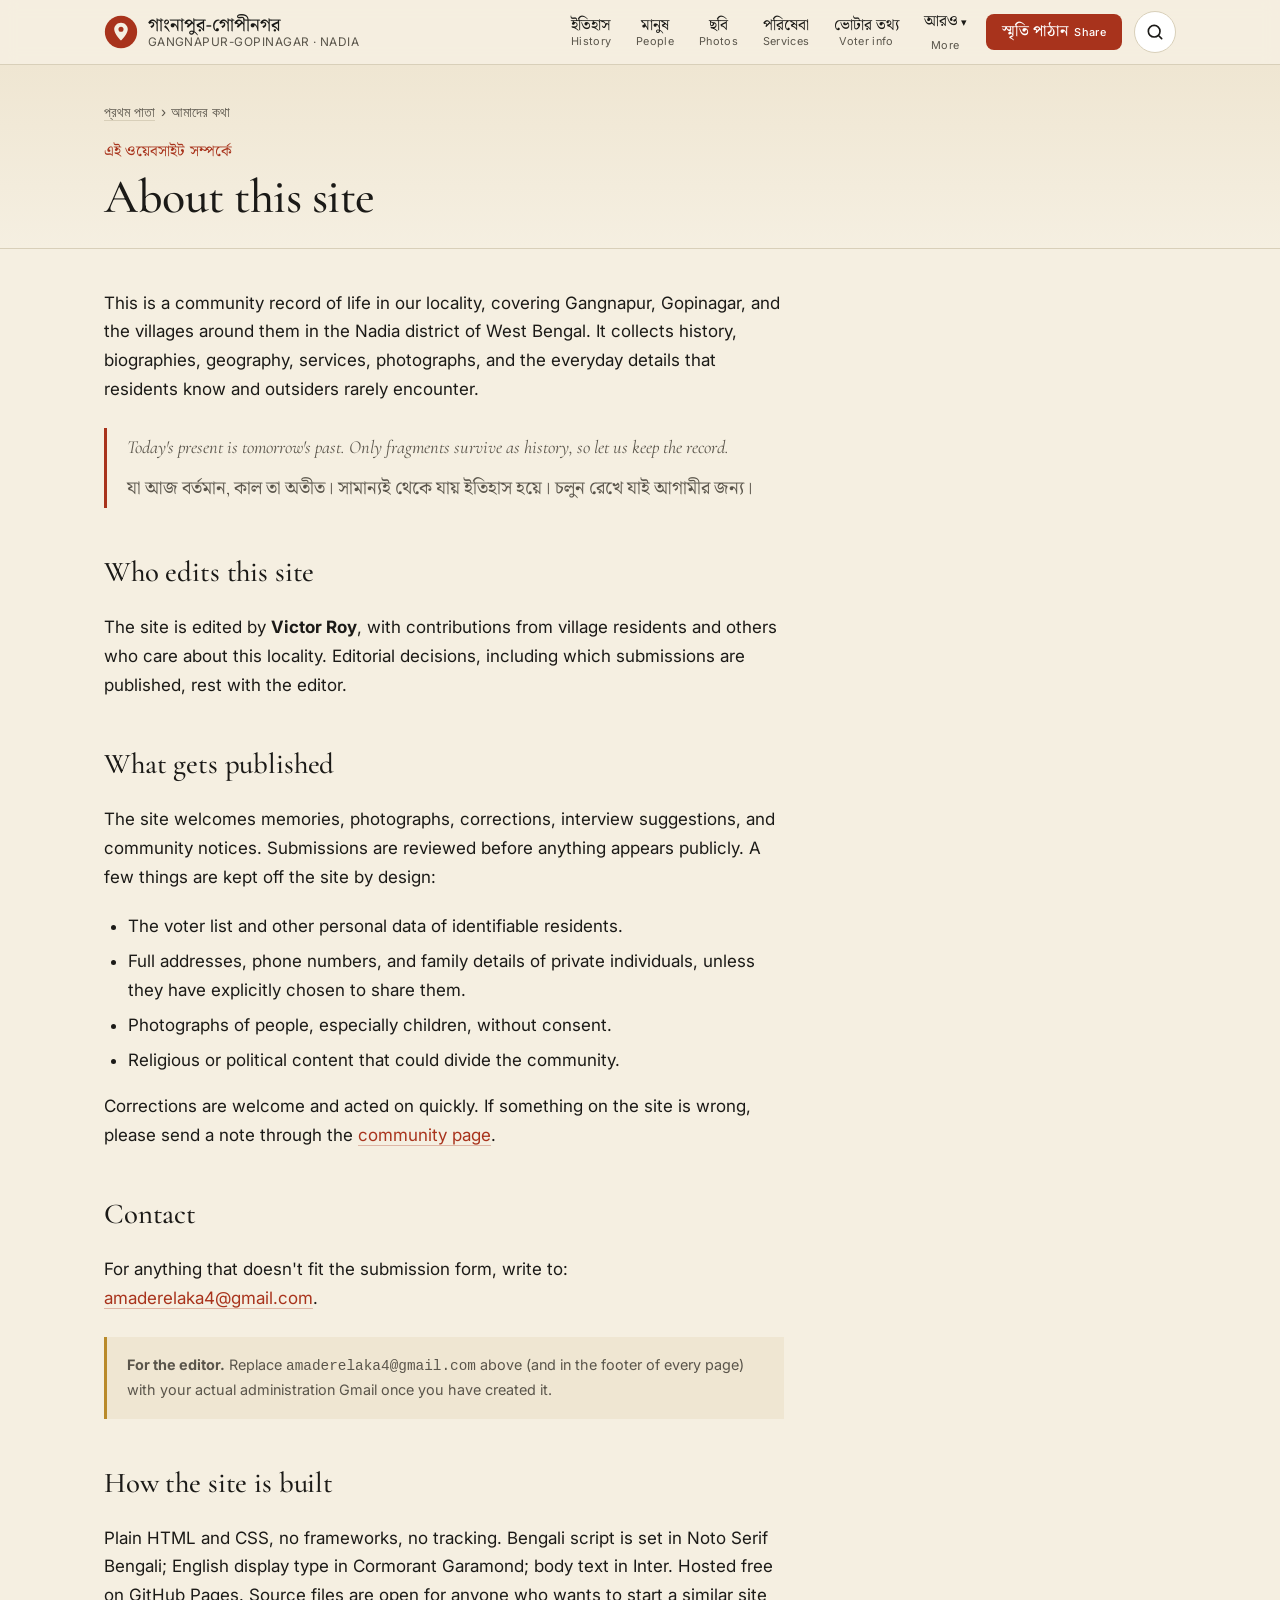
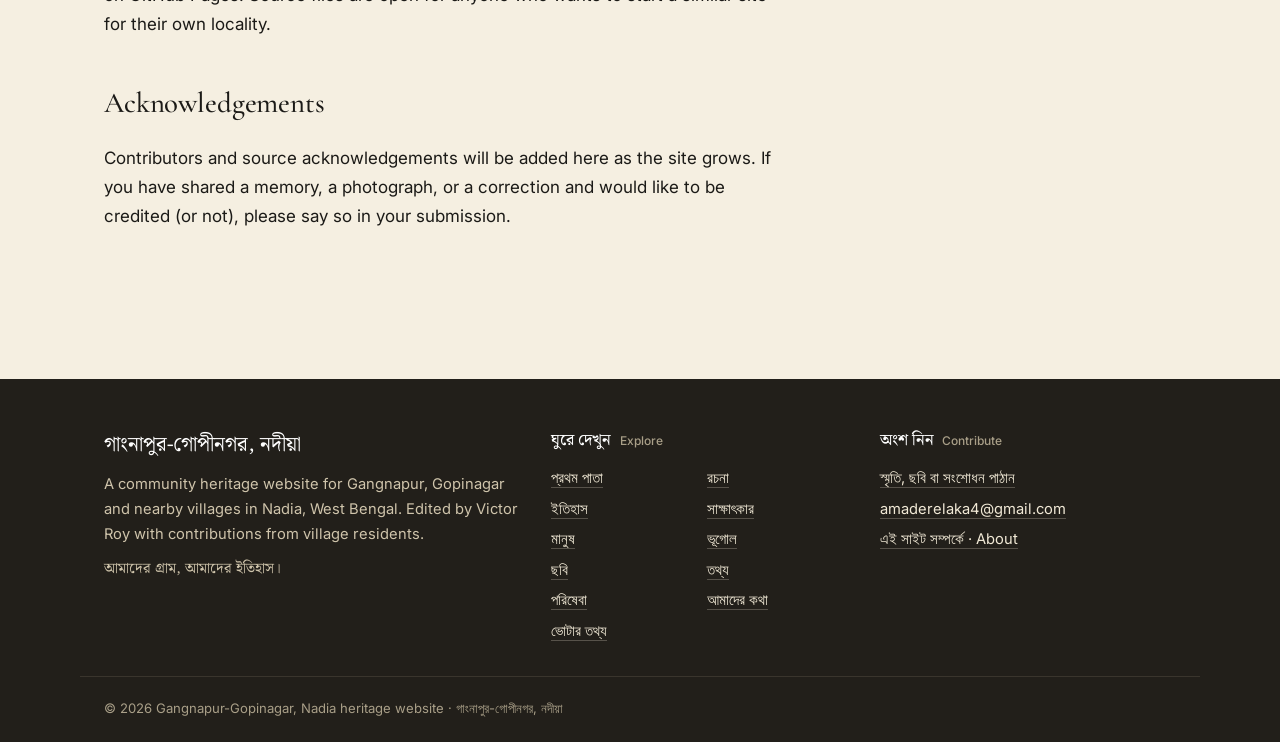
<file: about.html>
<!DOCTYPE html>
<html lang="en">
<head>
<meta charset="UTF-8">
<meta name="viewport" content="width=device-width, initial-scale=1">
<title>About the Gangnapur-Gopinagar heritage website | আমাদের সম্পর্কে</title>
<meta name="description" content="About this community heritage website for Gangnapur, Gopinagar and nearby villages in Nadia, West Bengal: who edits it and what it publishes.">
<link rel="canonical" href="https://gangnapur-gopinagar.github.io/about.html">
<meta property="og:type" content="website">
<meta property="og:site_name" content="Gangnapur-Gopinagar, Nadia | গাংনাপুর-গোপীনগর, নদীয়া">
<meta property="og:title" content="About the Gangnapur-Gopinagar heritage website | আমাদের সম্পর্কে">
<meta property="og:description" content="About this community heritage website for Gangnapur, Gopinagar and nearby villages in Nadia, West Bengal: who edits it and what it publishes.">
<meta property="og:url" content="https://gangnapur-gopinagar.github.io/about.html">
<meta property="og:image" content="https://gangnapur-gopinagar.github.io/images/GopinagarGangnapurHandDrawnMap.jpg">
<meta property="og:locale" content="bn_IN">
<meta property="og:locale:alternate" content="en_IN">
<meta name="twitter:card" content="summary_large_image">
<link rel="preconnect" href="https://fonts.googleapis.com">
<link rel="preconnect" href="https://fonts.gstatic.com" crossorigin>
<link href="https://fonts.googleapis.com/css2?family=Cormorant+Garamond:ital,wght@0,400;0,500;1,400&family=Inter:wght@400;500&family=Noto+Serif+Bengali:wght@400;500&display=swap" rel="stylesheet">
<link rel="stylesheet" href="css/style.css">
</head>
<body>

<a class="skip-link" href="#main">মূল অংশে যান · Skip to content</a>
<!-- ============================================================
     SHARED HEADER (same on every page; generated by the redesign)
     To mark the current page, add class="active" to its link.
     ============================================================ -->
<header class="site-header">
  <div class="wrap header-bar">
    <a class="brand" href="index.html" aria-label="Gangnapur-Gopinagar, Nadia: home">
      <svg viewBox="0 0 40 40" aria-hidden="true"><circle cx="20" cy="20" r="19" fill="#A8331C"/><path d="M20 9c-4.4 0-8 3.4-8 7.8 0 5.6 8 13.2 8 13.2s8-7.6 8-13.2C28 12.4 24.4 9 20 9zm0 10.8a3 3 0 110-6 3 3 0 010 6z" fill="#F5EFE1"/></svg>
      <span class="brand-text"><span class="brand-bn">গাংনাপুর-গোপীনগর</span><span class="brand-en">Gangnapur-Gopinagar · Nadia</span></span>
    </a>
    <nav id="site-nav" class="site-nav" aria-label="Primary">
      <ul>
        <li><a href="history.html"><span class="nb">ইতিহাস</span><span class="ne">History</span></a></li>
        <li><a href="people.html"><span class="nb">মানুষ</span><span class="ne">People</span></a></li>
        <li><a href="gallery.html"><span class="nb">ছবি</span><span class="ne">Photos</span></a></li>
        <li><a href="services.html"><span class="nb">পরিষেবা</span><span class="ne">Services</span></a></li>
        <li><a href="voter.html"><span class="nb">ভোটার তথ্য</span><span class="ne">Voter info</span></a></li>
        <li class="nav-more">
          <button type="button" class="more-btn" aria-expanded="false"><span class="nb">আরও</span><span class="ne">More</span></button>
          <ul class="more-menu">
            <li><a href="writings.html"><span class="nb">রচনা</span><span class="ne">Writings</span></a></li>
            <li><a href="interviews.html"><span class="nb">সাক্ষাৎকার</span><span class="ne">Interviews</span></a></li>
            <li><a href="geography.html"><span class="nb">ভূগোল</span><span class="ne">Geography</span></a></li>
            <li><a href="facts.html"><span class="nb">তথ্য</span><span class="ne">Facts</span></a></li>
            <li><a href="about.html" class="active" aria-current="page"><span class="nb">আমাদের কথা</span><span class="ne">About</span></a></li>
          </ul>
        </li>
        <li class="nav-cta"><a class="btn" href="community.html"><span class="nb">স্মৃতি পাঠান</span><span class="ne">Share</span></a></li>
      </ul>
    </nav>
    <button type="button" class="icon-btn search-toggle" aria-label="খুঁজুন · Search" aria-controls="site-search" aria-expanded="false"><svg viewBox="0 0 24 24" fill="none" stroke="currentColor" stroke-width="2" stroke-linecap="round" aria-hidden="true"><circle cx="11" cy="11" r="7"/><path d="M20 20l-3.5-3.5"/></svg></button>
    <button type="button" class="icon-btn menu-toggle" aria-label="মেনু · Menu" aria-controls="site-nav" aria-expanded="false"><svg viewBox="0 0 24 24" fill="none" stroke="currentColor" stroke-width="2" stroke-linecap="round" aria-hidden="true"><path d="M4 7h16M4 12h16M4 17h16"/></svg></button>
  </div>
  <div id="site-search" class="search-panel" hidden>
    <div class="wrap">
      <form class="search-form" role="search" data-results="#search-results-top">
        <label class="visually-hidden" for="q-top">Search this site</label>
        <input id="q-top" type="search" autocomplete="off" placeholder="খুঁজুন: দেবলগড়, স্কুল, ভোটার… · Search">
        <button type="submit">খুঁজুন</button>
      </form>
      <div id="search-results-top" class="search-results" aria-live="polite"></div>
    </div>
  </div>
</header>
<!-- END SHARED HEADER --><main id="main">

  <header class="page-head">
    <div class="wrap">
      <nav class="breadcrumb" aria-label="Breadcrumb"><a href="index.html">প্রথম পাতা</a><span aria-hidden="true">›</span><span>আমাদের কথা</span></nav>
      <p class="page-eyebrow">এই ওয়েবসাইট সম্পর্কে</p>
      <h1 class="page-title">About this site</h1>
    </div>
  </header>

  <div class="wrap">
    <article class="prose">

      <p>
        This is a community record of life in our locality, covering Gangnapur, Gopinagar, and the villages around them in the Nadia district of West Bengal. It collects history, biographies, geography, services, photographs, and the everyday details that residents know and outsiders rarely encounter.
      </p>

      <blockquote>
        Today's present is tomorrow's past. Only fragments survive as history, so let us keep the record.
        <span class="bangla" style="display:block; margin-top:0.6rem; font-style:normal;">যা আজ বর্তমান, কাল তা অতীত। সামান্যই থেকে যায় ইতিহাস হয়ে। চলুন রেখে যাই আগামীর জন্য।</span>
      </blockquote>

      <h2>Who edits this site</h2>
      <p>
        The site is edited by <strong>Victor Roy</strong>, with contributions from village residents and others who care about this locality. Editorial decisions, including which submissions are published, rest with the editor.
      </p>

      <h2>What gets published</h2>
      <p>
        The site welcomes memories, photographs, corrections, interview suggestions, and community notices. Submissions are reviewed before anything appears publicly. A few things are kept off the site by design:
      </p>
      <ul>
        <li>The voter list and other personal data of identifiable residents.</li>
        <li>Full addresses, phone numbers, and family details of private individuals, unless they have explicitly chosen to share them.</li>
        <li>Photographs of people, especially children, without consent.</li>
        <li>Religious or political content that could divide the community.</li>
      </ul>
      <p>
        Corrections are welcome and acted on quickly. If something on the site is wrong, please send a note through the <a href="community.html">community page</a>.
      </p>

      <h2>Contact</h2>
      <p>
        For anything that doesn't fit the submission form, write to: <a href="mailto:amaderelaka4@gmail.com">amaderelaka4@gmail.com</a>.
      </p>
      <div class="note">
        <strong>For the editor.</strong> Replace <code>amaderelaka4@gmail.com</code> above (and in the footer of every page) with your actual administration Gmail once you have created it.
      </div>

      <h2>How the site is built</h2>
      <p>
        Plain HTML and CSS, no frameworks, no tracking. Bengali script is set in Noto Serif Bengali; English display type in Cormorant Garamond; body text in Inter. Hosted free on GitHub Pages. Source files are open for anyone who wants to start a similar site for their own locality.
      </p>

      <h2>Acknowledgements</h2>
      <p>
        Contributors and source acknowledgements will be added here as the site grows. If you have shared a memory, a photograph, or a correction and would like to be credited (or not), please say so in your submission.
      </p>

    </article>
  </div>

</main>

<!-- ============================================================
     SHARED FOOTER (same on every page)
     ============================================================ -->
<footer class="site-footer">
  <div class="wrap footer-grid">
    <div>
      <p class="footer-brand">গাংনাপুর-গোপীনগর, নদীয়া</p>
      <p>A community heritage website for Gangnapur, Gopinagar and nearby villages in Nadia, West Bengal. Edited by Victor Roy with contributions from village residents.</p>
      <p class="bangla">আমাদের গ্রাম, আমাদের ইতিহাস।</p>
    </div>
    <div>
      <h2>ঘুরে দেখুন <span class="en">Explore</span></h2>
      <ul>
        <li><a href="index.html">প্রথম পাতা</a></li>
        <li><a href="history.html">ইতিহাস</a></li>
        <li><a href="people.html">মানুষ</a></li>
        <li><a href="gallery.html">ছবি</a></li>
        <li><a href="services.html">পরিষেবা</a></li>
        <li><a href="voter.html">ভোটার তথ্য</a></li>
        <li><a href="writings.html">রচনা</a></li>
        <li><a href="interviews.html">সাক্ষাৎকার</a></li>
        <li><a href="geography.html">ভূগোল</a></li>
        <li><a href="facts.html">তথ্য</a></li>
        <li><a href="about.html">আমাদের কথা</a></li>
      </ul>
    </div>
    <div class="contribute">
      <h2>অংশ নিন <span class="en">Contribute</span></h2>
      <ul>
        <li><a href="community.html">স্মৃতি, ছবি বা সংশোধন পাঠান</a></li>
        <li><a href="mailto:amaderelaka4@gmail.com">amaderelaka4@gmail.com</a></li>
        <li><a href="about.html">এই সাইট সম্পর্কে · About</a></li>
      </ul>
    </div>
  </div>
  <div class="wrap footer-base">© <span id="year"></span> Gangnapur-Gopinagar, Nadia heritage website · গাংনাপুর-গোপীনগর, নদীয়া</div>
</footer>
<button type="button" class="to-top" aria-label="উপরে যান · Back to top" hidden>↑</button>
<script src="js/site.js" defer></script>
<!-- END SHARED FOOTER --></body>
</html>
</file>
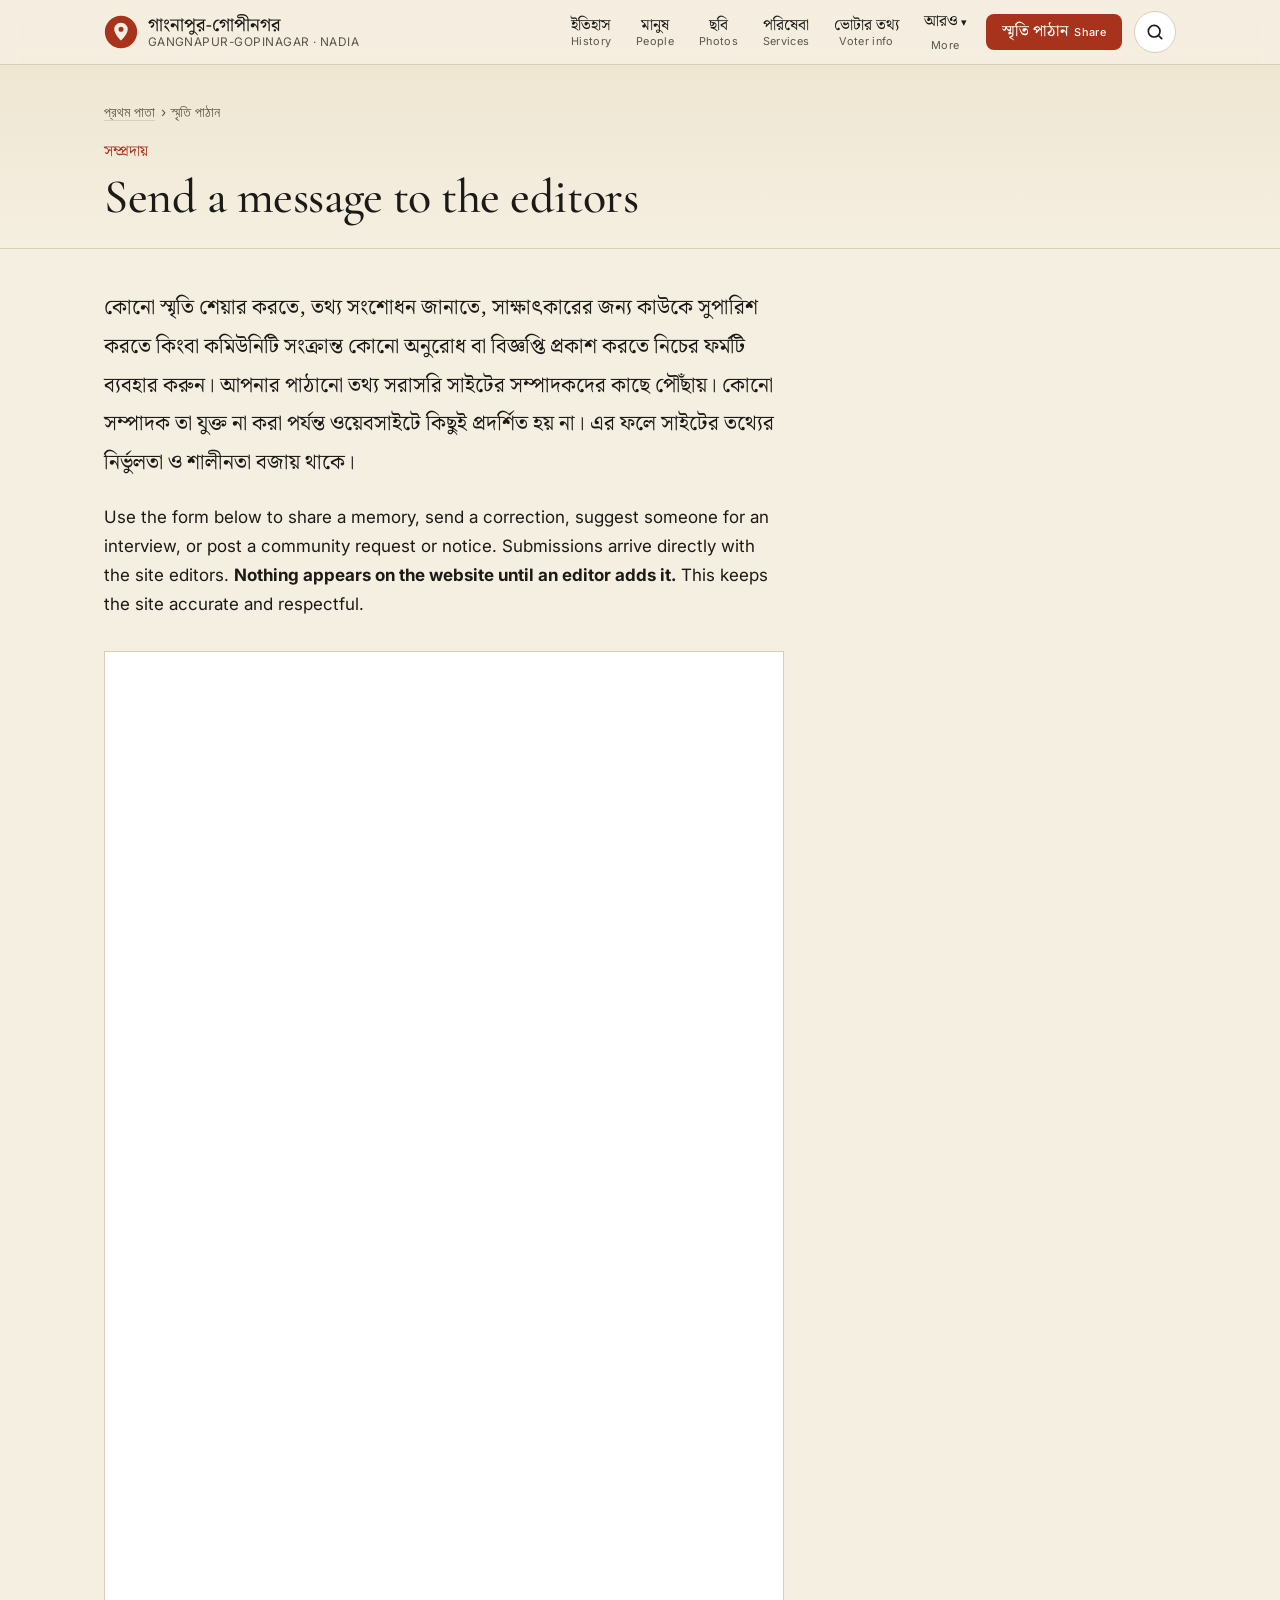
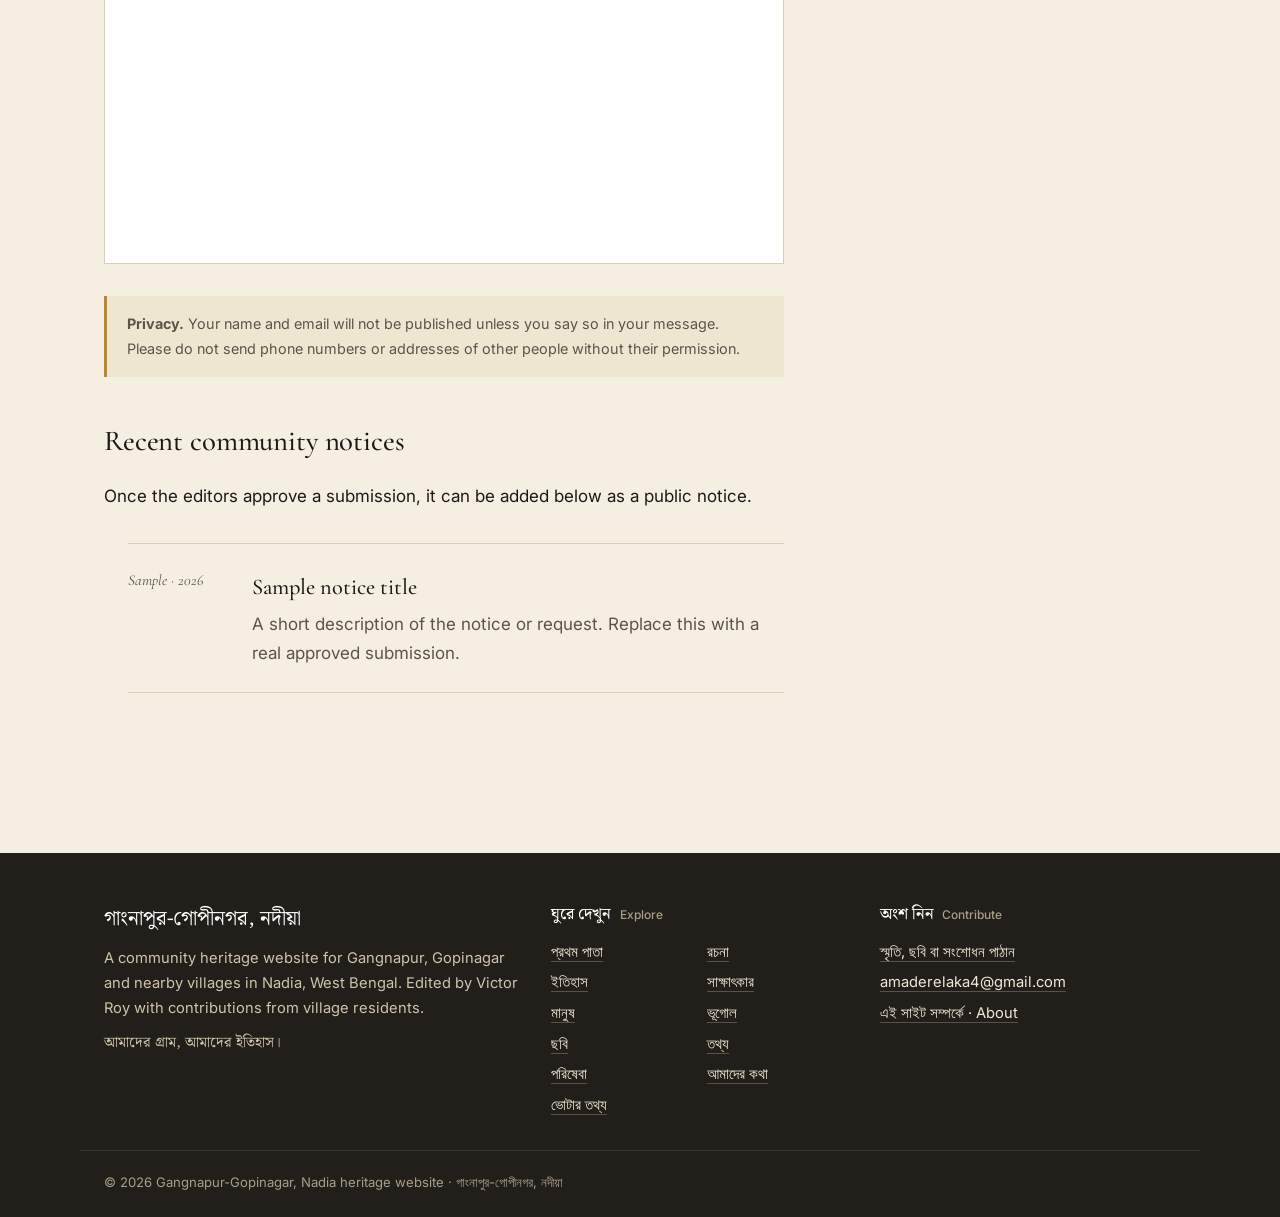
<file: community.html>
<!DOCTYPE html>
<html lang="en">
<head>
<meta charset="UTF-8">
<meta name="viewport" content="width=device-width, initial-scale=1">
<title>Share memories and corrections | Gangnapur-Gopinagar community</title>
<meta name="description" content="Residents of Gangnapur, Gopinagar and nearby villages can share memories, photos, corrections and community notices with the website's editors.">
<link rel="canonical" href="https://gangnapur-gopinagar.github.io/community.html">
<meta property="og:type" content="website">
<meta property="og:site_name" content="Gangnapur-Gopinagar, Nadia | গাংনাপুর-গোপীনগর, নদীয়া">
<meta property="og:title" content="Share memories and corrections | Gangnapur-Gopinagar community">
<meta property="og:description" content="Residents of Gangnapur, Gopinagar and nearby villages can share memories, photos, corrections and community notices with the website's editors.">
<meta property="og:url" content="https://gangnapur-gopinagar.github.io/community.html">
<meta property="og:image" content="https://gangnapur-gopinagar.github.io/images/GopinagarGangnapurHandDrawnMap.jpg">
<meta property="og:locale" content="bn_IN">
<meta property="og:locale:alternate" content="en_IN">
<meta name="twitter:card" content="summary_large_image">
<link rel="preconnect" href="https://fonts.googleapis.com">
<link rel="preconnect" href="https://fonts.gstatic.com" crossorigin>
<link href="https://fonts.googleapis.com/css2?family=Cormorant+Garamond:ital,wght@0,400;0,500;1,400&family=Inter:wght@400;500&family=Noto+Serif+Bengali:wght@400;500&display=swap" rel="stylesheet">
<link rel="stylesheet" href="css/style.css">
</head>
<body>

<a class="skip-link" href="#main">মূল অংশে যান · Skip to content</a>
<!-- ============================================================
     SHARED HEADER (same on every page; generated by the redesign)
     To mark the current page, add class="active" to its link.
     ============================================================ -->
<header class="site-header">
  <div class="wrap header-bar">
    <a class="brand" href="index.html" aria-label="Gangnapur-Gopinagar, Nadia: home">
      <svg viewBox="0 0 40 40" aria-hidden="true"><circle cx="20" cy="20" r="19" fill="#A8331C"/><path d="M20 9c-4.4 0-8 3.4-8 7.8 0 5.6 8 13.2 8 13.2s8-7.6 8-13.2C28 12.4 24.4 9 20 9zm0 10.8a3 3 0 110-6 3 3 0 010 6z" fill="#F5EFE1"/></svg>
      <span class="brand-text"><span class="brand-bn">গাংনাপুর-গোপীনগর</span><span class="brand-en">Gangnapur-Gopinagar · Nadia</span></span>
    </a>
    <nav id="site-nav" class="site-nav" aria-label="Primary">
      <ul>
        <li><a href="history.html"><span class="nb">ইতিহাস</span><span class="ne">History</span></a></li>
        <li><a href="people.html"><span class="nb">মানুষ</span><span class="ne">People</span></a></li>
        <li><a href="gallery.html"><span class="nb">ছবি</span><span class="ne">Photos</span></a></li>
        <li><a href="services.html"><span class="nb">পরিষেবা</span><span class="ne">Services</span></a></li>
        <li><a href="voter.html"><span class="nb">ভোটার তথ্য</span><span class="ne">Voter info</span></a></li>
        <li class="nav-more">
          <button type="button" class="more-btn" aria-expanded="false"><span class="nb">আরও</span><span class="ne">More</span></button>
          <ul class="more-menu">
            <li><a href="writings.html"><span class="nb">রচনা</span><span class="ne">Writings</span></a></li>
            <li><a href="interviews.html"><span class="nb">সাক্ষাৎকার</span><span class="ne">Interviews</span></a></li>
            <li><a href="geography.html"><span class="nb">ভূগোল</span><span class="ne">Geography</span></a></li>
            <li><a href="facts.html"><span class="nb">তথ্য</span><span class="ne">Facts</span></a></li>
            <li><a href="about.html"><span class="nb">আমাদের কথা</span><span class="ne">About</span></a></li>
          </ul>
        </li>
        <li class="nav-cta"><a class="btn" href="community.html"><span class="nb">স্মৃতি পাঠান</span><span class="ne">Share</span></a></li>
      </ul>
    </nav>
    <button type="button" class="icon-btn search-toggle" aria-label="খুঁজুন · Search" aria-controls="site-search" aria-expanded="false"><svg viewBox="0 0 24 24" fill="none" stroke="currentColor" stroke-width="2" stroke-linecap="round" aria-hidden="true"><circle cx="11" cy="11" r="7"/><path d="M20 20l-3.5-3.5"/></svg></button>
    <button type="button" class="icon-btn menu-toggle" aria-label="মেনু · Menu" aria-controls="site-nav" aria-expanded="false"><svg viewBox="0 0 24 24" fill="none" stroke="currentColor" stroke-width="2" stroke-linecap="round" aria-hidden="true"><path d="M4 7h16M4 12h16M4 17h16"/></svg></button>
  </div>
  <div id="site-search" class="search-panel" hidden>
    <div class="wrap">
      <form class="search-form" role="search" data-results="#search-results-top">
        <label class="visually-hidden" for="q-top">Search this site</label>
        <input id="q-top" type="search" autocomplete="off" placeholder="খুঁজুন: দেবলগড়, স্কুল, ভোটার… · Search">
        <button type="submit">খুঁজুন</button>
      </form>
      <div id="search-results-top" class="search-results" aria-live="polite"></div>
    </div>
  </div>
</header>
<!-- END SHARED HEADER --><main id="main">

  <header class="page-head">
    <div class="wrap">
      <nav class="breadcrumb" aria-label="Breadcrumb"><a href="index.html">প্রথম পাতা</a><span aria-hidden="true">›</span><span>স্মৃতি পাঠান</span></nav>
      <p class="page-eyebrow">সম্প্রদায়</p>
      <h1 class="page-title">Send a message to the editors</h1>
    </div>
  </header>

  <div class="wrap">
    <article class="prose">
<p lang="bn"> কোনো স্মৃতি শেয়ার করতে, তথ্য সংশোধন জানাতে, সাক্ষাৎকারের জন্য কাউকে সুপারিশ করতে কিংবা কমিউনিটি সংক্রান্ত কোনো অনুরোধ বা বিজ্ঞপ্তি প্রকাশ করতে নিচের ফর্মটি ব্যবহার করুন। আপনার পাঠানো তথ্য সরাসরি সাইটের সম্পাদকদের কাছে পৌঁছায়। কোনো সম্পাদক তা যুক্ত না করা পর্যন্ত ওয়েবসাইটে কিছুই প্রদর্শিত হয় না। এর ফলে সাইটের তথ্যের নির্ভুলতা ও শালীনতা বজায় থাকে। </p>
      <p>
        Use the form below to share a memory, send a correction, suggest someone for an interview, or post a community request or notice. Submissions arrive directly with the site editors. <strong>Nothing appears on the website until an editor adds it.</strong> This keeps the site accurate and respectful.
      </p>

      <!--
        =====================================================
        GOOGLE FORM SETUP — read before going live
        =====================================================
        The site uses a Google Form for submissions. It is
        free, has no submission cap, and the results go into
        a Google Sheet you control.

        To activate:
          1. Go to https://forms.google.com and create a form.
             Suggested fields: Name, Village, Email,
             Type of submission (multiple choice), Message.
          2. Open your form, click "Send" (top right),
             then click the <> embed icon.
          3. Copy the <iframe> code Google gives you.
          4. Paste it inside the <div class="form-embed">
             block below, replacing the placeholder iframe.
          5. Optional: in the form's "Responses" tab, click
             the Sheets icon to send all submissions to a
             Google Sheet for easy review.

        Approved submissions can then be added to the
        "Recent community notices" list further down this page.
        =====================================================
      -->

      <div class="form-embed">
        <!-- EDIT: replace the iframe below with the one Google gives you -->
       
          <iframe src="https://docs.google.com/forms/d/e/1FAIpQLSdZK1JL1VFiOJckKtPBLARMQwDcWJ4YLjbJf41Wt07LIeZP2A/viewform?embedded=true" width="640" height="1195" frameborder="0" marginheight="0" marginwidth="0">Loading…</iframe>
     
      </div>

      <div class="note">
        <strong>Privacy.</strong> Your name and email will not be published unless you say so in your message. Please do not send phone numbers or addresses of other people without their permission.
      </div>

      <h2>Recent community notices</h2>
      <p>
        Once the editors approve a submission, it can be added below as a public notice.
      </p>

      <!-- EDIT: when you approve a submission, copy this <li> block and fill it in -->
      <ul class="entry-list">
        <li>
          <div class="entry-meta">Sample · 2026</div>
          <div class="entry-body">
            <h3>Sample notice title</h3>
            <p>A short description of the notice or request. Replace this with a real approved submission.</p>
          </div>
        </li>
      </ul>

    </article>
  </div>

</main>

<!-- ============================================================
     SHARED FOOTER (same on every page)
     ============================================================ -->
<footer class="site-footer">
  <div class="wrap footer-grid">
    <div>
      <p class="footer-brand">গাংনাপুর-গোপীনগর, নদীয়া</p>
      <p>A community heritage website for Gangnapur, Gopinagar and nearby villages in Nadia, West Bengal. Edited by Victor Roy with contributions from village residents.</p>
      <p class="bangla">আমাদের গ্রাম, আমাদের ইতিহাস।</p>
    </div>
    <div>
      <h2>ঘুরে দেখুন <span class="en">Explore</span></h2>
      <ul>
        <li><a href="index.html">প্রথম পাতা</a></li>
        <li><a href="history.html">ইতিহাস</a></li>
        <li><a href="people.html">মানুষ</a></li>
        <li><a href="gallery.html">ছবি</a></li>
        <li><a href="services.html">পরিষেবা</a></li>
        <li><a href="voter.html">ভোটার তথ্য</a></li>
        <li><a href="writings.html">রচনা</a></li>
        <li><a href="interviews.html">সাক্ষাৎকার</a></li>
        <li><a href="geography.html">ভূগোল</a></li>
        <li><a href="facts.html">তথ্য</a></li>
        <li><a href="about.html">আমাদের কথা</a></li>
      </ul>
    </div>
    <div class="contribute">
      <h2>অংশ নিন <span class="en">Contribute</span></h2>
      <ul>
        <li><a href="community.html">স্মৃতি, ছবি বা সংশোধন পাঠান</a></li>
        <li><a href="mailto:amaderelaka4@gmail.com">amaderelaka4@gmail.com</a></li>
        <li><a href="about.html">এই সাইট সম্পর্কে · About</a></li>
      </ul>
    </div>
  </div>
  <div class="wrap footer-base">© <span id="year"></span> Gangnapur-Gopinagar, Nadia heritage website · গাংনাপুর-গোপীনগর, নদীয়া</div>
</footer>
<button type="button" class="to-top" aria-label="উপরে যান · Back to top" hidden>↑</button>
<script src="js/site.js" defer></script>
<!-- END SHARED FOOTER --></body>
</html>
</file>
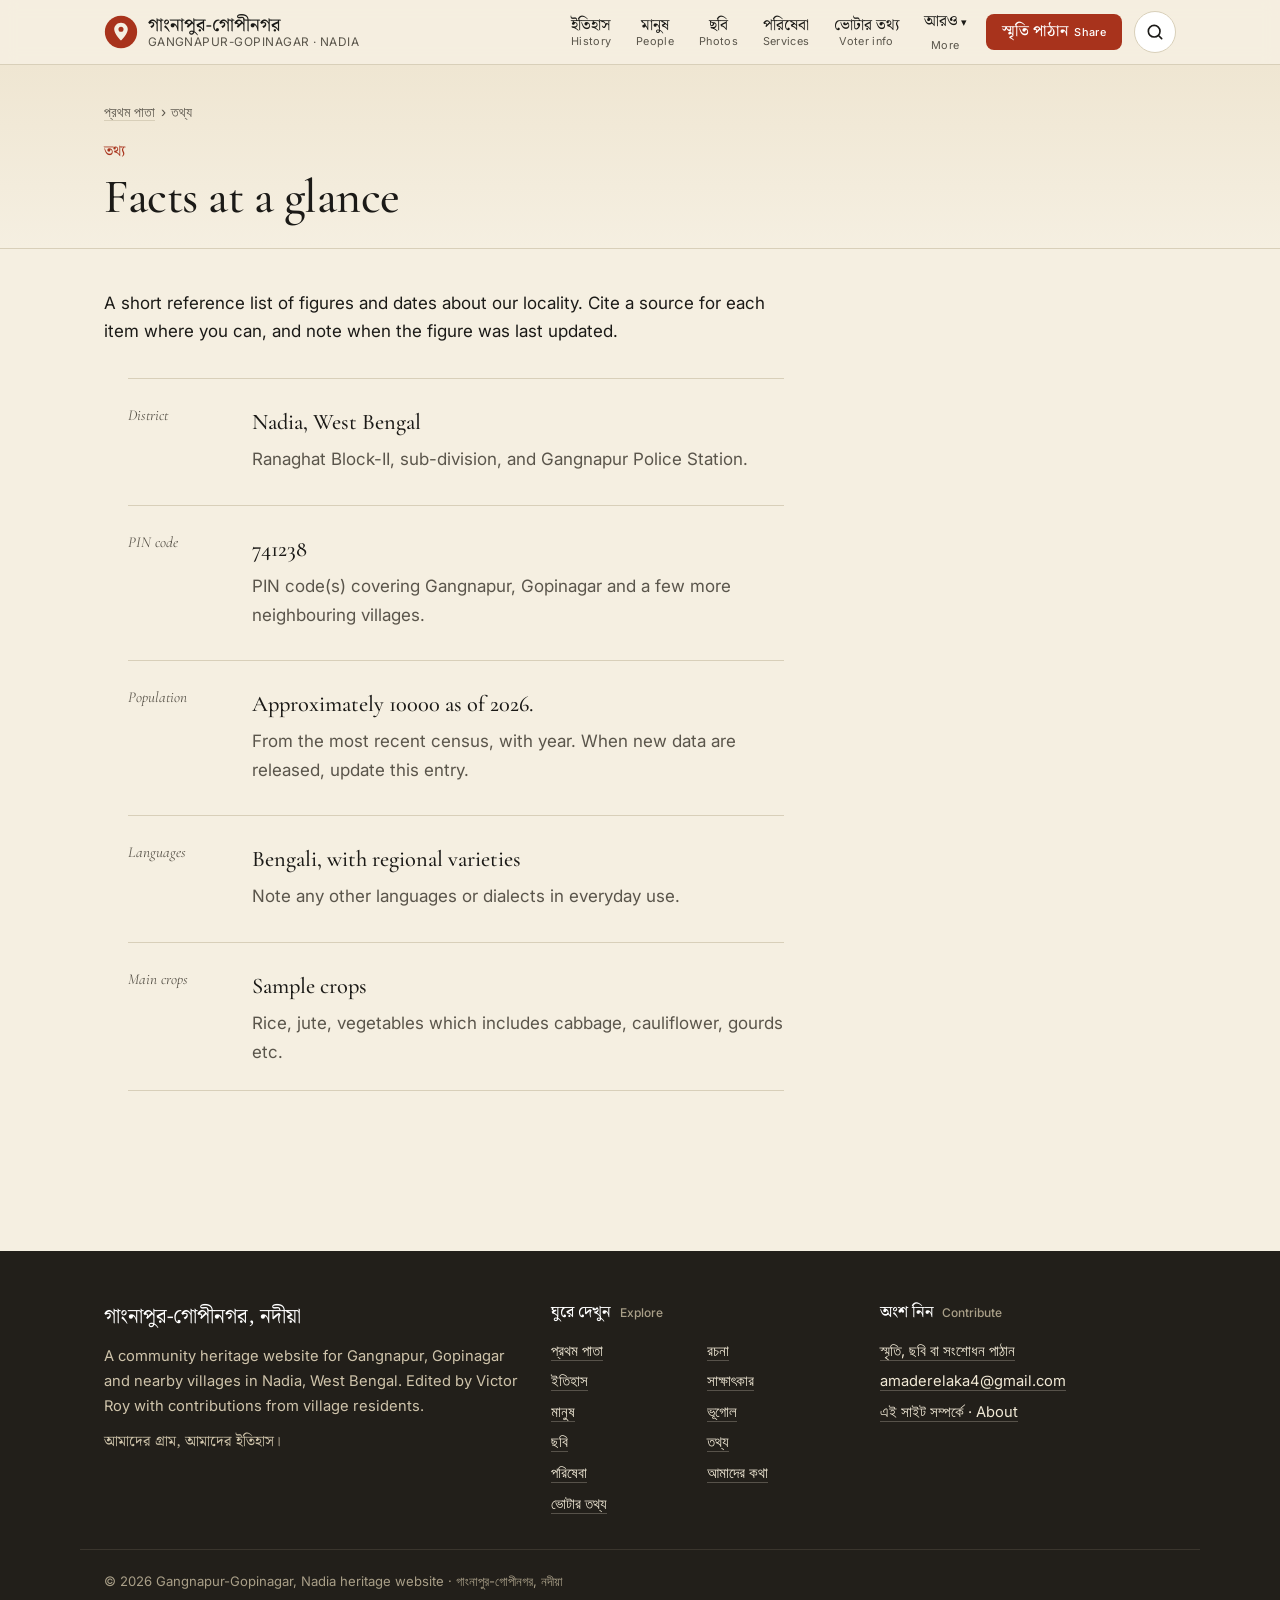
<file: facts.html>
<!DOCTYPE html>
<html lang="en">
<head>
<meta charset="UTF-8">
<meta name="viewport" content="width=device-width, initial-scale=1">
<title>Facts about Gangnapur and Gopinagar: PIN 741238, Nadia | তথ্য</title>
<meta name="description" content="Quick facts about Gangnapur, Gopinagar and nearby villages: Nadia district, Ranaghat, Gangnapur police station, PIN code 741238, population and more.">
<link rel="canonical" href="https://gangnapur-gopinagar.github.io/facts.html">
<meta property="og:type" content="website">
<meta property="og:site_name" content="Gangnapur-Gopinagar, Nadia | গাংনাপুর-গোপীনগর, নদীয়া">
<meta property="og:title" content="Facts about Gangnapur and Gopinagar: PIN 741238, Nadia | তথ্য">
<meta property="og:description" content="Quick facts about Gangnapur, Gopinagar and nearby villages: Nadia district, Ranaghat, Gangnapur police station, PIN code 741238, population and more.">
<meta property="og:url" content="https://gangnapur-gopinagar.github.io/facts.html">
<meta property="og:image" content="https://gangnapur-gopinagar.github.io/images/GopinagarGangnapurHandDrawnMap.jpg">
<meta property="og:locale" content="bn_IN">
<meta property="og:locale:alternate" content="en_IN">
<meta name="twitter:card" content="summary_large_image">
<link rel="preconnect" href="https://fonts.googleapis.com">
<link rel="preconnect" href="https://fonts.gstatic.com" crossorigin>
<link href="https://fonts.googleapis.com/css2?family=Cormorant+Garamond:ital,wght@0,400;0,500;1,400&family=Inter:wght@400;500&family=Noto+Serif+Bengali:wght@400;500&display=swap" rel="stylesheet">
<link rel="stylesheet" href="css/style.css">
</head>
<body>

<a class="skip-link" href="#main">মূল অংশে যান · Skip to content</a>
<!-- ============================================================
     SHARED HEADER (same on every page; generated by the redesign)
     To mark the current page, add class="active" to its link.
     ============================================================ -->
<header class="site-header">
  <div class="wrap header-bar">
    <a class="brand" href="index.html" aria-label="Gangnapur-Gopinagar, Nadia: home">
      <svg viewBox="0 0 40 40" aria-hidden="true"><circle cx="20" cy="20" r="19" fill="#A8331C"/><path d="M20 9c-4.4 0-8 3.4-8 7.8 0 5.6 8 13.2 8 13.2s8-7.6 8-13.2C28 12.4 24.4 9 20 9zm0 10.8a3 3 0 110-6 3 3 0 010 6z" fill="#F5EFE1"/></svg>
      <span class="brand-text"><span class="brand-bn">গাংনাপুর-গোপীনগর</span><span class="brand-en">Gangnapur-Gopinagar · Nadia</span></span>
    </a>
    <nav id="site-nav" class="site-nav" aria-label="Primary">
      <ul>
        <li><a href="history.html"><span class="nb">ইতিহাস</span><span class="ne">History</span></a></li>
        <li><a href="people.html"><span class="nb">মানুষ</span><span class="ne">People</span></a></li>
        <li><a href="gallery.html"><span class="nb">ছবি</span><span class="ne">Photos</span></a></li>
        <li><a href="services.html"><span class="nb">পরিষেবা</span><span class="ne">Services</span></a></li>
        <li><a href="voter.html"><span class="nb">ভোটার তথ্য</span><span class="ne">Voter info</span></a></li>
        <li class="nav-more">
          <button type="button" class="more-btn" aria-expanded="false"><span class="nb">আরও</span><span class="ne">More</span></button>
          <ul class="more-menu">
            <li><a href="writings.html"><span class="nb">রচনা</span><span class="ne">Writings</span></a></li>
            <li><a href="interviews.html"><span class="nb">সাক্ষাৎকার</span><span class="ne">Interviews</span></a></li>
            <li><a href="geography.html"><span class="nb">ভূগোল</span><span class="ne">Geography</span></a></li>
            <li><a href="facts.html" class="active" aria-current="page"><span class="nb">তথ্য</span><span class="ne">Facts</span></a></li>
            <li><a href="about.html"><span class="nb">আমাদের কথা</span><span class="ne">About</span></a></li>
          </ul>
        </li>
        <li class="nav-cta"><a class="btn" href="community.html"><span class="nb">স্মৃতি পাঠান</span><span class="ne">Share</span></a></li>
      </ul>
    </nav>
    <button type="button" class="icon-btn search-toggle" aria-label="খুঁজুন · Search" aria-controls="site-search" aria-expanded="false"><svg viewBox="0 0 24 24" fill="none" stroke="currentColor" stroke-width="2" stroke-linecap="round" aria-hidden="true"><circle cx="11" cy="11" r="7"/><path d="M20 20l-3.5-3.5"/></svg></button>
    <button type="button" class="icon-btn menu-toggle" aria-label="মেনু · Menu" aria-controls="site-nav" aria-expanded="false"><svg viewBox="0 0 24 24" fill="none" stroke="currentColor" stroke-width="2" stroke-linecap="round" aria-hidden="true"><path d="M4 7h16M4 12h16M4 17h16"/></svg></button>
  </div>
  <div id="site-search" class="search-panel" hidden>
    <div class="wrap">
      <form class="search-form" role="search" data-results="#search-results-top">
        <label class="visually-hidden" for="q-top">Search this site</label>
        <input id="q-top" type="search" autocomplete="off" placeholder="খুঁজুন: দেবলগড়, স্কুল, ভোটার… · Search">
        <button type="submit">খুঁজুন</button>
      </form>
      <div id="search-results-top" class="search-results" aria-live="polite"></div>
    </div>
  </div>
</header>
<!-- END SHARED HEADER --><main id="main">

  <header class="page-head">
    <div class="wrap">
      <nav class="breadcrumb" aria-label="Breadcrumb"><a href="index.html">প্রথম পাতা</a><span aria-hidden="true">›</span><span>তথ্য</span></nav>
      <p class="page-eyebrow">তথ্য</p>
      <h1 class="page-title">Facts at a glance</h1>
    </div>
  </header>

  <div class="wrap">
    <article class="prose">

      <p>
        A short reference list of figures and dates about our locality. Cite a source for each item where you can, and note when the figure was last updated.
      </p>

      <ul class="entry-list">

        <li>
          <div class="entry-meta">District</div>
          <div class="entry-body">
            <h3>Nadia, West Bengal</h3>
            <p>Ranaghat Block-II, sub-division, and Gangnapur Police Station.</p>
          </div>
        </li>

        <li>
          <div class="entry-meta">PIN code</div>
          <div class="entry-body">
            <h3>741238</h3>
            <p> PIN code(s) covering Gangnapur, Gopinagar and a few more neighbouring villages.</p>
          </div>
        </li>

        <li>
          <div class="entry-meta">Population</div>
          <div class="entry-body">
            <h3>Approximately 10000 as of 2026.</h3>
            <p>From the most recent census, with year. When new data are released, update this entry.</p>
          </div>
        </li>

        <li>
          <div class="entry-meta">Languages</div>
          <div class="entry-body">
            <h3>Bengali, with regional varieties</h3>
            <p>Note any other languages or dialects in everyday use.</p>
          </div>
        </li>

        <li>
          <div class="entry-meta">Main crops</div>
          <div class="entry-body">
            <h3>Sample crops</h3>
            <p>Rice, jute, vegetables which includes cabbage, cauliflower, gourds etc.</p>
          </div>
        </li>

      </ul>

    </article>
  </div>

</main>

<!-- ============================================================
     SHARED FOOTER (same on every page)
     ============================================================ -->
<footer class="site-footer">
  <div class="wrap footer-grid">
    <div>
      <p class="footer-brand">গাংনাপুর-গোপীনগর, নদীয়া</p>
      <p>A community heritage website for Gangnapur, Gopinagar and nearby villages in Nadia, West Bengal. Edited by Victor Roy with contributions from village residents.</p>
      <p class="bangla">আমাদের গ্রাম, আমাদের ইতিহাস।</p>
    </div>
    <div>
      <h2>ঘুরে দেখুন <span class="en">Explore</span></h2>
      <ul>
        <li><a href="index.html">প্রথম পাতা</a></li>
        <li><a href="history.html">ইতিহাস</a></li>
        <li><a href="people.html">মানুষ</a></li>
        <li><a href="gallery.html">ছবি</a></li>
        <li><a href="services.html">পরিষেবা</a></li>
        <li><a href="voter.html">ভোটার তথ্য</a></li>
        <li><a href="writings.html">রচনা</a></li>
        <li><a href="interviews.html">সাক্ষাৎকার</a></li>
        <li><a href="geography.html">ভূগোল</a></li>
        <li><a href="facts.html">তথ্য</a></li>
        <li><a href="about.html">আমাদের কথা</a></li>
      </ul>
    </div>
    <div class="contribute">
      <h2>অংশ নিন <span class="en">Contribute</span></h2>
      <ul>
        <li><a href="community.html">স্মৃতি, ছবি বা সংশোধন পাঠান</a></li>
        <li><a href="mailto:amaderelaka4@gmail.com">amaderelaka4@gmail.com</a></li>
        <li><a href="about.html">এই সাইট সম্পর্কে · About</a></li>
      </ul>
    </div>
  </div>
  <div class="wrap footer-base">© <span id="year"></span> Gangnapur-Gopinagar, Nadia heritage website · গাংনাপুর-গোপীনগর, নদীয়া</div>
</footer>
<button type="button" class="to-top" aria-label="উপরে যান · Back to top" hidden>↑</button>
<script src="js/site.js" defer></script>
<!-- END SHARED FOOTER --></body>
</html>
</file>
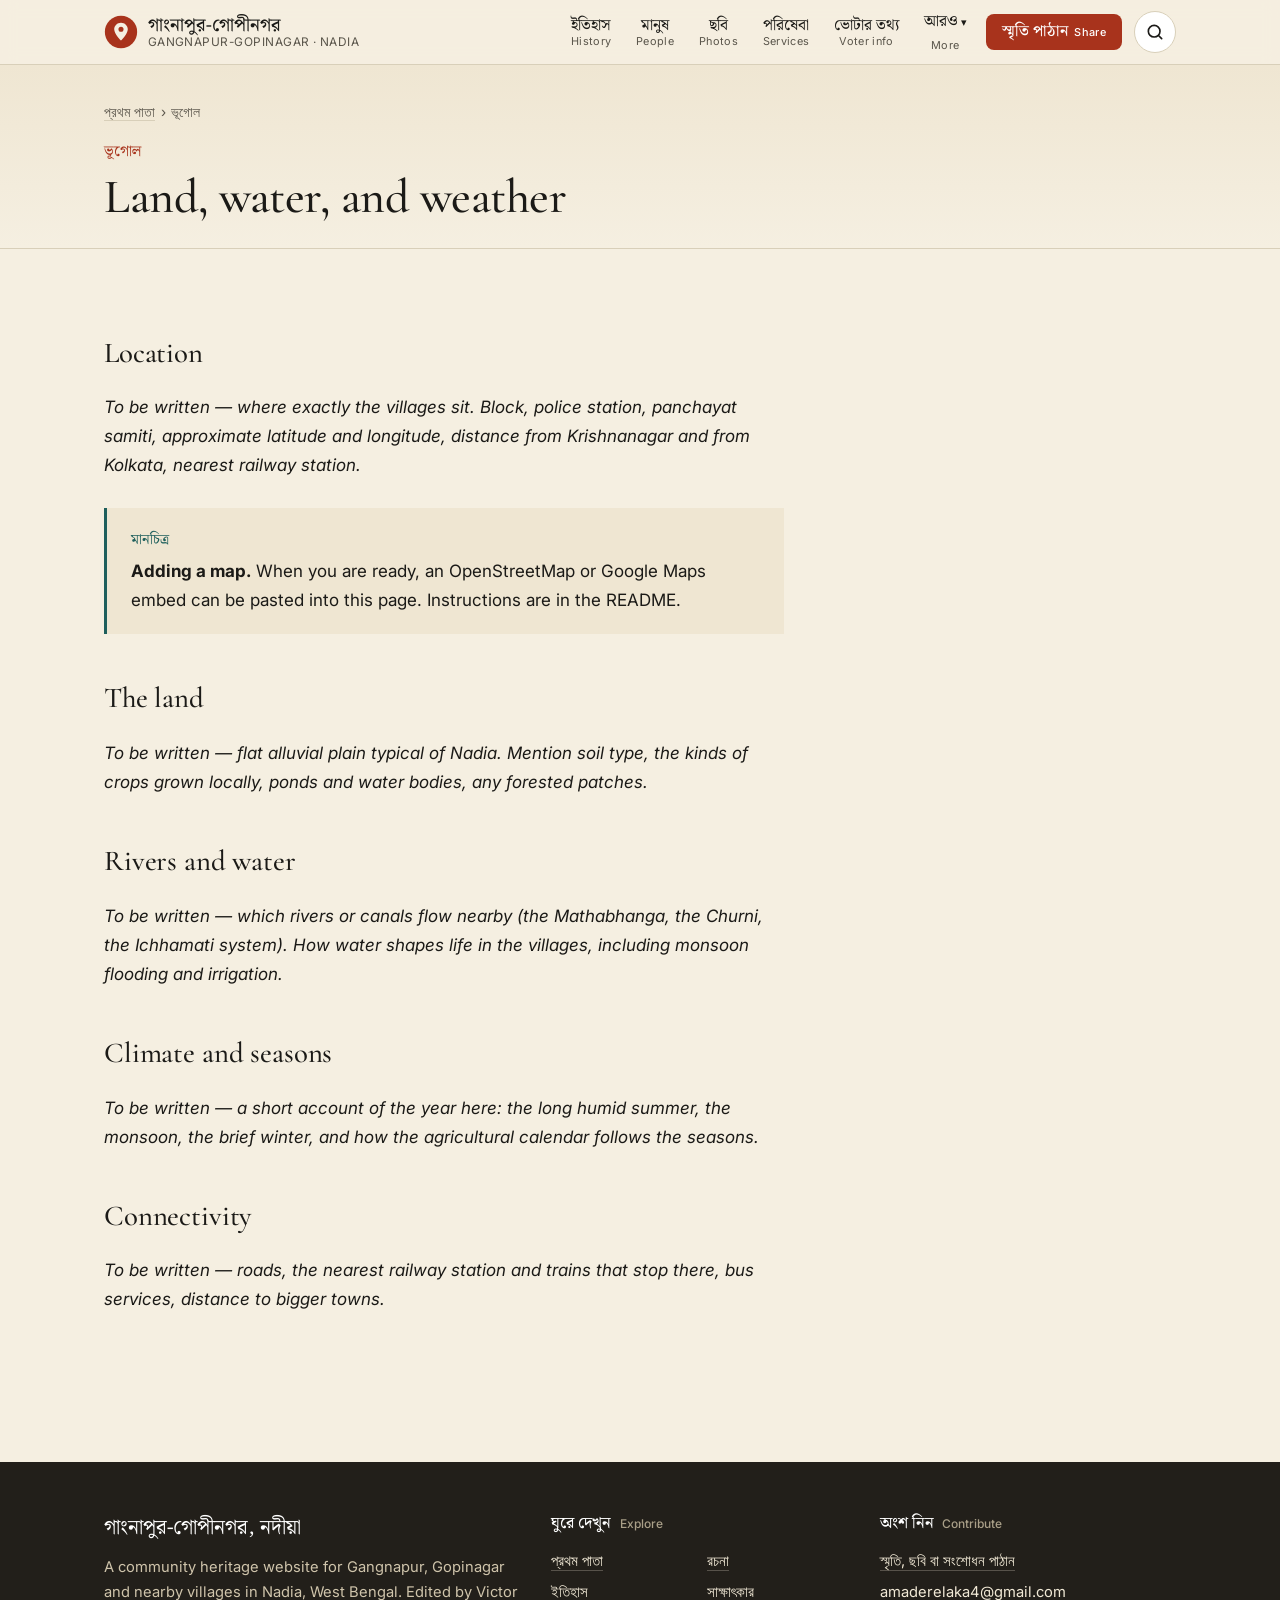
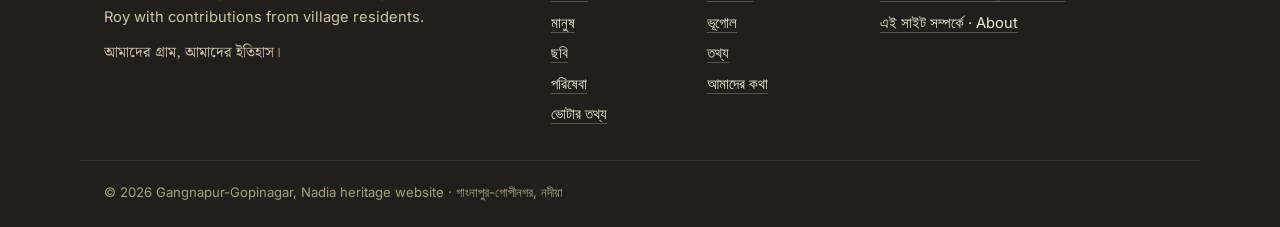
<file: geography.html>
<!DOCTYPE html>
<html lang="en">
<head>
<meta charset="UTF-8">
<meta name="viewport" content="width=device-width, initial-scale=1">
<title>Geography of Gangnapur and Gopinagar, Nadia | ভূগোল</title>
<meta name="description" content="Land, water, climate and location of Gangnapur, Gopinagar and nearby villages in Nadia district, West Bengal.">
<link rel="canonical" href="https://gangnapur-gopinagar.github.io/geography.html">
<meta property="og:type" content="website">
<meta property="og:site_name" content="Gangnapur-Gopinagar, Nadia | গাংনাপুর-গোপীনগর, নদীয়া">
<meta property="og:title" content="Geography of Gangnapur and Gopinagar, Nadia | ভূগোল">
<meta property="og:description" content="Land, water, climate and location of Gangnapur, Gopinagar and nearby villages in Nadia district, West Bengal.">
<meta property="og:url" content="https://gangnapur-gopinagar.github.io/geography.html">
<meta property="og:image" content="https://gangnapur-gopinagar.github.io/images/GopinagarGangnapurHandDrawnMap.jpg">
<meta property="og:locale" content="bn_IN">
<meta property="og:locale:alternate" content="en_IN">
<meta name="twitter:card" content="summary_large_image">
<link rel="preconnect" href="https://fonts.googleapis.com">
<link rel="preconnect" href="https://fonts.gstatic.com" crossorigin>
<link href="https://fonts.googleapis.com/css2?family=Cormorant+Garamond:ital,wght@0,400;0,500;1,400&family=Inter:wght@400;500&family=Noto+Serif+Bengali:wght@400;500&display=swap" rel="stylesheet">
<link rel="stylesheet" href="css/style.css">
</head>
<body>

<a class="skip-link" href="#main">মূল অংশে যান · Skip to content</a>
<!-- ============================================================
     SHARED HEADER (same on every page; generated by the redesign)
     To mark the current page, add class="active" to its link.
     ============================================================ -->
<header class="site-header">
  <div class="wrap header-bar">
    <a class="brand" href="index.html" aria-label="Gangnapur-Gopinagar, Nadia: home">
      <svg viewBox="0 0 40 40" aria-hidden="true"><circle cx="20" cy="20" r="19" fill="#A8331C"/><path d="M20 9c-4.4 0-8 3.4-8 7.8 0 5.6 8 13.2 8 13.2s8-7.6 8-13.2C28 12.4 24.4 9 20 9zm0 10.8a3 3 0 110-6 3 3 0 010 6z" fill="#F5EFE1"/></svg>
      <span class="brand-text"><span class="brand-bn">গাংনাপুর-গোপীনগর</span><span class="brand-en">Gangnapur-Gopinagar · Nadia</span></span>
    </a>
    <nav id="site-nav" class="site-nav" aria-label="Primary">
      <ul>
        <li><a href="history.html"><span class="nb">ইতিহাস</span><span class="ne">History</span></a></li>
        <li><a href="people.html"><span class="nb">মানুষ</span><span class="ne">People</span></a></li>
        <li><a href="gallery.html"><span class="nb">ছবি</span><span class="ne">Photos</span></a></li>
        <li><a href="services.html"><span class="nb">পরিষেবা</span><span class="ne">Services</span></a></li>
        <li><a href="voter.html"><span class="nb">ভোটার তথ্য</span><span class="ne">Voter info</span></a></li>
        <li class="nav-more">
          <button type="button" class="more-btn" aria-expanded="false"><span class="nb">আরও</span><span class="ne">More</span></button>
          <ul class="more-menu">
            <li><a href="writings.html"><span class="nb">রচনা</span><span class="ne">Writings</span></a></li>
            <li><a href="interviews.html"><span class="nb">সাক্ষাৎকার</span><span class="ne">Interviews</span></a></li>
            <li><a href="geography.html" class="active" aria-current="page"><span class="nb">ভূগোল</span><span class="ne">Geography</span></a></li>
            <li><a href="facts.html"><span class="nb">তথ্য</span><span class="ne">Facts</span></a></li>
            <li><a href="about.html"><span class="nb">আমাদের কথা</span><span class="ne">About</span></a></li>
          </ul>
        </li>
        <li class="nav-cta"><a class="btn" href="community.html"><span class="nb">স্মৃতি পাঠান</span><span class="ne">Share</span></a></li>
      </ul>
    </nav>
    <button type="button" class="icon-btn search-toggle" aria-label="খুঁজুন · Search" aria-controls="site-search" aria-expanded="false"><svg viewBox="0 0 24 24" fill="none" stroke="currentColor" stroke-width="2" stroke-linecap="round" aria-hidden="true"><circle cx="11" cy="11" r="7"/><path d="M20 20l-3.5-3.5"/></svg></button>
    <button type="button" class="icon-btn menu-toggle" aria-label="মেনু · Menu" aria-controls="site-nav" aria-expanded="false"><svg viewBox="0 0 24 24" fill="none" stroke="currentColor" stroke-width="2" stroke-linecap="round" aria-hidden="true"><path d="M4 7h16M4 12h16M4 17h16"/></svg></button>
  </div>
  <div id="site-search" class="search-panel" hidden>
    <div class="wrap">
      <form class="search-form" role="search" data-results="#search-results-top">
        <label class="visually-hidden" for="q-top">Search this site</label>
        <input id="q-top" type="search" autocomplete="off" placeholder="খুঁজুন: দেবলগড়, স্কুল, ভোটার… · Search">
        <button type="submit">খুঁজুন</button>
      </form>
      <div id="search-results-top" class="search-results" aria-live="polite"></div>
    </div>
  </div>
</header>
<!-- END SHARED HEADER --><main id="main">

  <header class="page-head">
    <div class="wrap">
      <nav class="breadcrumb" aria-label="Breadcrumb"><a href="index.html">প্রথম পাতা</a><span aria-hidden="true">›</span><span>ভূগোল</span></nav>
      <p class="page-eyebrow">ভূগোল</p>
      <h1 class="page-title">Land, water, and weather</h1>
    </div>
  </header>

  <div class="wrap">
    <article class="prose">

      <h2>Location</h2>
      <p>
        <em>To be written — where exactly the villages sit. Block, police station, panchayat samiti, approximate latitude and longitude, distance from Krishnanagar and from Kolkata, nearest railway station.</em>
      </p>

      <!-- A map embed can go here later — see README for free options. -->
      <div class="aside-box">
        <span class="bangla">মানচিত্র</span>
        <strong>Adding a map.</strong> When you are ready, an OpenStreetMap or Google Maps embed can be pasted into this page. Instructions are in the README.
      </div>

      <h2>The land</h2>
      <p>
        <em>To be written — flat alluvial plain typical of Nadia. Mention soil type, the kinds of crops grown locally, ponds and water bodies, any forested patches.</em>
      </p>

      <h2>Rivers and water</h2>
      <p>
        <em>To be written — which rivers or canals flow nearby (the Mathabhanga, the Churni, the Ichhamati system). How water shapes life in the villages, including monsoon flooding and irrigation.</em>
      </p>

      <h2>Climate and seasons</h2>
      <p>
        <em>To be written — a short account of the year here: the long humid summer, the monsoon, the brief winter, and how the agricultural calendar follows the seasons.</em>
      </p>

      <h2>Connectivity</h2>
      <p>
        <em>To be written — roads, the nearest railway station and trains that stop there, bus services, distance to bigger towns.</em>
      </p>

    </article>
  </div>

</main>

<!-- ============================================================
     SHARED FOOTER (same on every page)
     ============================================================ -->
<footer class="site-footer">
  <div class="wrap footer-grid">
    <div>
      <p class="footer-brand">গাংনাপুর-গোপীনগর, নদীয়া</p>
      <p>A community heritage website for Gangnapur, Gopinagar and nearby villages in Nadia, West Bengal. Edited by Victor Roy with contributions from village residents.</p>
      <p class="bangla">আমাদের গ্রাম, আমাদের ইতিহাস।</p>
    </div>
    <div>
      <h2>ঘুরে দেখুন <span class="en">Explore</span></h2>
      <ul>
        <li><a href="index.html">প্রথম পাতা</a></li>
        <li><a href="history.html">ইতিহাস</a></li>
        <li><a href="people.html">মানুষ</a></li>
        <li><a href="gallery.html">ছবি</a></li>
        <li><a href="services.html">পরিষেবা</a></li>
        <li><a href="voter.html">ভোটার তথ্য</a></li>
        <li><a href="writings.html">রচনা</a></li>
        <li><a href="interviews.html">সাক্ষাৎকার</a></li>
        <li><a href="geography.html">ভূগোল</a></li>
        <li><a href="facts.html">তথ্য</a></li>
        <li><a href="about.html">আমাদের কথা</a></li>
      </ul>
    </div>
    <div class="contribute">
      <h2>অংশ নিন <span class="en">Contribute</span></h2>
      <ul>
        <li><a href="community.html">স্মৃতি, ছবি বা সংশোধন পাঠান</a></li>
        <li><a href="mailto:amaderelaka4@gmail.com">amaderelaka4@gmail.com</a></li>
        <li><a href="about.html">এই সাইট সম্পর্কে · About</a></li>
      </ul>
    </div>
  </div>
  <div class="wrap footer-base">© <span id="year"></span> Gangnapur-Gopinagar, Nadia heritage website · গাংনাপুর-গোপীনগর, নদীয়া</div>
</footer>
<button type="button" class="to-top" aria-label="উপরে যান · Back to top" hidden>↑</button>
<script src="js/site.js" defer></script>
<!-- END SHARED FOOTER --></body>
</html>
</file>
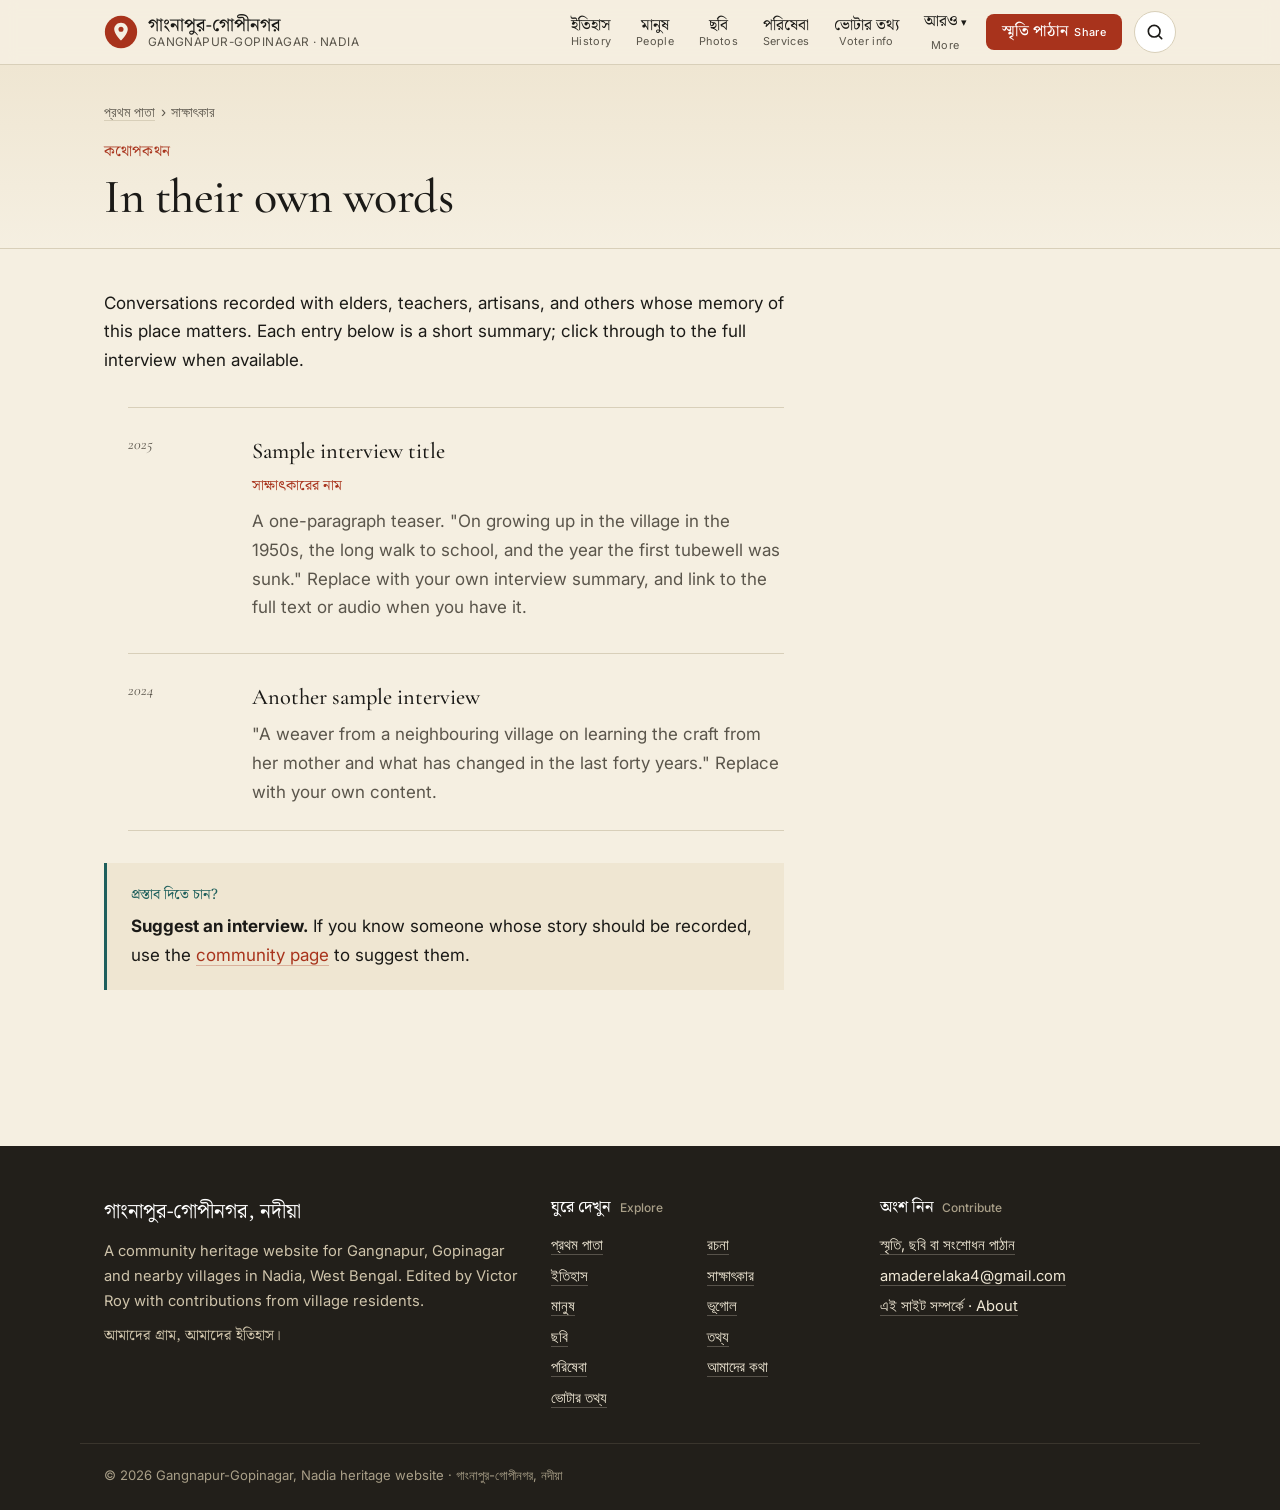
<file: interviews.html>
<!DOCTYPE html>
<html lang="en">
<head>
<meta charset="UTF-8">
<meta name="viewport" content="width=device-width, initial-scale=1">
<title>Interviews with elders of Gangnapur and Gopinagar | সাক্ষাৎকার</title>
<meta name="description" content="Recorded conversations with elders, teachers and artisans of Gangnapur, Gopinagar and nearby villages in Nadia, West Bengal.">
<link rel="canonical" href="https://gangnapur-gopinagar.github.io/interviews.html">
<meta property="og:type" content="website">
<meta property="og:site_name" content="Gangnapur-Gopinagar, Nadia | গাংনাপুর-গোপীনগর, নদীয়া">
<meta property="og:title" content="Interviews with elders of Gangnapur and Gopinagar | সাক্ষাৎকার">
<meta property="og:description" content="Recorded conversations with elders, teachers and artisans of Gangnapur, Gopinagar and nearby villages in Nadia, West Bengal.">
<meta property="og:url" content="https://gangnapur-gopinagar.github.io/interviews.html">
<meta property="og:image" content="https://gangnapur-gopinagar.github.io/images/GopinagarGangnapurHandDrawnMap.jpg">
<meta property="og:locale" content="bn_IN">
<meta property="og:locale:alternate" content="en_IN">
<meta name="twitter:card" content="summary_large_image">
<link rel="preconnect" href="https://fonts.googleapis.com">
<link rel="preconnect" href="https://fonts.gstatic.com" crossorigin>
<link href="https://fonts.googleapis.com/css2?family=Cormorant+Garamond:ital,wght@0,400;0,500;1,400&family=Inter:wght@400;500&family=Noto+Serif+Bengali:wght@400;500&display=swap" rel="stylesheet">
<link rel="stylesheet" href="css/style.css">
</head>
<body>

<a class="skip-link" href="#main">মূল অংশে যান · Skip to content</a>
<!-- ============================================================
     SHARED HEADER (same on every page; generated by the redesign)
     To mark the current page, add class="active" to its link.
     ============================================================ -->
<header class="site-header">
  <div class="wrap header-bar">
    <a class="brand" href="index.html" aria-label="Gangnapur-Gopinagar, Nadia: home">
      <svg viewBox="0 0 40 40" aria-hidden="true"><circle cx="20" cy="20" r="19" fill="#A8331C"/><path d="M20 9c-4.4 0-8 3.4-8 7.8 0 5.6 8 13.2 8 13.2s8-7.6 8-13.2C28 12.4 24.4 9 20 9zm0 10.8a3 3 0 110-6 3 3 0 010 6z" fill="#F5EFE1"/></svg>
      <span class="brand-text"><span class="brand-bn">গাংনাপুর-গোপীনগর</span><span class="brand-en">Gangnapur-Gopinagar · Nadia</span></span>
    </a>
    <nav id="site-nav" class="site-nav" aria-label="Primary">
      <ul>
        <li><a href="history.html"><span class="nb">ইতিহাস</span><span class="ne">History</span></a></li>
        <li><a href="people.html"><span class="nb">মানুষ</span><span class="ne">People</span></a></li>
        <li><a href="gallery.html"><span class="nb">ছবি</span><span class="ne">Photos</span></a></li>
        <li><a href="services.html"><span class="nb">পরিষেবা</span><span class="ne">Services</span></a></li>
        <li><a href="voter.html"><span class="nb">ভোটার তথ্য</span><span class="ne">Voter info</span></a></li>
        <li class="nav-more">
          <button type="button" class="more-btn" aria-expanded="false"><span class="nb">আরও</span><span class="ne">More</span></button>
          <ul class="more-menu">
            <li><a href="writings.html"><span class="nb">রচনা</span><span class="ne">Writings</span></a></li>
            <li><a href="interviews.html" class="active" aria-current="page"><span class="nb">সাক্ষাৎকার</span><span class="ne">Interviews</span></a></li>
            <li><a href="geography.html"><span class="nb">ভূগোল</span><span class="ne">Geography</span></a></li>
            <li><a href="facts.html"><span class="nb">তথ্য</span><span class="ne">Facts</span></a></li>
            <li><a href="about.html"><span class="nb">আমাদের কথা</span><span class="ne">About</span></a></li>
          </ul>
        </li>
        <li class="nav-cta"><a class="btn" href="community.html"><span class="nb">স্মৃতি পাঠান</span><span class="ne">Share</span></a></li>
      </ul>
    </nav>
    <button type="button" class="icon-btn search-toggle" aria-label="খুঁজুন · Search" aria-controls="site-search" aria-expanded="false"><svg viewBox="0 0 24 24" fill="none" stroke="currentColor" stroke-width="2" stroke-linecap="round" aria-hidden="true"><circle cx="11" cy="11" r="7"/><path d="M20 20l-3.5-3.5"/></svg></button>
    <button type="button" class="icon-btn menu-toggle" aria-label="মেনু · Menu" aria-controls="site-nav" aria-expanded="false"><svg viewBox="0 0 24 24" fill="none" stroke="currentColor" stroke-width="2" stroke-linecap="round" aria-hidden="true"><path d="M4 7h16M4 12h16M4 17h16"/></svg></button>
  </div>
  <div id="site-search" class="search-panel" hidden>
    <div class="wrap">
      <form class="search-form" role="search" data-results="#search-results-top">
        <label class="visually-hidden" for="q-top">Search this site</label>
        <input id="q-top" type="search" autocomplete="off" placeholder="খুঁজুন: দেবলগড়, স্কুল, ভোটার… · Search">
        <button type="submit">খুঁজুন</button>
      </form>
      <div id="search-results-top" class="search-results" aria-live="polite"></div>
    </div>
  </div>
</header>
<!-- END SHARED HEADER --><main id="main">

  <header class="page-head">
    <div class="wrap">
      <nav class="breadcrumb" aria-label="Breadcrumb"><a href="index.html">প্রথম পাতা</a><span aria-hidden="true">›</span><span>সাক্ষাৎকার</span></nav>
      <p class="page-eyebrow">কথোপকথন</p>
      <h1 class="page-title">In their own words</h1>
    </div>
  </header>

  <div class="wrap">
    <article class="prose">

      <p>
        Conversations recorded with elders, teachers, artisans, and others whose memory of this place matters. Each entry below is a short summary; click through to the full interview when available.
      </p>

      <ul class="entry-list">

        <li>
          <div class="entry-meta">2025</div>
          <div class="entry-body">
            <h3>Sample interview title</h3>
            <span class="bangla">সাক্ষাৎকারের নাম</span>
            <p>
              A one-paragraph teaser. "On growing up in the village in the 1950s, the long walk to school, and the year the first tubewell was sunk." Replace with your own interview summary, and link to the full text or audio when you have it.
            </p>
          </div>
        </li>

        <li>
          <div class="entry-meta">2024</div>
          <div class="entry-body">
            <h3>Another sample interview</h3>
            <p>
              "A weaver from a neighbouring village on learning the craft from her mother and what has changed in the last forty years." Replace with your own content.
            </p>
          </div>
        </li>

      </ul>

      <div class="aside-box">
        <span class="bangla">প্রস্তাব দিতে চান?</span>
        <strong>Suggest an interview.</strong> If you know someone whose story should be recorded, use the <a href="community.html">community page</a> to suggest them.
      </div>

    </article>
  </div>

</main>

<!-- ============================================================
     SHARED FOOTER (same on every page)
     ============================================================ -->
<footer class="site-footer">
  <div class="wrap footer-grid">
    <div>
      <p class="footer-brand">গাংনাপুর-গোপীনগর, নদীয়া</p>
      <p>A community heritage website for Gangnapur, Gopinagar and nearby villages in Nadia, West Bengal. Edited by Victor Roy with contributions from village residents.</p>
      <p class="bangla">আমাদের গ্রাম, আমাদের ইতিহাস।</p>
    </div>
    <div>
      <h2>ঘুরে দেখুন <span class="en">Explore</span></h2>
      <ul>
        <li><a href="index.html">প্রথম পাতা</a></li>
        <li><a href="history.html">ইতিহাস</a></li>
        <li><a href="people.html">মানুষ</a></li>
        <li><a href="gallery.html">ছবি</a></li>
        <li><a href="services.html">পরিষেবা</a></li>
        <li><a href="voter.html">ভোটার তথ্য</a></li>
        <li><a href="writings.html">রচনা</a></li>
        <li><a href="interviews.html">সাক্ষাৎকার</a></li>
        <li><a href="geography.html">ভূগোল</a></li>
        <li><a href="facts.html">তথ্য</a></li>
        <li><a href="about.html">আমাদের কথা</a></li>
      </ul>
    </div>
    <div class="contribute">
      <h2>অংশ নিন <span class="en">Contribute</span></h2>
      <ul>
        <li><a href="community.html">স্মৃতি, ছবি বা সংশোধন পাঠান</a></li>
        <li><a href="mailto:amaderelaka4@gmail.com">amaderelaka4@gmail.com</a></li>
        <li><a href="about.html">এই সাইট সম্পর্কে · About</a></li>
      </ul>
    </div>
  </div>
  <div class="wrap footer-base">© <span id="year"></span> Gangnapur-Gopinagar, Nadia heritage website · গাংনাপুর-গোপীনগর, নদীয়া</div>
</footer>
<button type="button" class="to-top" aria-label="উপরে যান · Back to top" hidden>↑</button>
<script src="js/site.js" defer></script>
<!-- END SHARED FOOTER --></body>
</html>
</file>
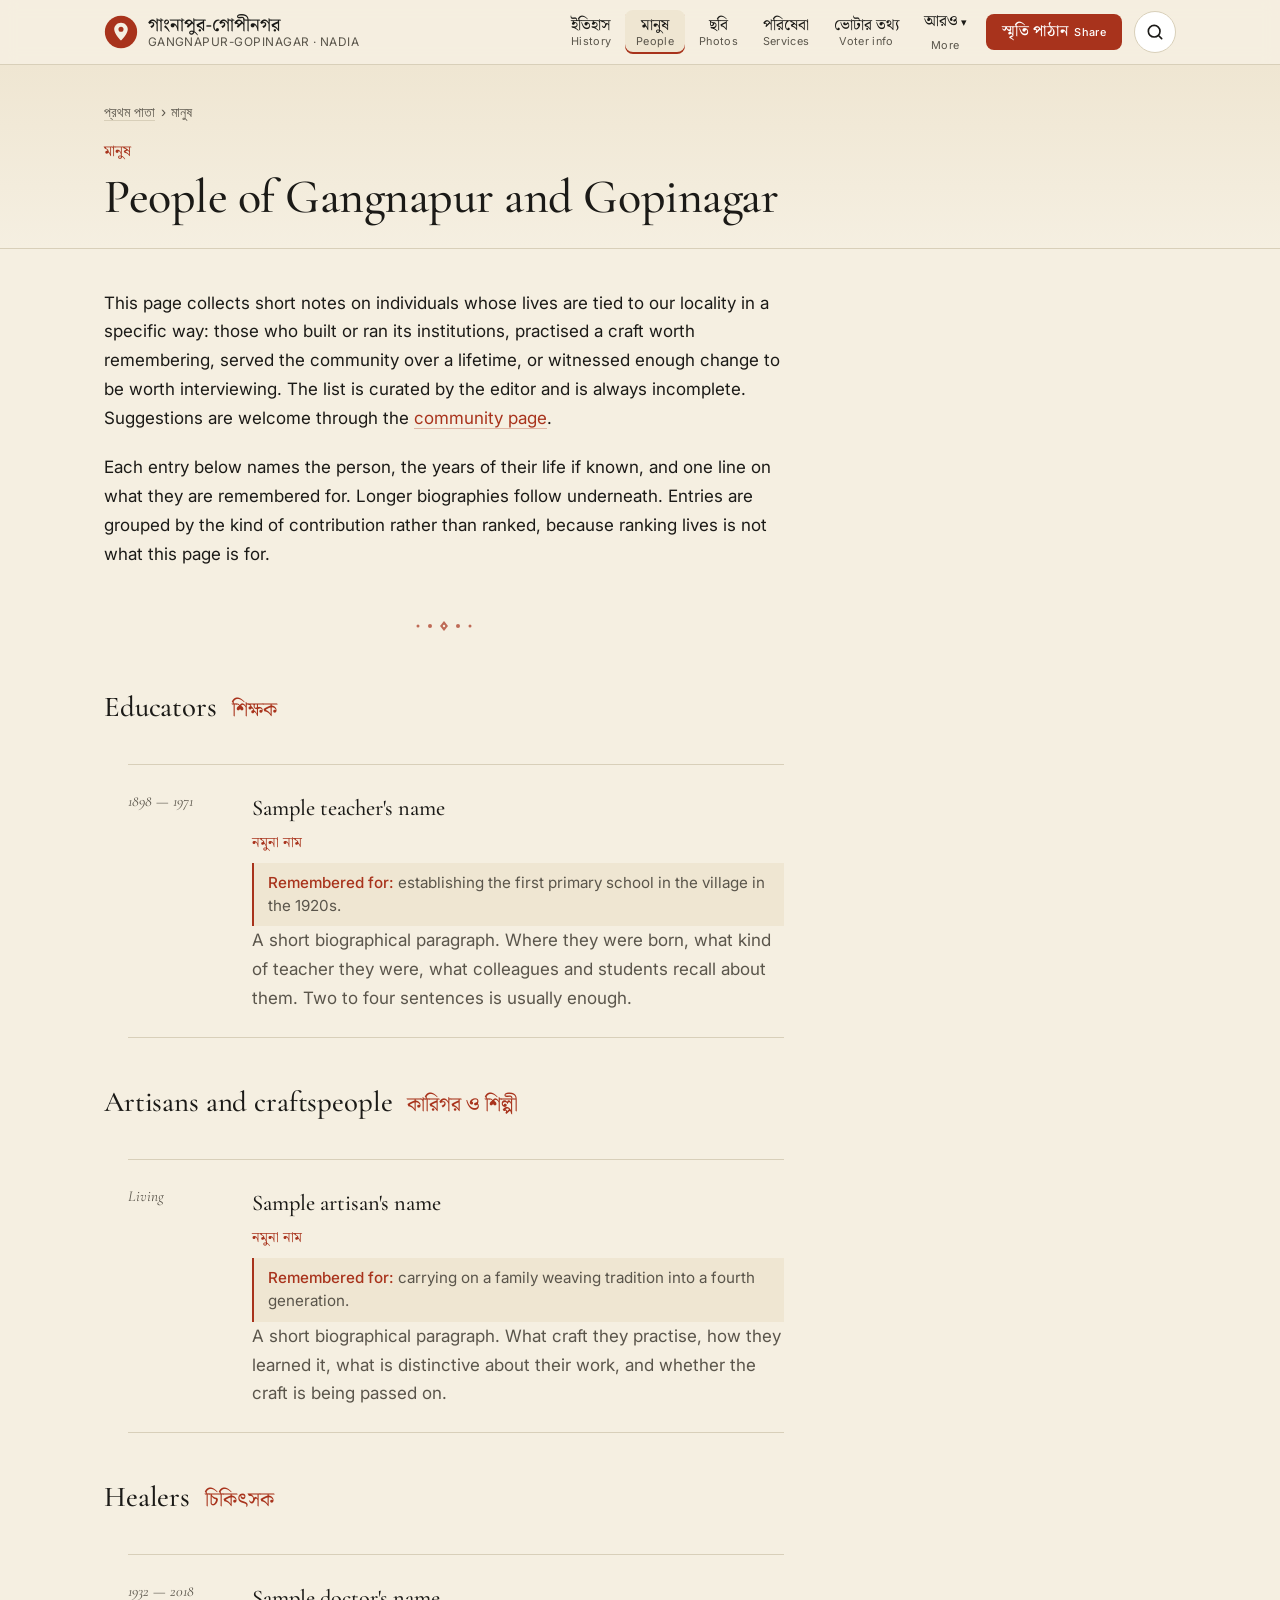
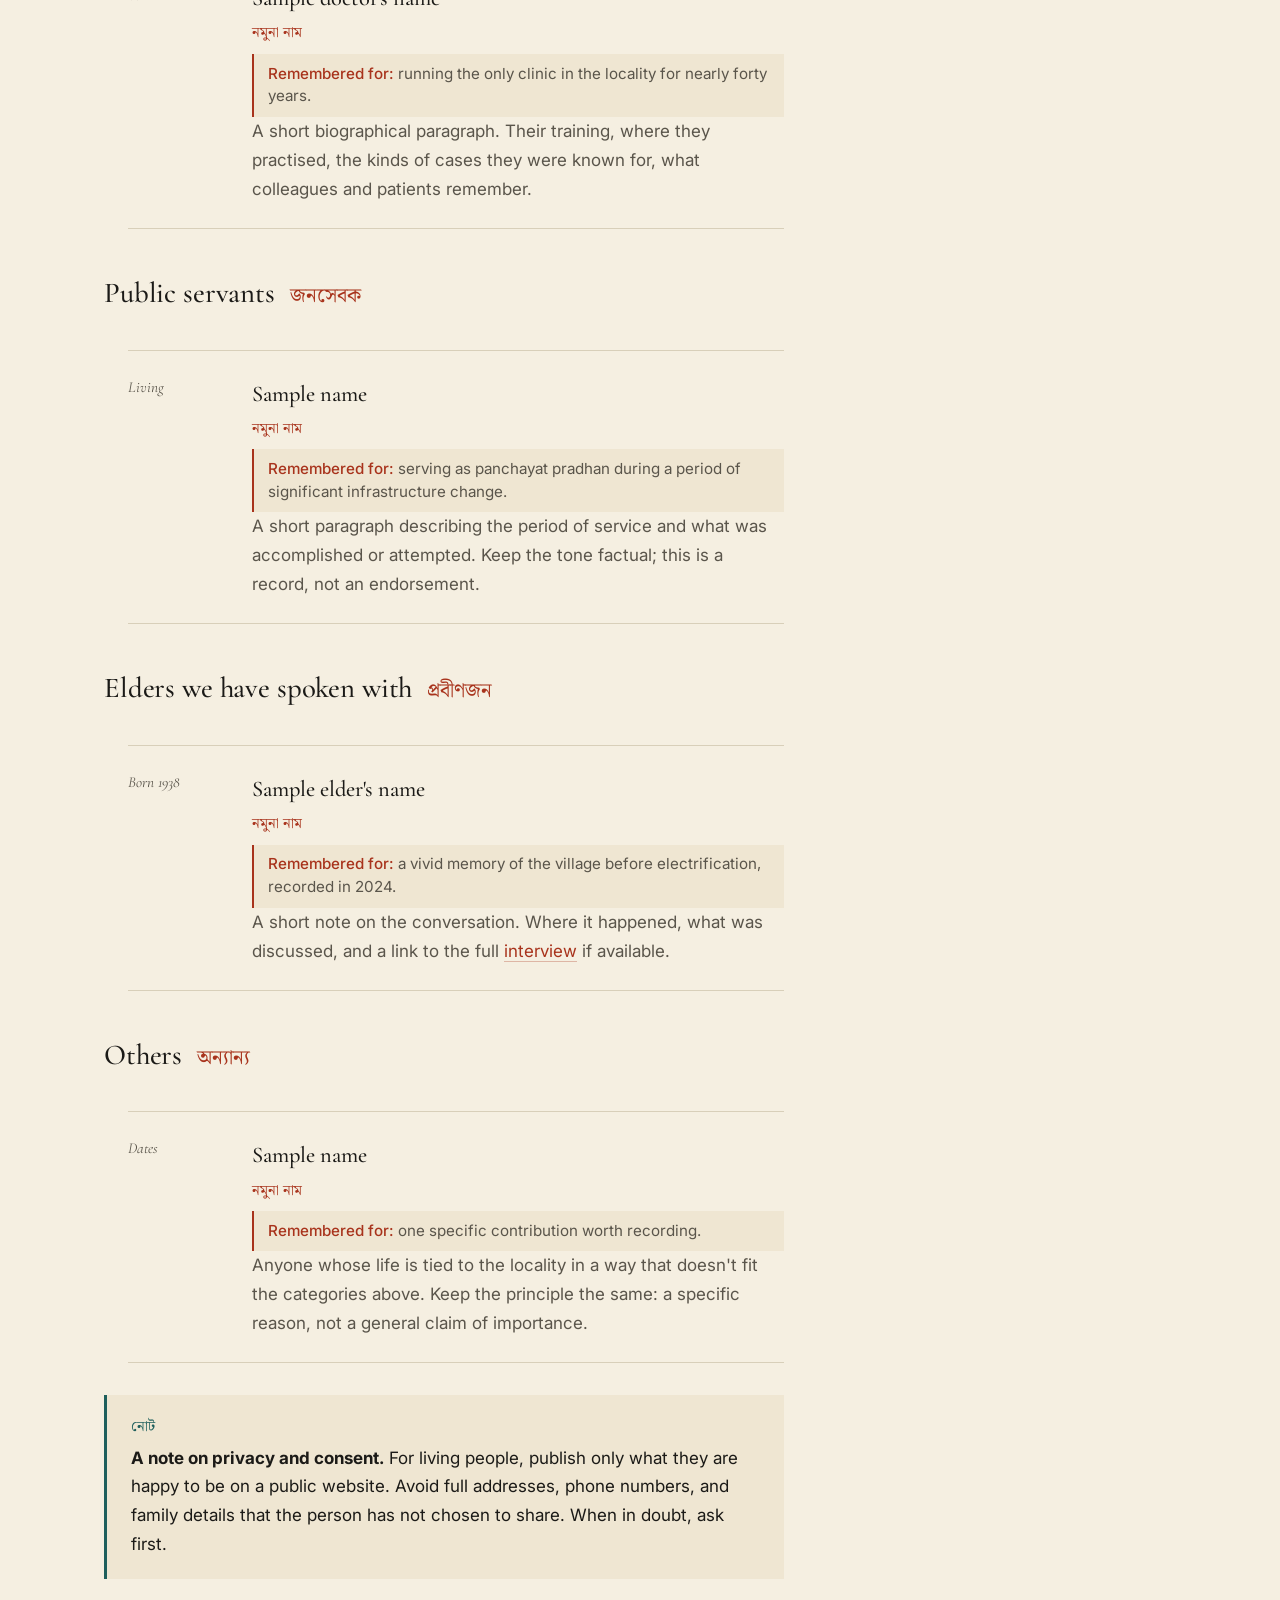
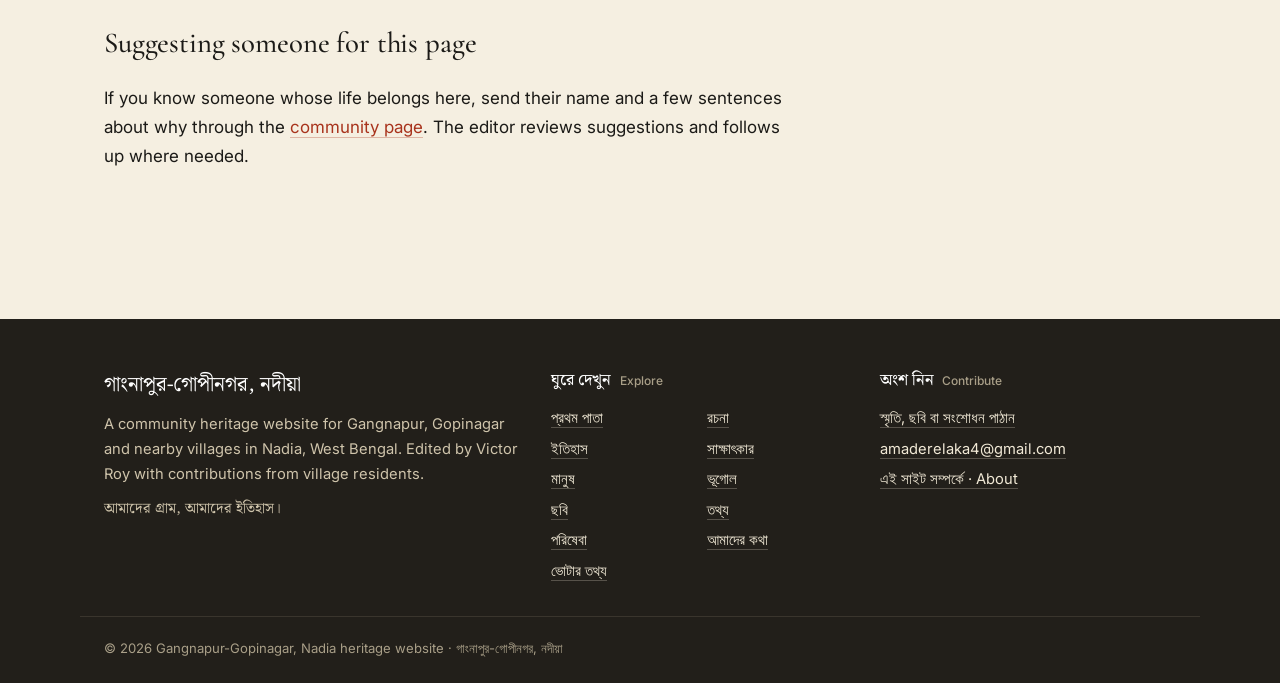
<file: people.html>
<!DOCTYPE html>
<html lang="en">
<head>
<meta charset="UTF-8">
<meta name="viewport" content="width=device-width, initial-scale=1">
<title>People of Gangnapur and Gopinagar | গাংনাপুর-গোপীনগরের মানুষ</title>
<meta name="description" content="Notable people of Gangnapur, Gopinagar and nearby villages in Nadia: educators, artisans, community workers and elders. এলাকার উল্লেখযোগ্য মানুষ।">
<link rel="canonical" href="https://gangnapur-gopinagar.github.io/people.html">
<meta property="og:type" content="website">
<meta property="og:site_name" content="Gangnapur-Gopinagar, Nadia | গাংনাপুর-গোপীনগর, নদীয়া">
<meta property="og:title" content="People of Gangnapur and Gopinagar | গাংনাপুর-গোপীনগরের মানুষ">
<meta property="og:description" content="Notable people of Gangnapur, Gopinagar and nearby villages in Nadia: educators, artisans, community workers and elders. এলাকার উল্লেখযোগ্য মানুষ।">
<meta property="og:url" content="https://gangnapur-gopinagar.github.io/people.html">
<meta property="og:image" content="https://gangnapur-gopinagar.github.io/images/GopinagarGangnapurHandDrawnMap.jpg">
<meta property="og:locale" content="bn_IN">
<meta property="og:locale:alternate" content="en_IN">
<meta name="twitter:card" content="summary_large_image">
<link rel="preconnect" href="https://fonts.googleapis.com">
<link rel="preconnect" href="https://fonts.gstatic.com" crossorigin>
<link href="https://fonts.googleapis.com/css2?family=Cormorant+Garamond:ital,wght@0,400;0,500;1,400&family=Inter:wght@400;500&family=Noto+Serif+Bengali:wght@400;500&display=swap" rel="stylesheet">
<link rel="stylesheet" href="css/style.css">
</head>
<body>

<a class="skip-link" href="#main">মূল অংশে যান · Skip to content</a>
<!-- ============================================================
     SHARED HEADER (same on every page; generated by the redesign)
     To mark the current page, add class="active" to its link.
     ============================================================ -->
<header class="site-header">
  <div class="wrap header-bar">
    <a class="brand" href="index.html" aria-label="Gangnapur-Gopinagar, Nadia: home">
      <svg viewBox="0 0 40 40" aria-hidden="true"><circle cx="20" cy="20" r="19" fill="#A8331C"/><path d="M20 9c-4.4 0-8 3.4-8 7.8 0 5.6 8 13.2 8 13.2s8-7.6 8-13.2C28 12.4 24.4 9 20 9zm0 10.8a3 3 0 110-6 3 3 0 010 6z" fill="#F5EFE1"/></svg>
      <span class="brand-text"><span class="brand-bn">গাংনাপুর-গোপীনগর</span><span class="brand-en">Gangnapur-Gopinagar · Nadia</span></span>
    </a>
    <nav id="site-nav" class="site-nav" aria-label="Primary">
      <ul>
        <li><a href="history.html"><span class="nb">ইতিহাস</span><span class="ne">History</span></a></li>
        <li><a href="people.html" class="active" aria-current="page"><span class="nb">মানুষ</span><span class="ne">People</span></a></li>
        <li><a href="gallery.html"><span class="nb">ছবি</span><span class="ne">Photos</span></a></li>
        <li><a href="services.html"><span class="nb">পরিষেবা</span><span class="ne">Services</span></a></li>
        <li><a href="voter.html"><span class="nb">ভোটার তথ্য</span><span class="ne">Voter info</span></a></li>
        <li class="nav-more">
          <button type="button" class="more-btn" aria-expanded="false"><span class="nb">আরও</span><span class="ne">More</span></button>
          <ul class="more-menu">
            <li><a href="writings.html"><span class="nb">রচনা</span><span class="ne">Writings</span></a></li>
            <li><a href="interviews.html"><span class="nb">সাক্ষাৎকার</span><span class="ne">Interviews</span></a></li>
            <li><a href="geography.html"><span class="nb">ভূগোল</span><span class="ne">Geography</span></a></li>
            <li><a href="facts.html"><span class="nb">তথ্য</span><span class="ne">Facts</span></a></li>
            <li><a href="about.html"><span class="nb">আমাদের কথা</span><span class="ne">About</span></a></li>
          </ul>
        </li>
        <li class="nav-cta"><a class="btn" href="community.html"><span class="nb">স্মৃতি পাঠান</span><span class="ne">Share</span></a></li>
      </ul>
    </nav>
    <button type="button" class="icon-btn search-toggle" aria-label="খুঁজুন · Search" aria-controls="site-search" aria-expanded="false"><svg viewBox="0 0 24 24" fill="none" stroke="currentColor" stroke-width="2" stroke-linecap="round" aria-hidden="true"><circle cx="11" cy="11" r="7"/><path d="M20 20l-3.5-3.5"/></svg></button>
    <button type="button" class="icon-btn menu-toggle" aria-label="মেনু · Menu" aria-controls="site-nav" aria-expanded="false"><svg viewBox="0 0 24 24" fill="none" stroke="currentColor" stroke-width="2" stroke-linecap="round" aria-hidden="true"><path d="M4 7h16M4 12h16M4 17h16"/></svg></button>
  </div>
  <div id="site-search" class="search-panel" hidden>
    <div class="wrap">
      <form class="search-form" role="search" data-results="#search-results-top">
        <label class="visually-hidden" for="q-top">Search this site</label>
        <input id="q-top" type="search" autocomplete="off" placeholder="খুঁজুন: দেবলগড়, স্কুল, ভোটার… · Search">
        <button type="submit">খুঁজুন</button>
      </form>
      <div id="search-results-top" class="search-results" aria-live="polite"></div>
    </div>
  </div>
</header>
<!-- END SHARED HEADER --><main id="main">

  <header class="page-head">
    <div class="wrap">
      <nav class="breadcrumb" aria-label="Breadcrumb"><a href="index.html">প্রথম পাতা</a><span aria-hidden="true">›</span><span>মানুষ</span></nav>
      <p class="page-eyebrow">মানুষ</p>
      <h1 class="page-title">People of Gangnapur and Gopinagar</h1>
    </div>
  </header>

  <div class="wrap">
    <article class="prose">

      <p>
        This page collects short notes on individuals whose lives are tied to our locality in a specific way: those who built or ran its institutions, practised a craft worth remembering, served the community over a lifetime, or witnessed enough change to be worth interviewing. The list is curated by the editor and is always incomplete. Suggestions are welcome through the <a href="community.html">community page</a>.
      </p>

      <p>
        Each entry below names the person, the years of their life if known, and one line on what they are remembered for. Longer biographies follow underneath. Entries are grouped by the kind of contribution rather than ranked, because ranking lives is not what this page is for.
      </p>

      <div class="ornament" aria-hidden="true">
        <svg viewBox="0 0 64 18" xmlns="http://www.w3.org/2000/svg">
          <circle cx="6" cy="9" r="1.5" fill="currentColor"/>
          <circle cx="18" cy="9" r="2" fill="currentColor"/>
          <path d="M28 9 L32 4 L36 9 L32 14 Z" fill="currentColor"/>
          <circle cx="32" cy="9" r="1.2" fill="var(--paper)"/>
          <circle cx="46" cy="9" r="2" fill="currentColor"/>
          <circle cx="58" cy="9" r="1.5" fill="currentColor"/>
        </svg>
      </div>

      <h2>Educators <span class="bangla-inline">শিক্ষক</span></h2>
      <ul class="entry-list">
        <li>
          <div class="entry-meta">1898 — 1971</div>
          <div class="entry-body">
            <h3>Sample teacher's name</h3>
            <span class="bangla">নমুনা নাম</span>
            <p class="remembered-for"><strong>Remembered for:</strong> establishing the first primary school in the village in the 1920s.</p>
            <p>A short biographical paragraph. Where they were born, what kind of teacher they were, what colleagues and students recall about them. Two to four sentences is usually enough.</p>
          </div>
        </li>
      </ul>

      <h2>Artisans and craftspeople <span class="bangla-inline">কারিগর ও শিল্পী</span></h2>
      <ul class="entry-list">
        <li>
          <div class="entry-meta">Living</div>
          <div class="entry-body">
            <h3>Sample artisan's name</h3>
            <span class="bangla">নমুনা নাম</span>
            <p class="remembered-for"><strong>Remembered for:</strong> carrying on a family weaving tradition into a fourth generation.</p>
            <p>A short biographical paragraph. What craft they practise, how they learned it, what is distinctive about their work, and whether the craft is being passed on.</p>
          </div>
        </li>
      </ul>

      <h2>Healers <span class="bangla-inline">চিকিৎসক</span></h2>
      <ul class="entry-list">
        <li>
          <div class="entry-meta">1932 — 2018</div>
          <div class="entry-body">
            <h3>Sample doctor's name</h3>
            <span class="bangla">নমুনা নাম</span>
            <p class="remembered-for"><strong>Remembered for:</strong> running the only clinic in the locality for nearly forty years.</p>
            <p>A short biographical paragraph. Their training, where they practised, the kinds of cases they were known for, what colleagues and patients remember.</p>
          </div>
        </li>
      </ul>

      <h2>Public servants <span class="bangla-inline">জনসেবক</span></h2>
      <ul class="entry-list">
        <li>
          <div class="entry-meta">Living</div>
          <div class="entry-body">
            <h3>Sample name</h3>
            <span class="bangla">নমুনা নাম</span>
            <p class="remembered-for"><strong>Remembered for:</strong> serving as panchayat pradhan during a period of significant infrastructure change.</p>
            <p>A short paragraph describing the period of service and what was accomplished or attempted. Keep the tone factual; this is a record, not an endorsement.</p>
          </div>
        </li>
      </ul>

      <h2>Elders we have spoken with <span class="bangla-inline">প্রবীণজন</span></h2>
      <ul class="entry-list">
        <li>
          <div class="entry-meta">Born 1938</div>
          <div class="entry-body">
            <h3>Sample elder's name</h3>
            <span class="bangla">নমুনা নাম</span>
            <p class="remembered-for"><strong>Remembered for:</strong> a vivid memory of the village before electrification, recorded in 2024.</p>
            <p>A short note on the conversation. Where it happened, what was discussed, and a link to the full <a href="interviews.html">interview</a> if available.</p>
          </div>
        </li>
      </ul>

      <h2>Others <span class="bangla-inline">অন্যান্য</span></h2>
      <ul class="entry-list">
        <li>
          <div class="entry-meta">Dates</div>
          <div class="entry-body">
            <h3>Sample name</h3>
            <span class="bangla">নমুনা নাম</span>
            <p class="remembered-for"><strong>Remembered for:</strong> one specific contribution worth recording.</p>
            <p>Anyone whose life is tied to the locality in a way that doesn't fit the categories above. Keep the principle the same: a specific reason, not a general claim of importance.</p>
          </div>
        </li>
      </ul>

      <div class="aside-box">
        <span class="bangla">নোট</span>
        <strong>A note on privacy and consent.</strong> For living people, publish only what they are happy to be on a public website. Avoid full addresses, phone numbers, and family details that the person has not chosen to share. When in doubt, ask first.
      </div>

      <h2>Suggesting someone for this page</h2>
      <p>
        If you know someone whose life belongs here, send their name and a few sentences about why through the <a href="community.html">community page</a>. The editor reviews suggestions and follows up where needed.
      </p>

    </article>
  </div>

</main>

<!-- ============================================================
     SHARED FOOTER (same on every page)
     ============================================================ -->
<footer class="site-footer">
  <div class="wrap footer-grid">
    <div>
      <p class="footer-brand">গাংনাপুর-গোপীনগর, নদীয়া</p>
      <p>A community heritage website for Gangnapur, Gopinagar and nearby villages in Nadia, West Bengal. Edited by Victor Roy with contributions from village residents.</p>
      <p class="bangla">আমাদের গ্রাম, আমাদের ইতিহাস।</p>
    </div>
    <div>
      <h2>ঘুরে দেখুন <span class="en">Explore</span></h2>
      <ul>
        <li><a href="index.html">প্রথম পাতা</a></li>
        <li><a href="history.html">ইতিহাস</a></li>
        <li><a href="people.html">মানুষ</a></li>
        <li><a href="gallery.html">ছবি</a></li>
        <li><a href="services.html">পরিষেবা</a></li>
        <li><a href="voter.html">ভোটার তথ্য</a></li>
        <li><a href="writings.html">রচনা</a></li>
        <li><a href="interviews.html">সাক্ষাৎকার</a></li>
        <li><a href="geography.html">ভূগোল</a></li>
        <li><a href="facts.html">তথ্য</a></li>
        <li><a href="about.html">আমাদের কথা</a></li>
      </ul>
    </div>
    <div class="contribute">
      <h2>অংশ নিন <span class="en">Contribute</span></h2>
      <ul>
        <li><a href="community.html">স্মৃতি, ছবি বা সংশোধন পাঠান</a></li>
        <li><a href="mailto:amaderelaka4@gmail.com">amaderelaka4@gmail.com</a></li>
        <li><a href="about.html">এই সাইট সম্পর্কে · About</a></li>
      </ul>
    </div>
  </div>
  <div class="wrap footer-base">© <span id="year"></span> Gangnapur-Gopinagar, Nadia heritage website · গাংনাপুর-গোপীনগর, নদীয়া</div>
</footer>
<button type="button" class="to-top" aria-label="উপরে যান · Back to top" hidden>↑</button>
<script src="js/site.js" defer></script>
<!-- END SHARED FOOTER --></body>
</html>
</file>
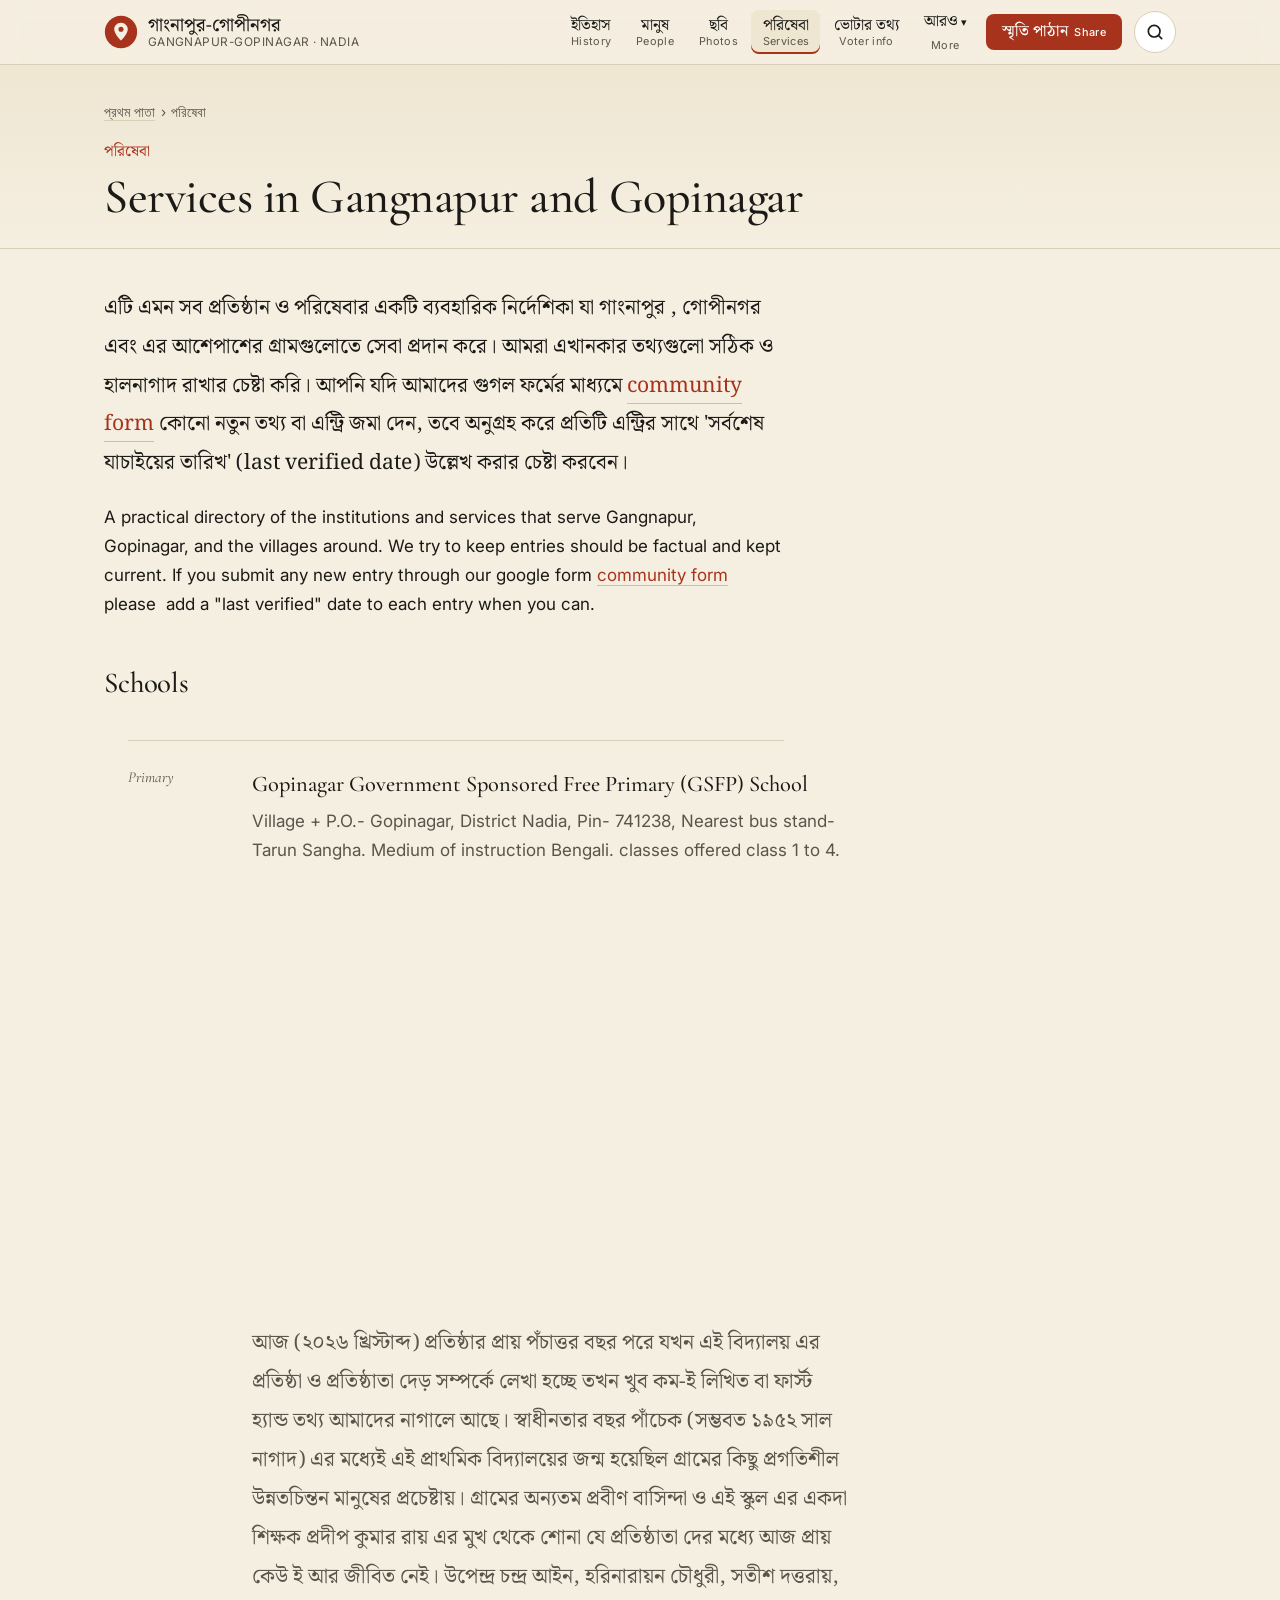
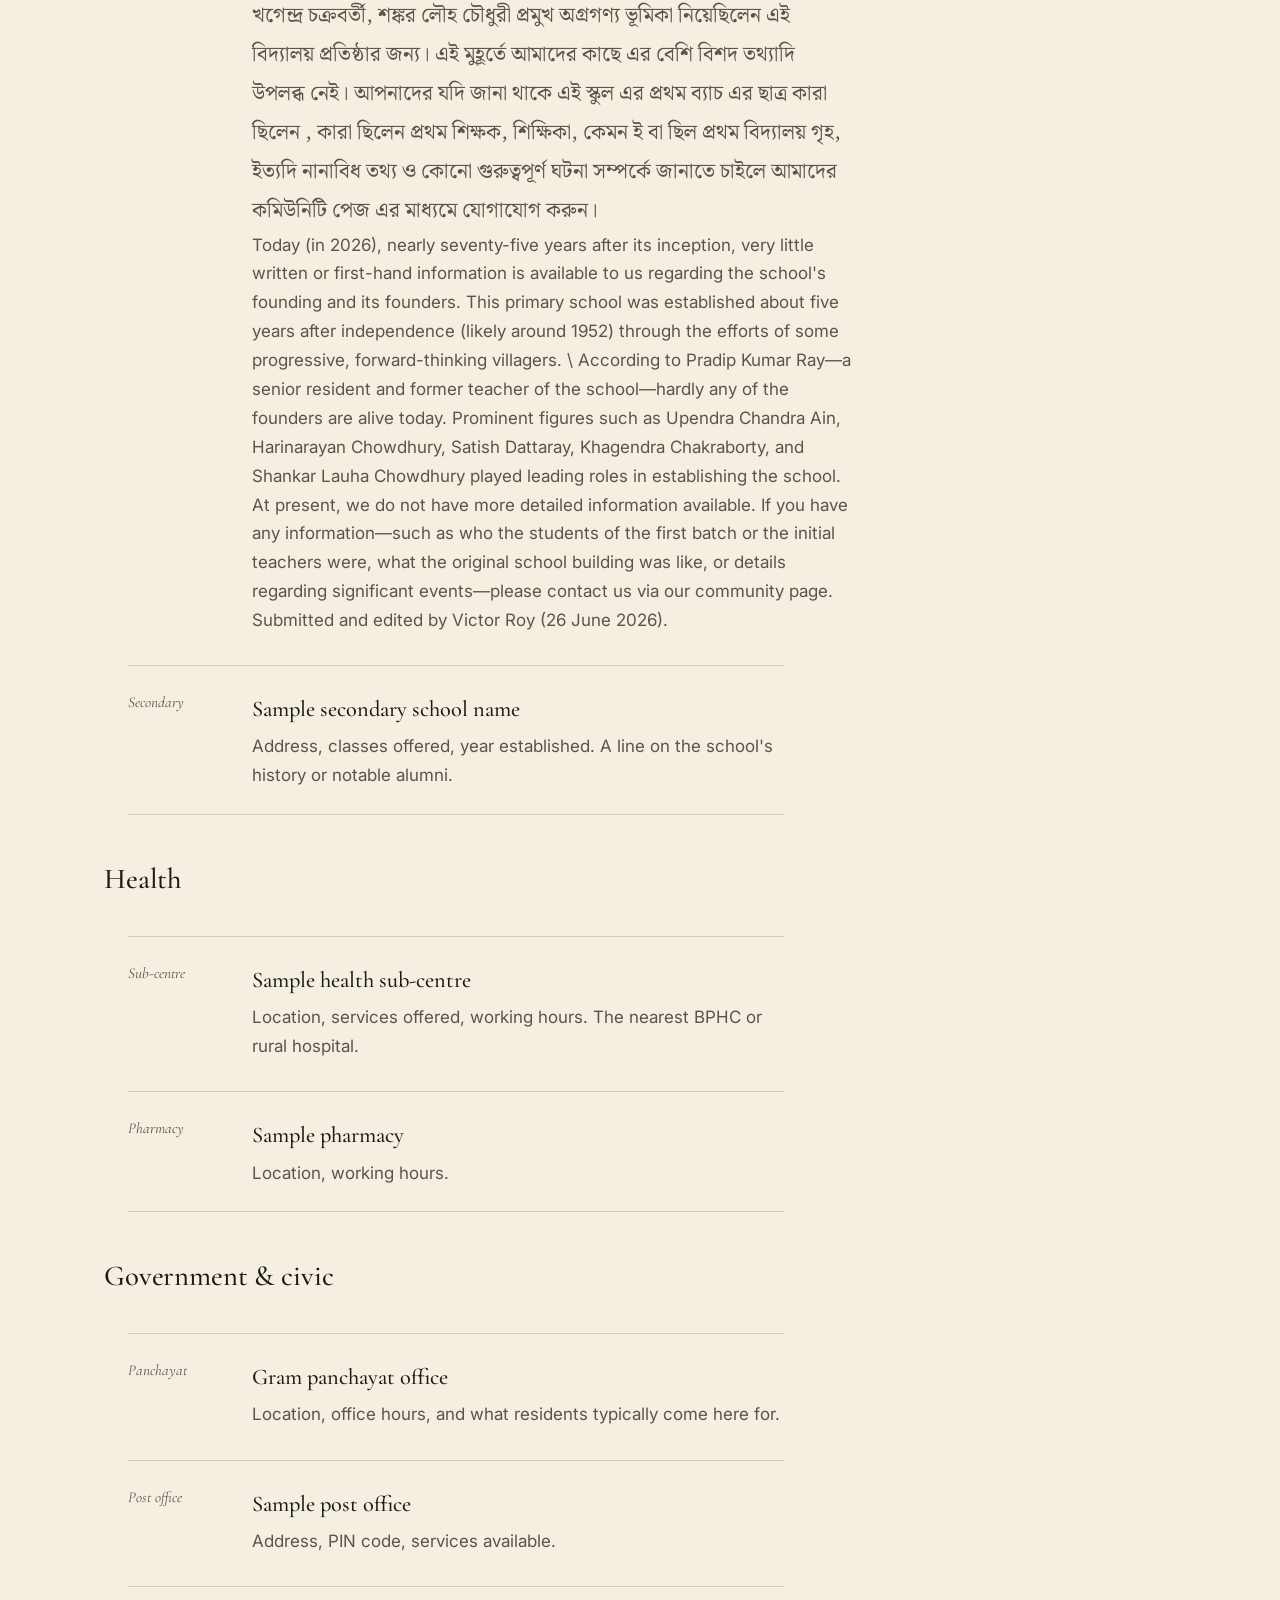
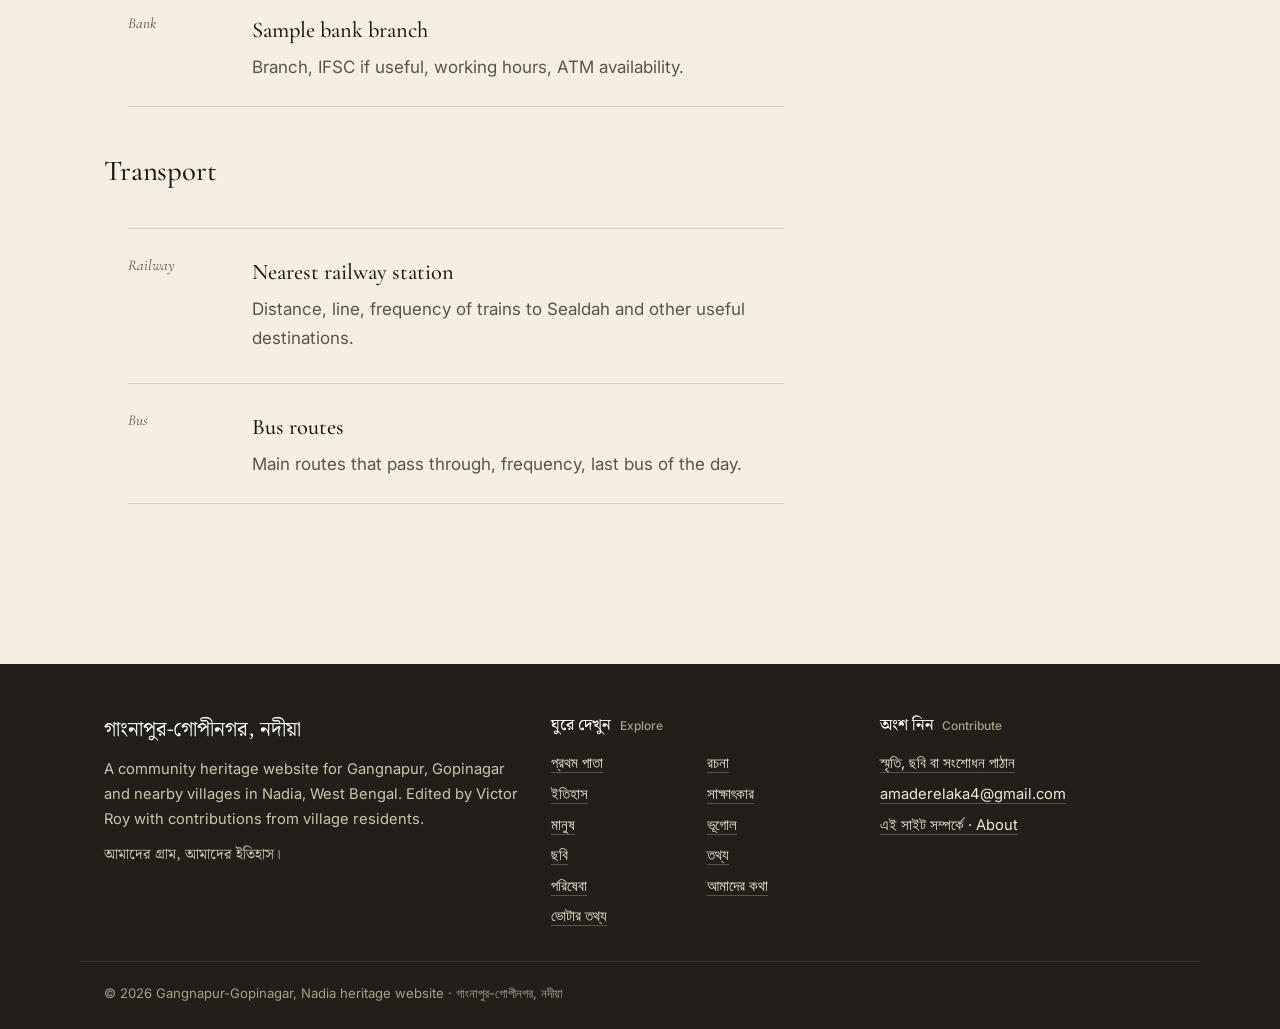
<file: services.html>
<!DOCTYPE html>
<html lang="en">
<head>
<meta charset="UTF-8">
<meta name="viewport" content="width=device-width, initial-scale=1">
<title>Schools, health and services in Gangnapur and Gopinagar | পরিষেবা</title>
<meta name="description" content="Practical guide to schools, health centres, transport and government services in Gangnapur, Gopinagar and nearby villages, Nadia. গাংনাপুর ও গোপীনগরের পরিষেবা।">
<link rel="canonical" href="https://gangnapur-gopinagar.github.io/services.html">
<meta property="og:type" content="website">
<meta property="og:site_name" content="Gangnapur-Gopinagar, Nadia | গাংনাপুর-গোপীনগর, নদীয়া">
<meta property="og:title" content="Schools, health and services in Gangnapur and Gopinagar | পরিষেবা">
<meta property="og:description" content="Practical guide to schools, health centres, transport and government services in Gangnapur, Gopinagar and nearby villages, Nadia. গাংনাপুর ও গোপীনগরের পরিষেবা।">
<meta property="og:url" content="https://gangnapur-gopinagar.github.io/services.html">
<meta property="og:image" content="https://gangnapur-gopinagar.github.io/images/GopinagarGangnapurHandDrawnMap.jpg">
<meta property="og:locale" content="bn_IN">
<meta property="og:locale:alternate" content="en_IN">
<meta name="twitter:card" content="summary_large_image">
<link rel="preconnect" href="https://fonts.googleapis.com">
<link rel="preconnect" href="https://fonts.gstatic.com" crossorigin>
<link href="https://fonts.googleapis.com/css2?family=Cormorant+Garamond:ital,wght@0,400;0,500;1,400&family=Inter:wght@400;500&family=Noto+Serif+Bengali:wght@400;500&display=swap" rel="stylesheet">
<link rel="stylesheet" href="css/style.css">
</head>
<body>

<a class="skip-link" href="#main">মূল অংশে যান · Skip to content</a>
<!-- ============================================================
     SHARED HEADER (same on every page; generated by the redesign)
     To mark the current page, add class="active" to its link.
     ============================================================ -->
<header class="site-header">
  <div class="wrap header-bar">
    <a class="brand" href="index.html" aria-label="Gangnapur-Gopinagar, Nadia: home">
      <svg viewBox="0 0 40 40" aria-hidden="true"><circle cx="20" cy="20" r="19" fill="#A8331C"/><path d="M20 9c-4.4 0-8 3.4-8 7.8 0 5.6 8 13.2 8 13.2s8-7.6 8-13.2C28 12.4 24.4 9 20 9zm0 10.8a3 3 0 110-6 3 3 0 010 6z" fill="#F5EFE1"/></svg>
      <span class="brand-text"><span class="brand-bn">গাংনাপুর-গোপীনগর</span><span class="brand-en">Gangnapur-Gopinagar · Nadia</span></span>
    </a>
    <nav id="site-nav" class="site-nav" aria-label="Primary">
      <ul>
        <li><a href="history.html"><span class="nb">ইতিহাস</span><span class="ne">History</span></a></li>
        <li><a href="people.html"><span class="nb">মানুষ</span><span class="ne">People</span></a></li>
        <li><a href="gallery.html"><span class="nb">ছবি</span><span class="ne">Photos</span></a></li>
        <li><a href="services.html" class="active" aria-current="page"><span class="nb">পরিষেবা</span><span class="ne">Services</span></a></li>
        <li><a href="voter.html"><span class="nb">ভোটার তথ্য</span><span class="ne">Voter info</span></a></li>
        <li class="nav-more">
          <button type="button" class="more-btn" aria-expanded="false"><span class="nb">আরও</span><span class="ne">More</span></button>
          <ul class="more-menu">
            <li><a href="writings.html"><span class="nb">রচনা</span><span class="ne">Writings</span></a></li>
            <li><a href="interviews.html"><span class="nb">সাক্ষাৎকার</span><span class="ne">Interviews</span></a></li>
            <li><a href="geography.html"><span class="nb">ভূগোল</span><span class="ne">Geography</span></a></li>
            <li><a href="facts.html"><span class="nb">তথ্য</span><span class="ne">Facts</span></a></li>
            <li><a href="about.html"><span class="nb">আমাদের কথা</span><span class="ne">About</span></a></li>
          </ul>
        </li>
        <li class="nav-cta"><a class="btn" href="community.html"><span class="nb">স্মৃতি পাঠান</span><span class="ne">Share</span></a></li>
      </ul>
    </nav>
    <button type="button" class="icon-btn search-toggle" aria-label="খুঁজুন · Search" aria-controls="site-search" aria-expanded="false"><svg viewBox="0 0 24 24" fill="none" stroke="currentColor" stroke-width="2" stroke-linecap="round" aria-hidden="true"><circle cx="11" cy="11" r="7"/><path d="M20 20l-3.5-3.5"/></svg></button>
    <button type="button" class="icon-btn menu-toggle" aria-label="মেনু · Menu" aria-controls="site-nav" aria-expanded="false"><svg viewBox="0 0 24 24" fill="none" stroke="currentColor" stroke-width="2" stroke-linecap="round" aria-hidden="true"><path d="M4 7h16M4 12h16M4 17h16"/></svg></button>
  </div>
  <div id="site-search" class="search-panel" hidden>
    <div class="wrap">
      <form class="search-form" role="search" data-results="#search-results-top">
        <label class="visually-hidden" for="q-top">Search this site</label>
        <input id="q-top" type="search" autocomplete="off" placeholder="খুঁজুন: দেবলগড়, স্কুল, ভোটার… · Search">
        <button type="submit">খুঁজুন</button>
      </form>
      <div id="search-results-top" class="search-results" aria-live="polite"></div>
    </div>
  </div>
</header>
<!-- END SHARED HEADER --><main id="main">

  <header class="page-head">
    <div class="wrap">
      <nav class="breadcrumb" aria-label="Breadcrumb"><a href="index.html">প্রথম পাতা</a><span aria-hidden="true">›</span><span>পরিষেবা</span></nav>
      <p class="page-eyebrow">পরিষেবা</p>
      <h1 class="page-title">Services in Gangnapur and Gopinagar</h1>
    </div>
  </header>

  <div class="wrap">
    <article class="prose">
<p lang="bn">
  এটি এমন সব প্রতিষ্ঠান ও পরিষেবার একটি ব্যবহারিক নির্দেশিকা যা গাংনাপুর , গোপীনগর এবং এর আশেপাশের গ্রামগুলোতে সেবা প্রদান করে। আমরা এখানকার তথ্যগুলো সঠিক ও হালনাগাদ রাখার চেষ্টা করি। আপনি যদি আমাদের গুগল ফর্মের মাধ্যমে <a href="community.html">community form</a> কোনো নতুন তথ্য বা এন্ট্রি জমা দেন, তবে অনুগ্রহ করে প্রতিটি এন্ট্রির সাথে 'সর্বশেষ যাচাইয়ের তারিখ' (last verified date) উল্লেখ করার চেষ্টা করবেন।
</p>
      <p>
        A practical directory of the institutions and services that serve Gangnapur, Gopinagar, and the villages around. We try to keep entries should be factual and kept current. If you submit any new entry through our google form <a href="community.html">community form</a>  please  add a "last verified" date to each entry when you can.
      </p>

      <h2>Schools</h2>
      <ul class="entry-list">
        <li>
          <div class="entry-meta">Primary</div>
          <div class="entry-body">
            <h3>Gopinagar Government Sponsored Free Primary (GSFP) School</h3>
            <p>Village + P.O.- Gopinagar, District Nadia, Pin- 741238, Nearest bus stand- Tarun Sangha. Medium of instruction Bengali. classes offered class 1 to 4.</p>
            <iframe src="https://www.google.com/maps/embed?pb=!1m18!1m12!1m3!1d827.7973998907479!2d88.62929599471376!3d23.113802879292724!2m3!1f0!2f0!3f0!3m2!1i1024!2i768!4f13.1!3m3!1m2!1s0x39f8c5f4af3cf5ad%3A0x39326506d92fae5!2sGopinagar%20G.S.F.P%20School!5e1!3m2!1sen!2sin!4v1782482011590!5m2!1sen!2sin" width="600" height="450" style="border:0;" allowfullscreen="" loading="lazy" referrerpolicy="strict-origin-when-cross-origin"></iframe>
          <p lang="bn">
  আজ (২০২৬ খ্রিস্টাব্দ) প্রতিষ্ঠার প্রায় পঁচাত্তর বছর পরে যখন এই বিদ্যালয় এর প্রতিষ্ঠা ও প্রতিষ্ঠাতা দেড় সম্পর্কে লেখা হচ্ছে তখন খুব কম-ই লিখিত বা ফার্স্ট হ্যান্ড তথ্য আমাদের নাগালে আছে। স্বাধীনতার বছর পাঁচেক (সম্ভবত ১৯৫২ সাল নাগাদ) এর মধ্যেই এই প্রাথমিক বিদ্যালয়ের জন্ম হয়েছিল গ্রামের কিছু প্রগতিশীল উন্নতচিন্তন মানুষের প্রচেষ্টায়।  গ্রামের অন্যতম প্রবীণ বাসিন্দা ও এই স্কুল এর একদা শিক্ষক প্রদীপ কুমার রায় এর মুখ থেকে শোনা যে প্রতিষ্ঠাতা দের মধ্যে আজ প্রায় কেউ ই আর জীবিত নেই। 
            উপেন্দ্র চন্দ্র আইন, হরিনারায়ন চৌধুরী, সতীশ দত্তরায়, খগেন্দ্র চক্রবর্তী, শঙ্কর লৌহ চৌধুরী প্রমুখ অগ্রগণ্য ভূমিকা নিয়েছিলেন এই বিদ্যালয় প্রতিষ্ঠার জন্য।  এই মুহূর্তে আমাদের কাছে এর বেশি বিশদ তথ্যাদি উপলব্ধ নেই।  আপনাদের যদি জানা থাকে এই স্কুল এর প্রথম ব্যাচ এর ছাত্র কারা ছিলেন , কারা ছিলেন প্রথম শিক্ষক, শিক্ষিকা, কেমন ই বা ছিল প্রথম বিদ্যালয় গৃহ, ইত্যদি নানাবিধ তথ্য ও কোনো গুরুত্বপূর্ণ ঘটনা সম্পর্কে জানাতে চাইলে আমাদের কমিউনিটি পেজ এর মাধ্যমে যোগাযোগ করুন।  
          </p>   
            <p> Today (in 2026), nearly seventy-five years after its inception, very little written or first-hand information is available to us regarding the school's founding and its founders. This primary school was established about five years after independence (likely around 1952) through the efforts of some progressive, forward-thinking villagers. \
              According to Pradip Kumar Ray—a senior resident and former teacher of the school—hardly any of the founders are alive today. Prominent figures such as Upendra Chandra Ain, Harinarayan Chowdhury, Satish Dattaray, Khagendra Chakraborty, and Shankar Lauha Chowdhury played leading roles in establishing the school. At present, we do not have more detailed information available. 
              If you have any information—such as who the students of the first batch or the initial teachers were, what the original school building was like, or details regarding significant events—please contact us via our community page.
             Submitted and edited by Victor Roy (26 June 2026).
            </p>
          </div>
        </li>
        <li>
          <div class="entry-meta">Secondary</div>
          <div class="entry-body">
            <h3>Sample secondary school name</h3>
            <p>Address, classes offered, year established. A line on the school's history or notable alumni.</p>
          </div>
        </li>
      </ul>

      <h2>Health</h2>
      <ul class="entry-list">
        <li>
          <div class="entry-meta">Sub-centre</div>
          <div class="entry-body">
            <h3>Sample health sub-centre</h3>
            <p>Location, services offered, working hours. The nearest BPHC or rural hospital.</p>
          </div>
        </li>
        <li>
          <div class="entry-meta">Pharmacy</div>
          <div class="entry-body">
            <h3>Sample pharmacy</h3>
            <p>Location, working hours.</p>
          </div>
        </li>
      </ul>

      <h2>Government &amp; civic</h2>
      <ul class="entry-list">
        <li>
          <div class="entry-meta">Panchayat</div>
          <div class="entry-body">
            <h3>Gram panchayat office</h3>
            <p>Location, office hours, and what residents typically come here for.</p>
          </div>
        </li>
        <li>
          <div class="entry-meta">Post office</div>
          <div class="entry-body">
            <h3>Sample post office</h3>
            <p>Address, PIN code, services available.</p>
          </div>
        </li>
        <li>
          <div class="entry-meta">Bank</div>
          <div class="entry-body">
            <h3>Sample bank branch</h3>
            <p>Branch, IFSC if useful, working hours, ATM availability.</p>
          </div>
        </li>
      </ul>

      <h2>Transport</h2>
      <ul class="entry-list">
        <li>
          <div class="entry-meta">Railway</div>
          <div class="entry-body">
            <h3>Nearest railway station</h3>
            <p>Distance, line, frequency of trains to Sealdah and other useful destinations.</p>
          </div>
        </li>
        <li>
          <div class="entry-meta">Bus</div>
          <div class="entry-body">
            <h3>Bus routes</h3>
            <p>Main routes that pass through, frequency, last bus of the day.</p>
          </div>
        </li>
      </ul>

    </article>
  </div>

</main>

<!-- ============================================================
     SHARED FOOTER (same on every page)
     ============================================================ -->
<footer class="site-footer">
  <div class="wrap footer-grid">
    <div>
      <p class="footer-brand">গাংনাপুর-গোপীনগর, নদীয়া</p>
      <p>A community heritage website for Gangnapur, Gopinagar and nearby villages in Nadia, West Bengal. Edited by Victor Roy with contributions from village residents.</p>
      <p class="bangla">আমাদের গ্রাম, আমাদের ইতিহাস।</p>
    </div>
    <div>
      <h2>ঘুরে দেখুন <span class="en">Explore</span></h2>
      <ul>
        <li><a href="index.html">প্রথম পাতা</a></li>
        <li><a href="history.html">ইতিহাস</a></li>
        <li><a href="people.html">মানুষ</a></li>
        <li><a href="gallery.html">ছবি</a></li>
        <li><a href="services.html">পরিষেবা</a></li>
        <li><a href="voter.html">ভোটার তথ্য</a></li>
        <li><a href="writings.html">রচনা</a></li>
        <li><a href="interviews.html">সাক্ষাৎকার</a></li>
        <li><a href="geography.html">ভূগোল</a></li>
        <li><a href="facts.html">তথ্য</a></li>
        <li><a href="about.html">আমাদের কথা</a></li>
      </ul>
    </div>
    <div class="contribute">
      <h2>অংশ নিন <span class="en">Contribute</span></h2>
      <ul>
        <li><a href="community.html">স্মৃতি, ছবি বা সংশোধন পাঠান</a></li>
        <li><a href="mailto:amaderelaka4@gmail.com">amaderelaka4@gmail.com</a></li>
        <li><a href="about.html">এই সাইট সম্পর্কে · About</a></li>
      </ul>
    </div>
  </div>
  <div class="wrap footer-base">© <span id="year"></span> Gangnapur-Gopinagar, Nadia heritage website · গাংনাপুর-গোপীনগর, নদীয়া</div>
</footer>
<button type="button" class="to-top" aria-label="উপরে যান · Back to top" hidden>↑</button>
<script src="js/site.js" defer></script>
<!-- END SHARED FOOTER --></body>
</html>
</file>
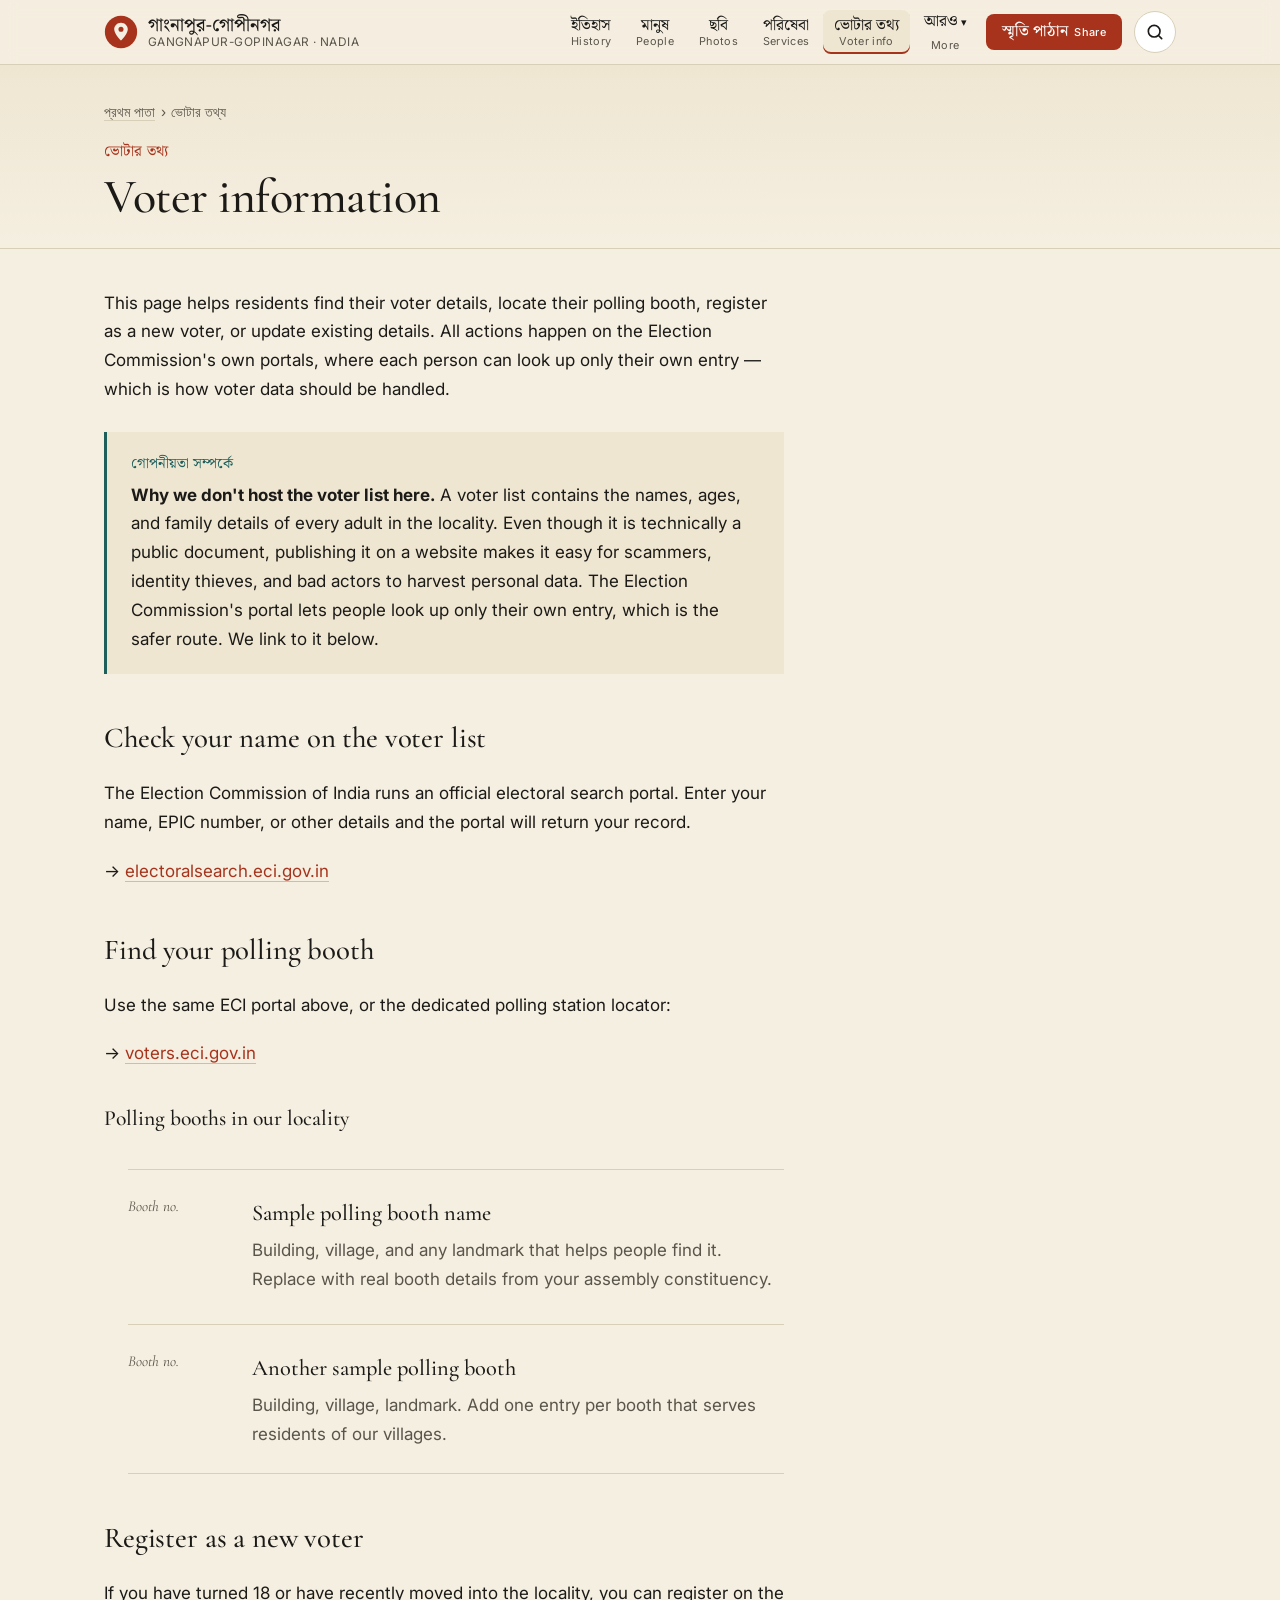
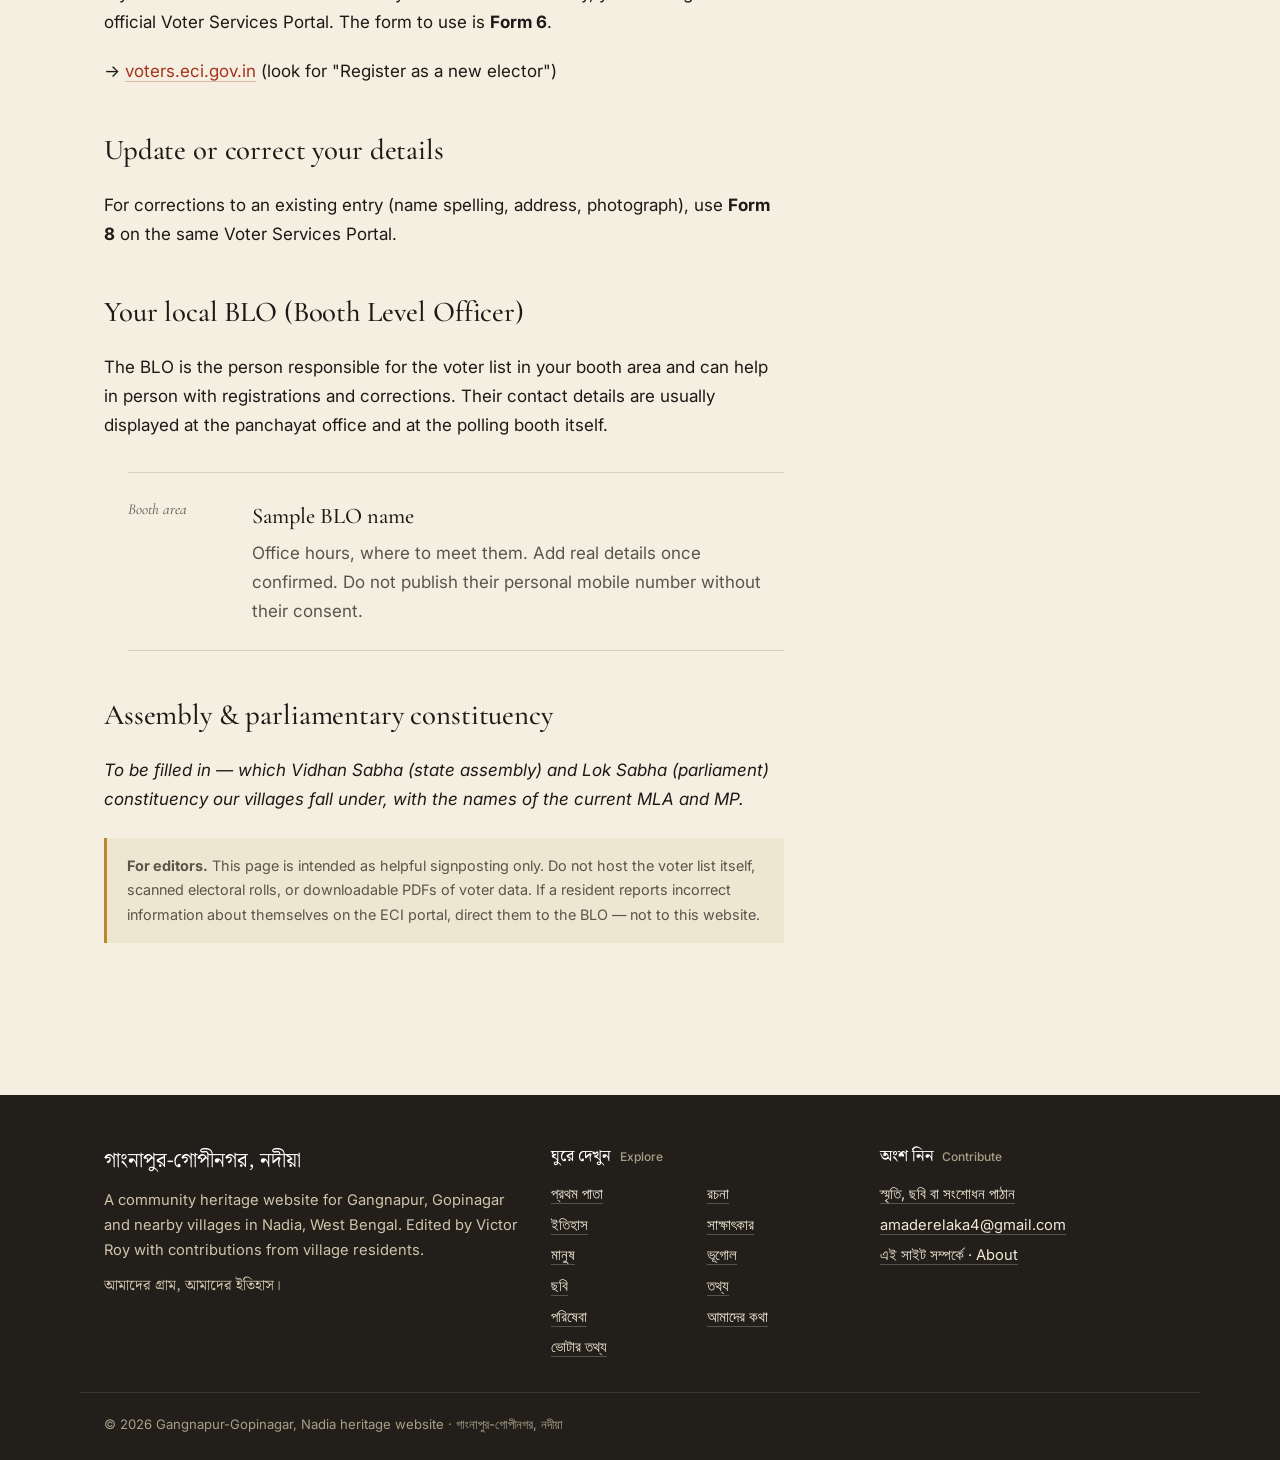
<file: voter.html>
<!DOCTYPE html>
<html lang="en">
<head>
<meta charset="UTF-8">
<meta name="viewport" content="width=device-width, initial-scale=1">
<title>Voter information for Gangnapur and Gopinagar | ভোটার তথ্য</title>
<meta name="description" content="How residents of Gangnapur, Gopinagar and nearby villages in Nadia can check the voter list, find their polling booth and register, using official Election Commission portals.">
<link rel="canonical" href="https://gangnapur-gopinagar.github.io/voter.html">
<meta property="og:type" content="website">
<meta property="og:site_name" content="Gangnapur-Gopinagar, Nadia | গাংনাপুর-গোপীনগর, নদীয়া">
<meta property="og:title" content="Voter information for Gangnapur and Gopinagar | ভোটার তথ্য">
<meta property="og:description" content="How residents of Gangnapur, Gopinagar and nearby villages in Nadia can check the voter list, find their polling booth and register, using official Election Commission portals.">
<meta property="og:url" content="https://gangnapur-gopinagar.github.io/voter.html">
<meta property="og:image" content="https://gangnapur-gopinagar.github.io/images/GopinagarGangnapurHandDrawnMap.jpg">
<meta property="og:locale" content="bn_IN">
<meta property="og:locale:alternate" content="en_IN">
<meta name="twitter:card" content="summary_large_image">
<link rel="preconnect" href="https://fonts.googleapis.com">
<link rel="preconnect" href="https://fonts.gstatic.com" crossorigin>
<link href="https://fonts.googleapis.com/css2?family=Cormorant+Garamond:ital,wght@0,400;0,500;1,400&family=Inter:wght@400;500&family=Noto+Serif+Bengali:wght@400;500&display=swap" rel="stylesheet">
<link rel="stylesheet" href="css/style.css">
</head>
<body>

<a class="skip-link" href="#main">মূল অংশে যান · Skip to content</a>
<!-- ============================================================
     SHARED HEADER (same on every page; generated by the redesign)
     To mark the current page, add class="active" to its link.
     ============================================================ -->
<header class="site-header">
  <div class="wrap header-bar">
    <a class="brand" href="index.html" aria-label="Gangnapur-Gopinagar, Nadia: home">
      <svg viewBox="0 0 40 40" aria-hidden="true"><circle cx="20" cy="20" r="19" fill="#A8331C"/><path d="M20 9c-4.4 0-8 3.4-8 7.8 0 5.6 8 13.2 8 13.2s8-7.6 8-13.2C28 12.4 24.4 9 20 9zm0 10.8a3 3 0 110-6 3 3 0 010 6z" fill="#F5EFE1"/></svg>
      <span class="brand-text"><span class="brand-bn">গাংনাপুর-গোপীনগর</span><span class="brand-en">Gangnapur-Gopinagar · Nadia</span></span>
    </a>
    <nav id="site-nav" class="site-nav" aria-label="Primary">
      <ul>
        <li><a href="history.html"><span class="nb">ইতিহাস</span><span class="ne">History</span></a></li>
        <li><a href="people.html"><span class="nb">মানুষ</span><span class="ne">People</span></a></li>
        <li><a href="gallery.html"><span class="nb">ছবি</span><span class="ne">Photos</span></a></li>
        <li><a href="services.html"><span class="nb">পরিষেবা</span><span class="ne">Services</span></a></li>
        <li><a href="voter.html" class="active" aria-current="page"><span class="nb">ভোটার তথ্য</span><span class="ne">Voter info</span></a></li>
        <li class="nav-more">
          <button type="button" class="more-btn" aria-expanded="false"><span class="nb">আরও</span><span class="ne">More</span></button>
          <ul class="more-menu">
            <li><a href="writings.html"><span class="nb">রচনা</span><span class="ne">Writings</span></a></li>
            <li><a href="interviews.html"><span class="nb">সাক্ষাৎকার</span><span class="ne">Interviews</span></a></li>
            <li><a href="geography.html"><span class="nb">ভূগোল</span><span class="ne">Geography</span></a></li>
            <li><a href="facts.html"><span class="nb">তথ্য</span><span class="ne">Facts</span></a></li>
            <li><a href="about.html"><span class="nb">আমাদের কথা</span><span class="ne">About</span></a></li>
          </ul>
        </li>
        <li class="nav-cta"><a class="btn" href="community.html"><span class="nb">স্মৃতি পাঠান</span><span class="ne">Share</span></a></li>
      </ul>
    </nav>
    <button type="button" class="icon-btn search-toggle" aria-label="খুঁজুন · Search" aria-controls="site-search" aria-expanded="false"><svg viewBox="0 0 24 24" fill="none" stroke="currentColor" stroke-width="2" stroke-linecap="round" aria-hidden="true"><circle cx="11" cy="11" r="7"/><path d="M20 20l-3.5-3.5"/></svg></button>
    <button type="button" class="icon-btn menu-toggle" aria-label="মেনু · Menu" aria-controls="site-nav" aria-expanded="false"><svg viewBox="0 0 24 24" fill="none" stroke="currentColor" stroke-width="2" stroke-linecap="round" aria-hidden="true"><path d="M4 7h16M4 12h16M4 17h16"/></svg></button>
  </div>
  <div id="site-search" class="search-panel" hidden>
    <div class="wrap">
      <form class="search-form" role="search" data-results="#search-results-top">
        <label class="visually-hidden" for="q-top">Search this site</label>
        <input id="q-top" type="search" autocomplete="off" placeholder="খুঁজুন: দেবলগড়, স্কুল, ভোটার… · Search">
        <button type="submit">খুঁজুন</button>
      </form>
      <div id="search-results-top" class="search-results" aria-live="polite"></div>
    </div>
  </div>
</header>
<!-- END SHARED HEADER --><main id="main">

  <header class="page-head">
    <div class="wrap">
      <nav class="breadcrumb" aria-label="Breadcrumb"><a href="index.html">প্রথম পাতা</a><span aria-hidden="true">›</span><span>ভোটার তথ্য</span></nav>
      <p class="page-eyebrow">ভোটার তথ্য</p>
      <h1 class="page-title">Voter information</h1>
    </div>
  </header>

  <div class="wrap">
    <article class="prose">

      <p>
        This page helps residents find their voter details, locate their polling booth, register as a new voter, or update existing details. All actions happen on the Election Commission's own portals, where each person can look up only their own entry &mdash; which is how voter data should be handled.
      </p>

      <div class="aside-box">
        <span class="bangla">গোপনীয়তা সম্পর্কে</span>
        <strong>Why we don't host the voter list here.</strong> A voter list contains the names, ages, and family details of every adult in the locality. Even though it is technically a public document, publishing it on a website makes it easy for scammers, identity thieves, and bad actors to harvest personal data. The Election Commission's portal lets people look up only their own entry, which is the safer route. We link to it below.
      </div>

      <h2>Check your name on the voter list</h2>
      <p>
        The Election Commission of India runs an official electoral search portal. Enter your name, EPIC number, or other details and the portal will return your record.
      </p>
      <p>
        &rarr; <a href="https://electoralsearch.eci.gov.in/" target="_blank" rel="noopener">electoralsearch.eci.gov.in</a>
      </p>

      <h2>Find your polling booth</h2>
      <p>
        Use the same ECI portal above, or the dedicated polling station locator:
      </p>
      <p>
        &rarr; <a href="https://voters.eci.gov.in/" target="_blank" rel="noopener">voters.eci.gov.in</a>
      </p>

      <h3>Polling booths in our locality</h3>
      <ul class="entry-list">

        <li>
          <div class="entry-meta">Booth no.</div>
          <div class="entry-body">
            <h3>Sample polling booth name</h3>
            <p>Building, village, and any landmark that helps people find it. Replace with real booth details from your assembly constituency.</p>
          </div>
        </li>

        <li>
          <div class="entry-meta">Booth no.</div>
          <div class="entry-body">
            <h3>Another sample polling booth</h3>
            <p>Building, village, landmark. Add one entry per booth that serves residents of our villages.</p>
          </div>
        </li>

      </ul>

      <h2>Register as a new voter</h2>
      <p>
        If you have turned 18 or have recently moved into the locality, you can register on the official Voter Services Portal. The form to use is <strong>Form 6</strong>.
      </p>
      <p>
        &rarr; <a href="https://voters.eci.gov.in/" target="_blank" rel="noopener">voters.eci.gov.in</a> (look for "Register as a new elector")
      </p>

      <h2>Update or correct your details</h2>
      <p>
        For corrections to an existing entry (name spelling, address, photograph), use <strong>Form 8</strong> on the same Voter Services Portal.
      </p>

      <h2>Your local BLO (Booth Level Officer)</h2>
      <p>
        The BLO is the person responsible for the voter list in your booth area and can help in person with registrations and corrections. Their contact details are usually displayed at the panchayat office and at the polling booth itself.
      </p>
      <ul class="entry-list">
        <li>
          <div class="entry-meta">Booth area</div>
          <div class="entry-body">
            <h3>Sample BLO name</h3>
            <p>Office hours, where to meet them. Add real details once confirmed. Do not publish their personal mobile number without their consent.</p>
          </div>
        </li>
      </ul>

      <h2>Assembly &amp; parliamentary constituency</h2>
      <p>
        <em>To be filled in &mdash; which Vidhan Sabha (state assembly) and Lok Sabha (parliament) constituency our villages fall under, with the names of the current MLA and MP.</em>
      </p>

      <div class="note">
        <strong>For editors.</strong> This page is intended as helpful signposting only. Do not host the voter list itself, scanned electoral rolls, or downloadable PDFs of voter data. If a resident reports incorrect information about themselves on the ECI portal, direct them to the BLO &mdash; not to this website.
      </div>

    </article>
  </div>

</main>

<!-- ============================================================
     SHARED FOOTER (same on every page)
     ============================================================ -->
<footer class="site-footer">
  <div class="wrap footer-grid">
    <div>
      <p class="footer-brand">গাংনাপুর-গোপীনগর, নদীয়া</p>
      <p>A community heritage website for Gangnapur, Gopinagar and nearby villages in Nadia, West Bengal. Edited by Victor Roy with contributions from village residents.</p>
      <p class="bangla">আমাদের গ্রাম, আমাদের ইতিহাস।</p>
    </div>
    <div>
      <h2>ঘুরে দেখুন <span class="en">Explore</span></h2>
      <ul>
        <li><a href="index.html">প্রথম পাতা</a></li>
        <li><a href="history.html">ইতিহাস</a></li>
        <li><a href="people.html">মানুষ</a></li>
        <li><a href="gallery.html">ছবি</a></li>
        <li><a href="services.html">পরিষেবা</a></li>
        <li><a href="voter.html">ভোটার তথ্য</a></li>
        <li><a href="writings.html">রচনা</a></li>
        <li><a href="interviews.html">সাক্ষাৎকার</a></li>
        <li><a href="geography.html">ভূগোল</a></li>
        <li><a href="facts.html">তথ্য</a></li>
        <li><a href="about.html">আমাদের কথা</a></li>
      </ul>
    </div>
    <div class="contribute">
      <h2>অংশ নিন <span class="en">Contribute</span></h2>
      <ul>
        <li><a href="community.html">স্মৃতি, ছবি বা সংশোধন পাঠান</a></li>
        <li><a href="mailto:amaderelaka4@gmail.com">amaderelaka4@gmail.com</a></li>
        <li><a href="about.html">এই সাইট সম্পর্কে · About</a></li>
      </ul>
    </div>
  </div>
  <div class="wrap footer-base">© <span id="year"></span> Gangnapur-Gopinagar, Nadia heritage website · গাংনাপুর-গোপীনগর, নদীয়া</div>
</footer>
<button type="button" class="to-top" aria-label="উপরে যান · Back to top" hidden>↑</button>
<script src="js/site.js" defer></script>
<!-- END SHARED FOOTER --></body>
</html>
</file>
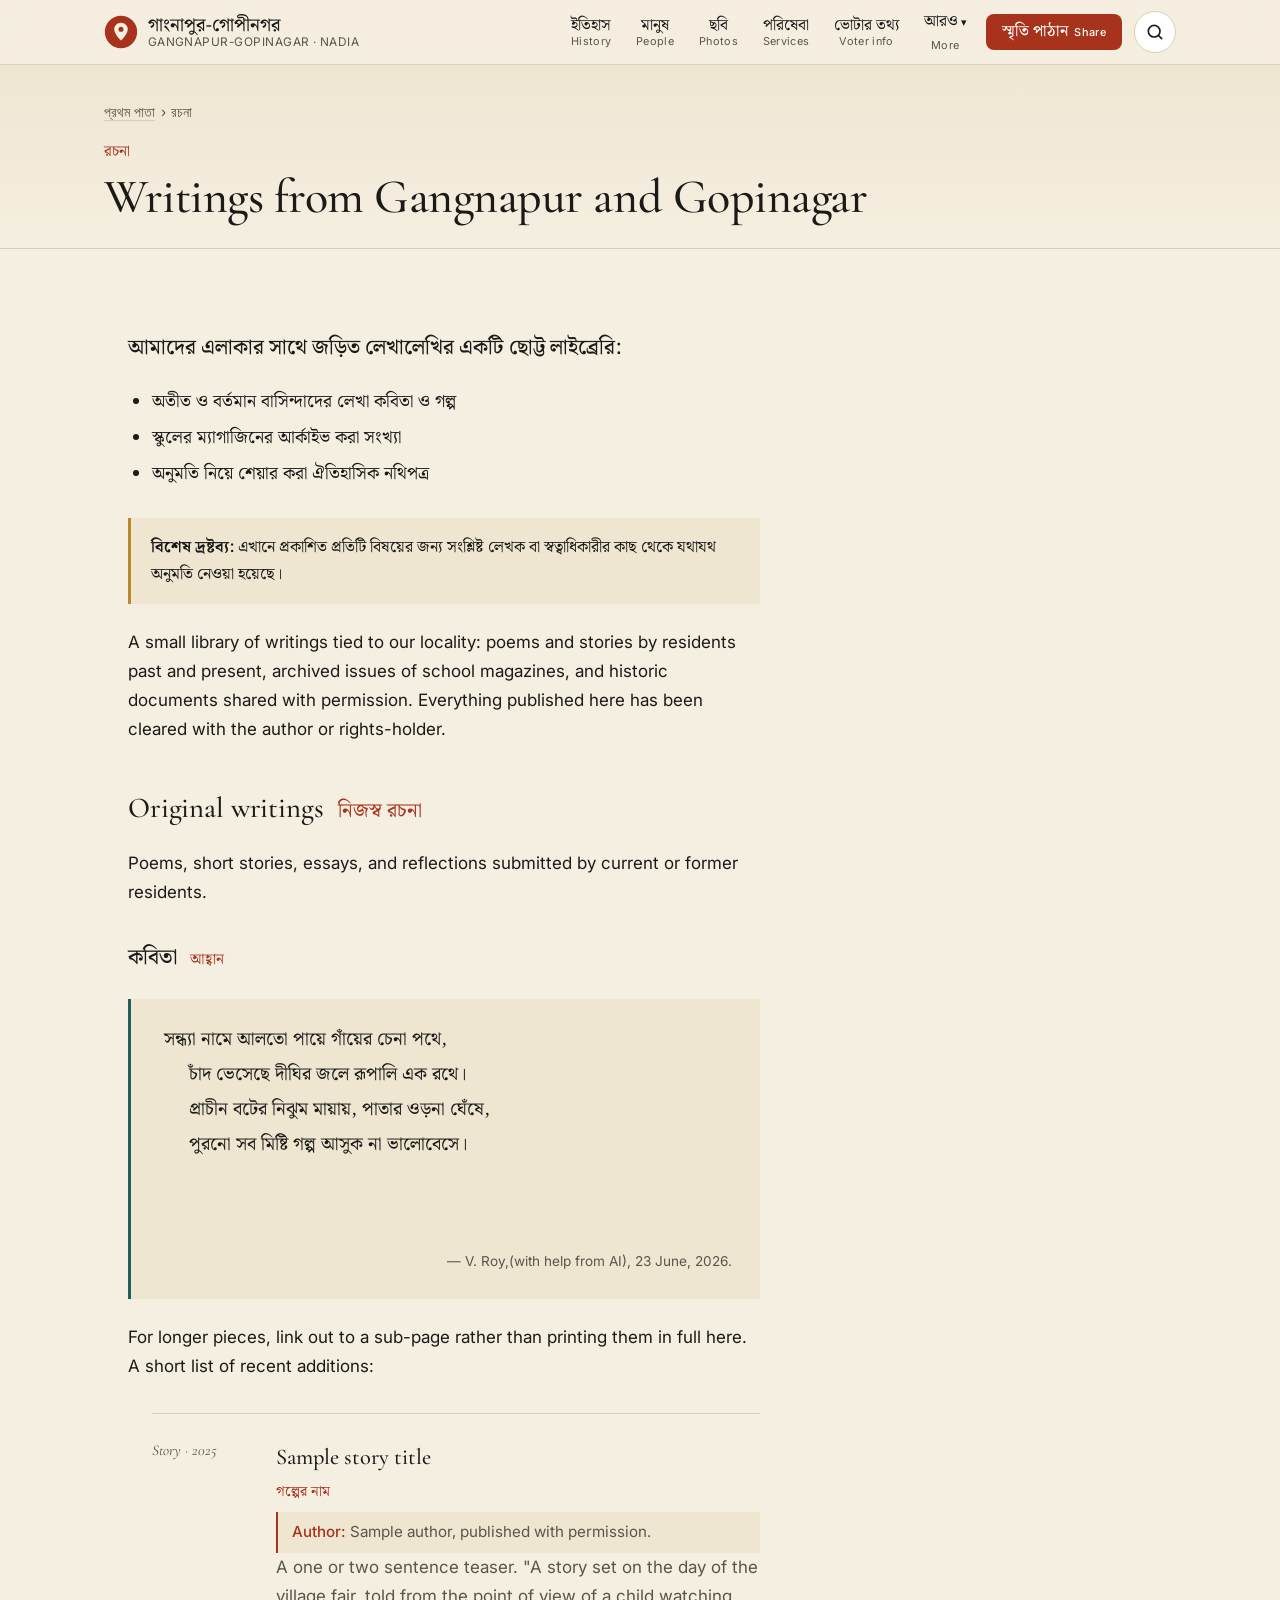
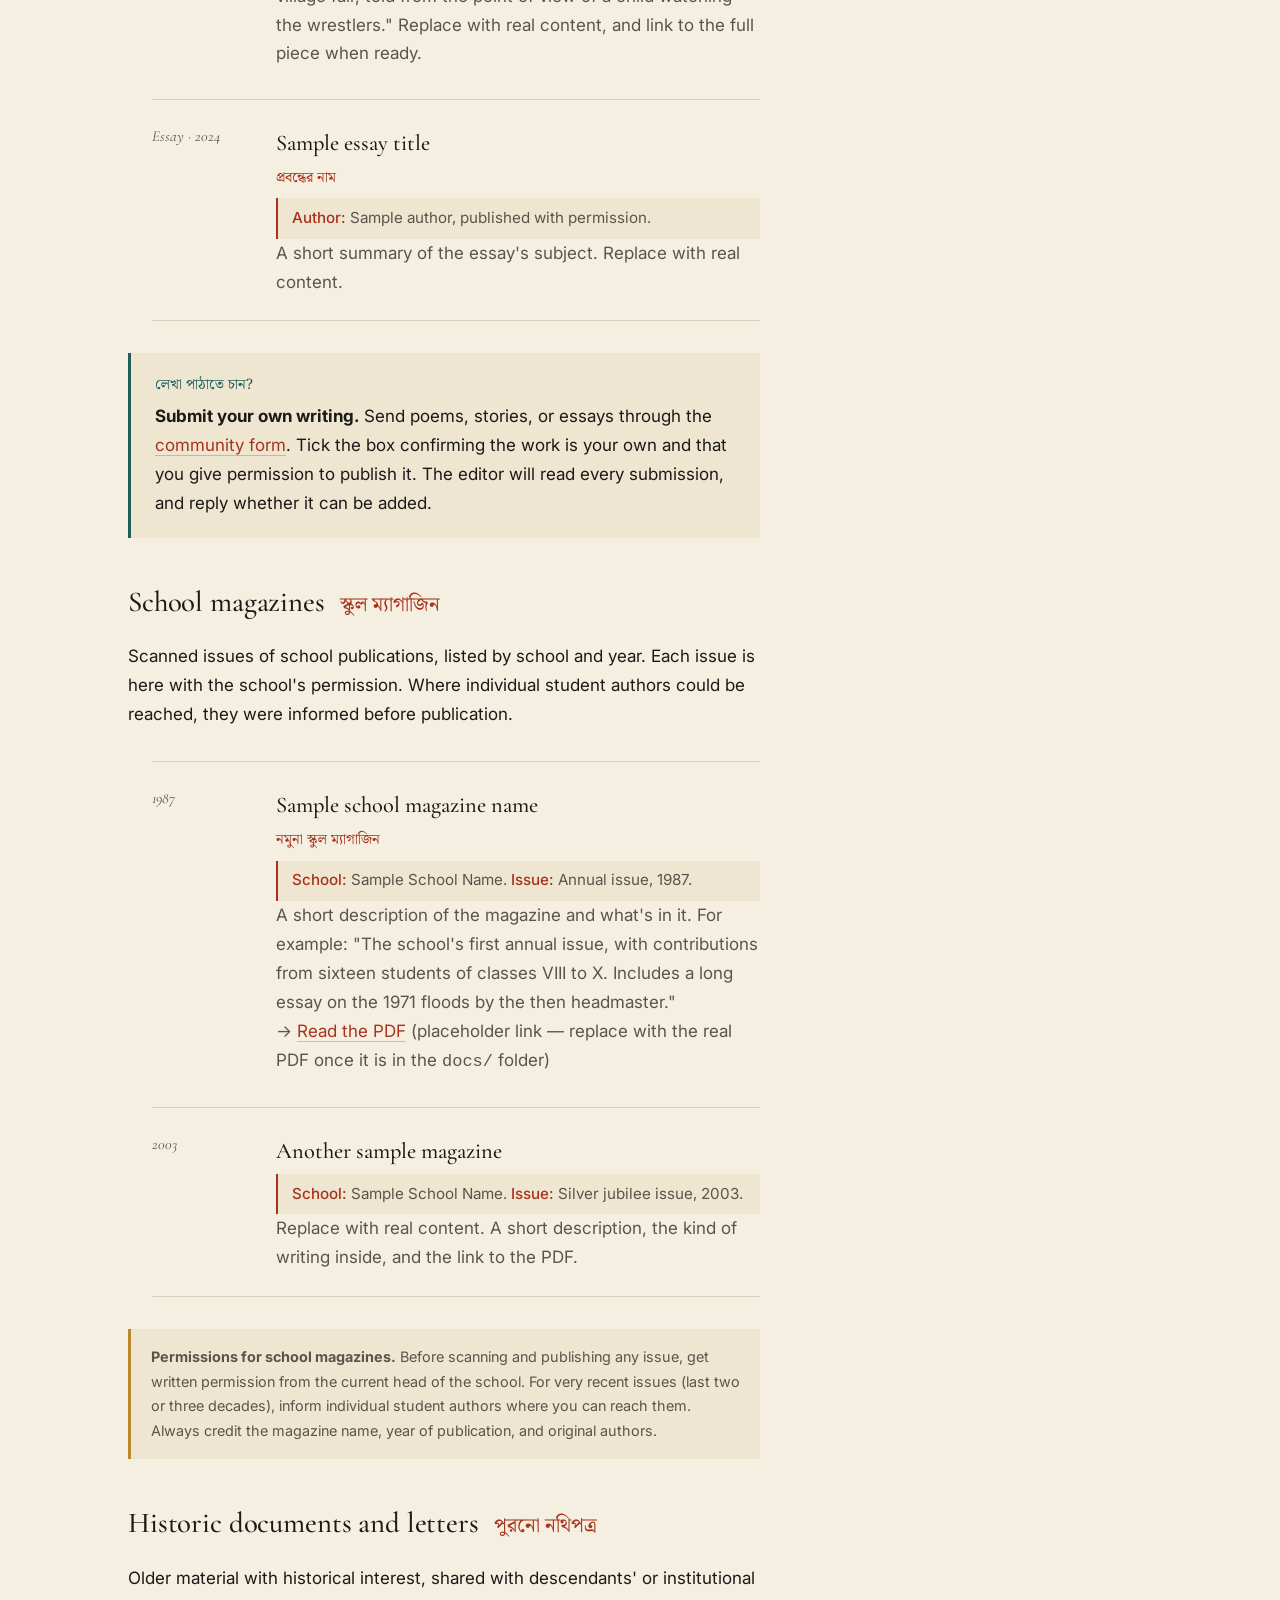
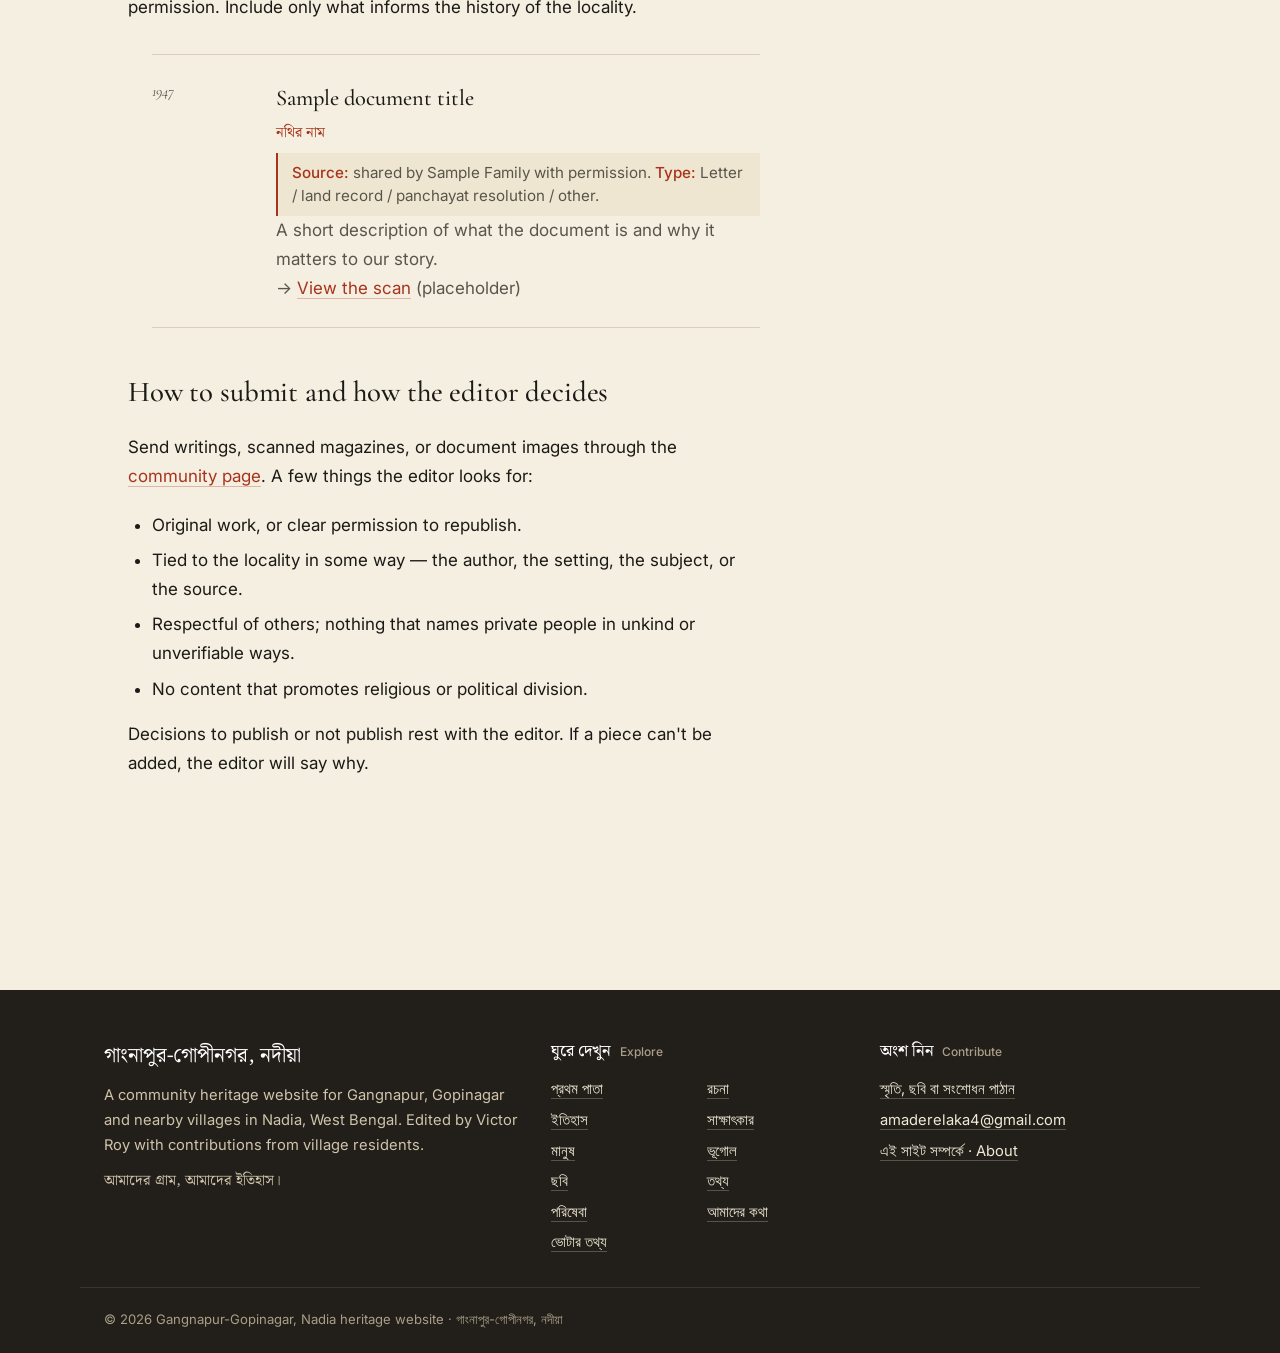
<file: writings.html>
<!DOCTYPE html>
<html lang="en">
<head>
<meta charset="UTF-8">
<meta name="viewport" content="width=device-width, initial-scale=1">
<title>Writings from Gangnapur and Gopinagar | রচনা ও স্কুল ম্যাগাজিন</title>
<meta name="description" content="Poems, stories, school magazines and historic documents from Gangnapur, Gopinagar and nearby villages in Nadia, West Bengal.">
<link rel="canonical" href="https://gangnapur-gopinagar.github.io/writings.html">
<meta property="og:type" content="website">
<meta property="og:site_name" content="Gangnapur-Gopinagar, Nadia | গাংনাপুর-গোপীনগর, নদীয়া">
<meta property="og:title" content="Writings from Gangnapur and Gopinagar | রচনা ও স্কুল ম্যাগাজিন">
<meta property="og:description" content="Poems, stories, school magazines and historic documents from Gangnapur, Gopinagar and nearby villages in Nadia, West Bengal.">
<meta property="og:url" content="https://gangnapur-gopinagar.github.io/writings.html">
<meta property="og:image" content="https://gangnapur-gopinagar.github.io/images/GopinagarGangnapurHandDrawnMap.jpg">
<meta property="og:locale" content="bn_IN">
<meta property="og:locale:alternate" content="en_IN">
<meta name="twitter:card" content="summary_large_image">
<link rel="preconnect" href="https://fonts.googleapis.com">
<link rel="preconnect" href="https://fonts.gstatic.com" crossorigin>
<link href="https://fonts.googleapis.com/css2?family=Cormorant+Garamond:ital,wght@0,400;0,500;1,400&family=Inter:wght@400;500&family=Noto+Serif+Bengali:wght@400;500&display=swap" rel="stylesheet">
<link rel="stylesheet" href="css/style.css">
</head>
<body>

<a class="skip-link" href="#main">মূল অংশে যান · Skip to content</a>
<!-- ============================================================
     SHARED HEADER (same on every page; generated by the redesign)
     To mark the current page, add class="active" to its link.
     ============================================================ -->
<header class="site-header">
  <div class="wrap header-bar">
    <a class="brand" href="index.html" aria-label="Gangnapur-Gopinagar, Nadia: home">
      <svg viewBox="0 0 40 40" aria-hidden="true"><circle cx="20" cy="20" r="19" fill="#A8331C"/><path d="M20 9c-4.4 0-8 3.4-8 7.8 0 5.6 8 13.2 8 13.2s8-7.6 8-13.2C28 12.4 24.4 9 20 9zm0 10.8a3 3 0 110-6 3 3 0 010 6z" fill="#F5EFE1"/></svg>
      <span class="brand-text"><span class="brand-bn">গাংনাপুর-গোপীনগর</span><span class="brand-en">Gangnapur-Gopinagar · Nadia</span></span>
    </a>
    <nav id="site-nav" class="site-nav" aria-label="Primary">
      <ul>
        <li><a href="history.html"><span class="nb">ইতিহাস</span><span class="ne">History</span></a></li>
        <li><a href="people.html"><span class="nb">মানুষ</span><span class="ne">People</span></a></li>
        <li><a href="gallery.html"><span class="nb">ছবি</span><span class="ne">Photos</span></a></li>
        <li><a href="services.html"><span class="nb">পরিষেবা</span><span class="ne">Services</span></a></li>
        <li><a href="voter.html"><span class="nb">ভোটার তথ্য</span><span class="ne">Voter info</span></a></li>
        <li class="nav-more">
          <button type="button" class="more-btn" aria-expanded="false"><span class="nb">আরও</span><span class="ne">More</span></button>
          <ul class="more-menu">
            <li><a href="writings.html" class="active" aria-current="page"><span class="nb">রচনা</span><span class="ne">Writings</span></a></li>
            <li><a href="interviews.html"><span class="nb">সাক্ষাৎকার</span><span class="ne">Interviews</span></a></li>
            <li><a href="geography.html"><span class="nb">ভূগোল</span><span class="ne">Geography</span></a></li>
            <li><a href="facts.html"><span class="nb">তথ্য</span><span class="ne">Facts</span></a></li>
            <li><a href="about.html"><span class="nb">আমাদের কথা</span><span class="ne">About</span></a></li>
          </ul>
        </li>
        <li class="nav-cta"><a class="btn" href="community.html"><span class="nb">স্মৃতি পাঠান</span><span class="ne">Share</span></a></li>
      </ul>
    </nav>
    <button type="button" class="icon-btn search-toggle" aria-label="খুঁজুন · Search" aria-controls="site-search" aria-expanded="false"><svg viewBox="0 0 24 24" fill="none" stroke="currentColor" stroke-width="2" stroke-linecap="round" aria-hidden="true"><circle cx="11" cy="11" r="7"/><path d="M20 20l-3.5-3.5"/></svg></button>
    <button type="button" class="icon-btn menu-toggle" aria-label="মেনু · Menu" aria-controls="site-nav" aria-expanded="false"><svg viewBox="0 0 24 24" fill="none" stroke="currentColor" stroke-width="2" stroke-linecap="round" aria-hidden="true"><path d="M4 7h16M4 12h16M4 17h16"/></svg></button>
  </div>
  <div id="site-search" class="search-panel" hidden>
    <div class="wrap">
      <form class="search-form" role="search" data-results="#search-results-top">
        <label class="visually-hidden" for="q-top">Search this site</label>
        <input id="q-top" type="search" autocomplete="off" placeholder="খুঁজুন: দেবলগড়, স্কুল, ভোটার… · Search">
        <button type="submit">খুঁজুন</button>
      </form>
      <div id="search-results-top" class="search-results" aria-live="polite"></div>
    </div>
  </div>
</header>
<!-- END SHARED HEADER --><main id="main">

  <header class="page-head">
    <div class="wrap">
      <nav class="breadcrumb" aria-label="Breadcrumb"><a href="index.html">প্রথম পাতা</a><span aria-hidden="true">›</span><span>রচনা</span></nav>
      <p class="page-eyebrow">রচনা</p>
      <h1 class="page-title">Writings from Gangnapur and Gopinagar</h1>
    </div>
  </header>

  <div class="wrap">
    <article class="prose">
<div class="wrap">
    <article class="prose">

      <p lang="bn" style="font-weight: 500;">
        আমাদের এলাকার সাথে জড়িত লেখালেখির একটি ছোট্ট লাইব্রেরি:
      </p>
      
      <ul style="font-family: var(--bangla); margin-bottom: 1.75rem; font-size: 1.1rem;">
        <li>অতীত ও বর্তমান বাসিন্দাদের লেখা কবিতা ও গল্প</li>
        <li>স্কুলের ম্যাগাজিনের আর্কাইভ করা সংখ্যা</li>
        <li>অনুমতি নিয়ে শেয়ার করা ঐতিহাসিক নথিপত্র</li>
      </ul>

      <div class="note" style="font-family: var(--bangla); font-size: 1rem; color: var(--ink);">
        <strong>বিশেষ দ্রষ্টব্য:</strong> এখানে প্রকাশিত প্রতিটি বিষয়ের জন্য সংশ্লিষ্ট লেখক বা স্বত্বাধিকারীর কাছ থেকে যথাযথ অনুমতি নেওয়া হয়েছে।
      </div>
      <p>
        A small library of writings tied to our locality: poems and stories by residents past and present, archived issues of school magazines, and historic documents shared with permission. Everything published here has been cleared with the author or rights-holder.
      </p>

      <h2>Original writings <span class="bangla-inline">নিজস্ব রচনা</span></h2>
      <p>
        Poems, short stories, essays, and reflections submitted by current or former residents.
      </p>

      <!-- EDIT: a sample poem displayed in full -->
      <h3> কবিতা <span class="bangla-inline">আহ্বান</span></h3>
      <div class="poem"> সন্ধ্যা নামে আলতো পায়ে গাঁয়ের চেনা পথে,
      চাঁদ ভেসেছে দীঘির জলে রূপালি এক রথে।
      প্রাচীন বটের নিঝুম মায়ায়, পাতার ওড়না ঘেঁষে,
      পুরনো সব মিষ্টি গল্প আসুক না ভালোবেসে।
        

<span class="poem-attribution">— V. Roy,(with help from AI), 23 June, 2026.</span></div>

      <p>For longer pieces, link out to a sub-page rather than printing them in full here. A short list of recent additions:</p>

      <ul class="entry-list">
        <li>
          <div class="entry-meta">Story · 2025</div>
          <div class="entry-body">
            <h3>Sample story title</h3>
            <span class="bangla">গল্পের নাম</span>
            <p class="remembered-for"><strong>Author:</strong> Sample author, published with permission.</p>
            <p>A one or two sentence teaser. "A story set on the day of the village fair, told from the point of view of a child watching the wrestlers." Replace with real content, and link to the full piece when ready.</p>
          </div>
        </li>
        <li>
          <div class="entry-meta">Essay · 2024</div>
          <div class="entry-body">
            <h3>Sample essay title</h3>
            <span class="bangla">প্রবন্ধের নাম</span>
            <p class="remembered-for"><strong>Author:</strong> Sample author, published with permission.</p>
            <p>A short summary of the essay's subject. Replace with real content.</p>
          </div>
        </li>
      </ul>

      <div class="aside-box">
        <span class="bangla">লেখা পাঠাতে চান?</span>
        <strong>Submit your own writing.</strong> Send poems, stories, or essays through the <a href="community.html">community form</a>. Tick the box confirming the work is your own and that you give permission to publish it. The editor will read every submission, and reply whether it can be added.
      </div>

      <h2>School magazines <span class="bangla-inline">স্কুল ম্যাগাজিন</span></h2>
      <p>
        Scanned issues of school publications, listed by school and year. Each issue is here with the school's permission. Where individual student authors could be reached, they were informed before publication.
      </p>

      <ul class="entry-list">
        <li>
          <div class="entry-meta">1987</div>
          <div class="entry-body">
            <h3>Sample school magazine name</h3>
            <span class="bangla">নমুনা স্কুল ম্যাগাজিন</span>
            <p class="remembered-for"><strong>School:</strong> Sample School Name. <strong>Issue:</strong> Annual issue, 1987.</p>
            <p>A short description of the magazine and what's in it. For example: "The school's first annual issue, with contributions from sixteen students of classes VIII to X. Includes a long essay on the 1971 floods by the then headmaster."</p>
            <p>&rarr; <a href="docs/sample-magazine-1987.pdf">Read the PDF</a> (placeholder link &mdash; replace with the real PDF once it is in the <code>docs/</code> folder)</p>
          </div>
        </li>
        <li>
          <div class="entry-meta">2003</div>
          <div class="entry-body">
            <h3>Another sample magazine</h3>
            <p class="remembered-for"><strong>School:</strong> Sample School Name. <strong>Issue:</strong> Silver jubilee issue, 2003.</p>
            <p>Replace with real content. A short description, the kind of writing inside, and the link to the PDF.</p>
          </div>
        </li>
      </ul>

      <div class="note">
        <strong>Permissions for school magazines.</strong> Before scanning and publishing any issue, get written permission from the current head of the school. For very recent issues (last two or three decades), inform individual student authors where you can reach them. Always credit the magazine name, year of publication, and original authors.
      </div>

      <h2>Historic documents and letters <span class="bangla-inline">পুরনো নথিপত্র</span></h2>
      <p>
        Older material with historical interest, shared with descendants' or institutional permission. Include only what informs the history of the locality.
      </p>

      <ul class="entry-list">
        <li>
          <div class="entry-meta">1947</div>
          <div class="entry-body">
            <h3>Sample document title</h3>
            <span class="bangla">নথির নাম</span>
            <p class="remembered-for"><strong>Source:</strong> shared by Sample Family with permission. <strong>Type:</strong> Letter / land record / panchayat resolution / other.</p>
            <p>A short description of what the document is and why it matters to our story.</p>
            <p>&rarr; <a href="docs/sample-document-1947.pdf">View the scan</a> (placeholder)</p>
          </div>
        </li>
      </ul>

      <h2>How to submit and how the editor decides</h2>
      <p>
        Send writings, scanned magazines, or document images through the <a href="community.html">community page</a>. A few things the editor looks for:
      </p>
      <ul>
        <li>Original work, or clear permission to republish.</li>
        <li>Tied to the locality in some way &mdash; the author, the setting, the subject, or the source.</li>
        <li>Respectful of others; nothing that names private people in unkind or unverifiable ways.</li>
        <li>No content that promotes religious or political division.</li>
      </ul>
      <p>
        Decisions to publish or not publish rest with the editor. If a piece can't be added, the editor will say why.
      </p>

    </article>
  </div>

</main>

<!-- ============================================================
     SHARED FOOTER (same on every page)
     ============================================================ -->
<footer class="site-footer">
  <div class="wrap footer-grid">
    <div>
      <p class="footer-brand">গাংনাপুর-গোপীনগর, নদীয়া</p>
      <p>A community heritage website for Gangnapur, Gopinagar and nearby villages in Nadia, West Bengal. Edited by Victor Roy with contributions from village residents.</p>
      <p class="bangla">আমাদের গ্রাম, আমাদের ইতিহাস।</p>
    </div>
    <div>
      <h2>ঘুরে দেখুন <span class="en">Explore</span></h2>
      <ul>
        <li><a href="index.html">প্রথম পাতা</a></li>
        <li><a href="history.html">ইতিহাস</a></li>
        <li><a href="people.html">মানুষ</a></li>
        <li><a href="gallery.html">ছবি</a></li>
        <li><a href="services.html">পরিষেবা</a></li>
        <li><a href="voter.html">ভোটার তথ্য</a></li>
        <li><a href="writings.html">রচনা</a></li>
        <li><a href="interviews.html">সাক্ষাৎকার</a></li>
        <li><a href="geography.html">ভূগোল</a></li>
        <li><a href="facts.html">তথ্য</a></li>
        <li><a href="about.html">আমাদের কথা</a></li>
      </ul>
    </div>
    <div class="contribute">
      <h2>অংশ নিন <span class="en">Contribute</span></h2>
      <ul>
        <li><a href="community.html">স্মৃতি, ছবি বা সংশোধন পাঠান</a></li>
        <li><a href="mailto:amaderelaka4@gmail.com">amaderelaka4@gmail.com</a></li>
        <li><a href="about.html">এই সাইট সম্পর্কে · About</a></li>
      </ul>
    </div>
  </div>
  <div class="wrap footer-base">© <span id="year"></span> Gangnapur-Gopinagar, Nadia heritage website · গাংনাপুর-গোপীনগর, নদীয়া</div>
</footer>
<button type="button" class="to-top" aria-label="উপরে যান · Back to top" hidden>↑</button>
<script src="js/site.js" defer></script>
<!-- END SHARED FOOTER --></body>
</html>
</file>
<file: css/style.css>
/* ============================================================
   STYLESHEET — Gangnapur & Gopinagar locality site
   ------------------------------------------------------------
   To change the colors of the whole site, edit the values
   inside the :root block below. Everything else inherits.
   ============================================================ */

:root {
  /* --- Palette --------------------------------------------- */
  --paper:      #F5EFE1;   /* main background, slightly aged */
  --paper-warm: #EFE6D2;   /* secondary surfaces */
  --surface:   #FFFFFF;    /* cards */
  --ink:       #1B1A17;    /* primary text */
  --ink-muted: #5A554B;    /* secondary text */
  --rule:      #D8CFB9;    /* hairline dividers */
  --alta:      #A8331C;    /* primary accent — Bengali alta red */
  --peacock:   #1E5F5C;    /* secondary accent — peacock teal */
  --gold:      #B98A2A;    /* tertiary accent — marigold */

  /* --- Type ----------------------------------------------- */
  --display:   "Cormorant Garamond", "Noto Serif Bengali", Georgia, serif;
  --bangla:    "Noto Serif Bengali", "Cormorant Garamond", serif;
  --body:      "Inter", system-ui, -apple-system, "Segoe UI", sans-serif;

  /* --- Spacing -------------------------------------------- */
  --max-width: 980px;
  --gutter:    1.5rem;
}

/* ============================================================
   Reset & base
   ============================================================ */
*, *::before, *::after { box-sizing: border-box; }
html { -webkit-text-size-adjust: 100%; }
body {
  margin: 0;
  background: var(--paper);
  color: var(--ink);
  font-family: var(--body);
  font-size: 17px;
  line-height: 1.7;
  -webkit-font-smoothing: antialiased;
  text-rendering: optimizeLegibility;
}
img { max-width: 100%; height: auto; display: block; }
a { color: var(--alta); text-decoration: none; border-bottom: 1px solid rgba(168, 51, 28, 0.3); transition: border-color .15s; }
a:hover { border-bottom-color: var(--alta); }

/* ============================================================
   Layout
   ============================================================ */
.wrap {
  max-width: var(--max-width);
  margin: 0 auto;
  padding: 0 var(--gutter);
}

/* ============================================================
   Header & navigation
   ============================================================ */
.site-header {
  padding: 2rem 0 1.25rem;
  border-bottom: 1px solid var(--rule);
}
.site-header .wrap {
  display: flex;
  flex-direction: column;
  gap: 1rem;
}
.site-title {
  font-family: var(--display);
  font-size: clamp(1.5rem, 3.5vw, 1.9rem);
  font-weight: 500;
  letter-spacing: -0.01em;
  margin: 0;
  line-height: 1.1;
}
.site-title .bangla {
  font-family: var(--bangla);
  display: block;
  font-size: 0.85em;
  font-weight: 400;
  color: var(--ink-muted);
  margin-top: 0.15rem;
}
.site-title a { color: var(--ink); border: none; }

.site-nav ul {
  list-style: none;
  margin: 0;
  padding: 0;
  display: flex;
  flex-wrap: wrap;
  gap: 0.25rem 1.25rem;
  font-size: 0.92rem;
}
.site-nav a {
  color: var(--ink-muted);
  border: none;
  padding: 0.15rem 0;
  border-bottom: 1px solid transparent;
}
.site-nav a:hover,
.site-nav a.active {
  color: var(--ink);
  border-bottom-color: var(--alta);
}

/* ============================================================
   Hero (homepage)
   ============================================================ */
/* Hero banner map */
.hero-map {
  margin: 0;
  padding: 1.5rem 0 0;
  background: var(--paper);
}
.hero-map-inner {
  max-width: 1180px;
  margin: 0 auto;
  padding: 0 var(--gutter);
}
.hero-map img {
  display: block;
  width: 100%;
  height: auto;
  border: 1px solid var(--rule);
}
.hero-map figcaption {
  font-family: var(--display);
  font-style: italic;
  font-size: 0.95rem;
  color: var(--ink-muted);
  text-align: center;
  margin-top: 0.75rem;
}
@media (max-width: 600px) {
  .hero-map { padding-top: 1rem; }
  .hero-map figcaption { font-size: 0.85rem; }
}
.hero {
  padding: 4rem 0 3rem;
  border-bottom: 1px solid var(--rule);
}
.hero-eyebrow {
  font-family: var(--bangla);
  font-size: 1rem;
  color: var(--alta);
  letter-spacing: 0.02em;
  margin: 0 0 0.5rem;
}
.hero-title {
  font-family: var(--display);
  font-size: clamp(2.4rem, 6vw, 4rem);
  line-height: 1.05;
  font-weight: 500;
  margin: 0 0 0.5rem;
  letter-spacing: -0.015em;
}
.hero-title .bangla {
  font-family: var(--bangla);
  display: block;
  font-size: 0.75em;
  font-weight: 400;
  color: var(--ink-muted);
  margin-top: 0.2rem;
}
.hero-lede {
  font-family: var(--display);
  font-style: italic;
  font-size: clamp(1.15rem, 2vw, 1.4rem);
  color: var(--ink-muted);
  max-width: 620px;
  margin: 1.25rem 0 0;
  line-height: 1.5;
}
.hero-lede .bangla {
  font-family: var(--bangla);
  font-style: normal;
  display: block;
  margin-top: 0.6rem;
  color: var(--alta);
  font-size: 0.95em;
}

/* ============================================================
   Page header (sub-pages)
   ============================================================ */
.page-head {
  padding: 3rem 0 1.5rem;
  border-bottom: 1px solid var(--rule);
}
.page-eyebrow {
  font-family: var(--bangla);
  font-size: 0.95rem;
  color: var(--alta);
  margin: 0 0 0.4rem;
  letter-spacing: 0.01em;
}
.page-title {
  font-family: var(--display);
  font-size: clamp(2rem, 4.5vw, 3rem);
  font-weight: 500;
  line-height: 1.1;
  margin: 0;
  letter-spacing: -0.01em;
}

/* ============================================================
   Ornament — alpana-inspired SVG section divider
   ============================================================ */
.ornament {
  display: flex;
  align-items: center;
  justify-content: center;
  margin: 3rem 0;
  color: var(--alta);
  opacity: 0.7;
}
.ornament svg { width: 64px; height: 18px; }

/* ============================================================
   Section grid (homepage cards)
   ============================================================ */
.section-grid {
  display: grid;
  grid-template-columns: repeat(auto-fit, minmax(240px, 1fr));
  gap: 1.25rem;
  margin: 2.5rem 0;
}
.section-card {
  background: var(--surface);
  border: 1px solid var(--rule);
  padding: 1.5rem 1.5rem 1.75rem;
  transition: border-color .2s, transform .2s;
  border-bottom: 3px solid var(--rule);
}
.section-card:hover {
  border-color: var(--ink-muted);
  border-bottom-color: var(--alta);
  transform: translateY(-2px);
}
.section-card a {
  color: var(--ink);
  border: none;
}
.section-card .bangla {
  font-family: var(--bangla);
  font-size: 0.85rem;
  color: var(--alta);
  display: block;
  margin-bottom: 0.4rem;
}
.section-card h3 {
  font-family: var(--display);
  font-size: 1.5rem;
  font-weight: 500;
  margin: 0 0 0.5rem;
  letter-spacing: -0.005em;
}
.section-card p {
  font-size: 0.95rem;
  color: var(--ink-muted);
  margin: 0;
  line-height: 1.55;
}

/* ============================================================
   Long-form prose (article pages)
   ============================================================ */
.prose {
  padding: 2.5rem 0 4rem;
  max-width: 680px;
}
.prose p {
  margin: 0 0 1.25rem;
}
.prose h2 {
  font-family: var(--display);
  font-size: 1.8rem;
  font-weight: 500;
  margin: 2.5rem 0 1rem;
  letter-spacing: -0.005em;
}
.prose h3 {
  font-family: var(--display);
  font-size: 1.35rem;
  font-weight: 500;
  margin: 2rem 0 0.75rem;
}
.prose blockquote {
  border-left: 3px solid var(--alta);
  margin: 1.5rem 0;
  padding: 0.25rem 0 0.25rem 1.25rem;
  font-family: var(--display);
  font-style: italic;
  font-size: 1.15rem;
  color: var(--ink-muted);
}
.prose ul, .prose ol { padding-left: 1.5rem; }
.prose li { margin-bottom: 0.4rem; }

/* Inline pull-out box for "did you know" etc. */
.aside-box {
  background: var(--paper-warm);
  padding: 1.25rem 1.5rem;
  margin: 1.75rem 0;
  border-left: 3px solid var(--peacock);
}
.aside-box .bangla {
  font-family: var(--bangla);
  color: var(--peacock);
  font-size: 0.9rem;
  display: block;
  margin-bottom: 0.25rem;
}

/* "Remembered for" line inside an entry */
.remembered-for {
  background: var(--paper-warm);
  padding: 0.55rem 0.9rem;
  margin: 0.5rem 0 0.75rem;
  border-left: 2px solid var(--alta);
  font-size: 0.95rem;
  color: var(--ink);
  line-height: 1.5;
}
.remembered-for strong {
  color: var(--alta);
  font-weight: 500;
}

/* Inline Bengali label next to an English heading (h2, h3) */
.bangla-inline {
  font-family: var(--bangla);
  font-weight: 400;
  font-size: 0.7em;
  color: var(--alta);
  margin-left: 0.5rem;
  letter-spacing: 0;
}

/* Poem display block on the Writings page */
.poem {
  background: var(--paper-warm);
  padding: 1.5rem 1.75rem;
  margin: 1.5rem 0;
  border-left: 3px solid var(--peacock);
  font-family: var(--bangla), var(--display);
  font-size: 1.15rem;
  line-height: 1.9;
  white-space: pre-wrap;
  color: var(--ink);
}
.poem .poem-attribution {
  display: block;
  font-family: var(--body);
  font-size: 0.85rem;
  color: var(--ink-muted);
  margin-top: 1rem;
  text-align: right;
  white-space: normal;
}
p[lang = "bn"],
.lang-block[data-lang="bn"] p {
  font-family: var(--bangla);
  font-size: 1.24em;
  line-height: 1.85;
}


/* ============================================================
   Person / place card list
   ============================================================ */
.entry-list {
  list-style: none;
  margin: 2rem 0;
  padding: 0;
}
.entry-list > li {
  display: grid;
  grid-template-columns: 100px 1fr;
  gap: 1.5rem;
  padding: 1.5rem 0;
  border-top: 1px solid var(--rule);
  align-items: start;
}
.entry-list > li:last-child {
  border-bottom: 1px solid var(--rule);
}
.entry-meta {
  font-family: var(--display);
  font-size: 0.95rem;
  color: var(--ink-muted);
  font-style: italic;
}
.entry-body h3 {
  font-family: var(--display);
  font-size: 1.4rem;
  font-weight: 500;
  margin: 0 0 0.25rem;
}
.entry-body .bangla {
  font-family: var(--bangla);
  font-size: 0.9rem;
  color: var(--alta);
  display: block;
  margin-bottom: 0.5rem;
}
.entry-body p {
  margin: 0;
  color: var(--ink-muted);
}

/* ============================================================
   Form (community submissions)
   ============================================================ */
.form-card {
  background: var(--surface);
  border: 1px solid var(--rule);
  padding: 2rem;
  margin: 2rem 0;
}
.form-card .field {
  display: flex;
  flex-direction: column;
  margin-bottom: 1.25rem;
}
.form-card label {
  font-size: 0.85rem;
  text-transform: uppercase;
  letter-spacing: 0.08em;
  color: var(--ink-muted);
  margin-bottom: 0.4rem;
  font-weight: 500;
}
.form-card input,
.form-card select,
.form-card textarea {
  font-family: var(--body);
  font-size: 1rem;
  padding: 0.7rem 0.85rem;
  background: var(--paper);
  border: 1px solid var(--rule);
  color: var(--ink);
  border-radius: 0;
  width: 100%;
}
.form-card input:focus,
.form-card select:focus,
.form-card textarea:focus {
  outline: 2px solid var(--peacock);
  outline-offset: 1px;
  border-color: var(--peacock);
}
.form-card textarea { min-height: 140px; resize: vertical; }
.form-card button {
  font-family: var(--body);
  font-size: 1rem;
  background: var(--ink);
  color: var(--paper);
  border: none;
  padding: 0.85rem 2rem;
  cursor: pointer;
  letter-spacing: 0.02em;
  transition: background .15s;
}
.form-card button:hover { background: var(--alta); }

.note {
  background: var(--paper-warm);
  border-left: 3px solid var(--gold);
  padding: 1rem 1.25rem;
  margin: 1.5rem 0;
  font-size: 0.9rem;
  color: var(--ink-muted);
}

/* Google Form iframe wrapper */
.form-embed {
  background: var(--surface);
  border: 1px solid var(--rule);
  margin: 2rem 0;
  padding: 0.5rem;
  overflow: hidden;
}
.form-embed iframe {
  width: 100%;
  display: block;
  background: var(--surface);
}

/* ============================================================
   Footer
   ============================================================ */
.site-footer {
  margin-top: 4rem;
  padding: 2.5rem 0;
  border-top: 1px solid var(--rule);
  font-size: 0.88rem;
  color: var(--ink-muted);
}
.site-footer .wrap {
  display: flex;
  justify-content: space-between;
  flex-wrap: wrap;
  gap: 1rem;
}
.site-footer .bangla { font-family: var(--bangla); }

/* ============================================================
   Responsive
   ============================================================ */
@media (max-width: 600px) {
  .entry-list > li {
    grid-template-columns: 1fr;
    gap: 0.5rem;
  }
  .form-card { padding: 1.5rem 1.25rem; }
  .hero { padding: 2.5rem 0 2rem; }
  .prose { padding: 1.5rem 0 3rem; }
}

/* ============================================================
   Accessibility — focus visibility & reduced motion
   ============================================================ */
:focus-visible {
  outline: 2px solid var(--peacock);
  outline-offset: 2px;
}
@media (prefers-reduced-motion: reduce) {
  *, *::before, *::after { transition: none !important; }
  .section-card:hover { transform: none; }
}

/* New addition for bengali english toggle */
.lang-toggle {
  display: inline-flex;
  gap: 0.5rem;
  margin: 1.5rem 0 2rem;
  border: 1px solid currentColor;
  border-radius: 999px;
  padding: 0.25rem;
}
.lang-toggle button {
  font-family: inherit;
  font-size: 0.95rem;
  border: none;
  background: none;
  padding: 0.4rem 1.1rem;
  border-radius: 999px;
  cursor: pointer;
  color: inherit;
  opacity: 0.6;
}

.lang-toggle button[aria-pressed="true"] {
  background: var(--alta);
  color: #fff;
  opacity: 1;
}
.lang-block[hidden] {
  display: none;
}

/* ============================================================
   VERSION 2 LAYOUT (Nov 2026)
   Sticky header, mobile menu, search, new home page, footer.
   Everything below overrides the older rules above.
   ============================================================ */
:root {
  --radius: 12px;
  --shadow: 0 1px 2px rgba(27,26,23,.06), 0 6px 20px rgba(27,26,23,.06);
  --header-h: 64px;
}
html { scroll-behavior: smooth; scroll-padding-top: calc(var(--header-h) + 12px); }
body.menu-open { overflow: hidden; }
.visually-hidden { position: absolute !important; width: 1px; height: 1px; overflow: hidden; clip: rect(0 0 0 0); white-space: nowrap; }
.skip-link { position: absolute; left: -999px; top: 0; background: var(--ink); color: #fff; padding: .6rem 1rem; z-index: 100; }
.skip-link:focus { left: 1rem; top: .5rem; }
.wrap { max-width: 1120px; }

/* ---------- header ---------- */
.site-header {
  position: sticky; top: 0; z-index: 50;
  padding: 0;
  background: rgba(245,239,225,.94);
  -webkit-backdrop-filter: saturate(1.4) blur(8px);
  backdrop-filter: saturate(1.4) blur(8px);
  border-bottom: 1px solid var(--rule);
}
.site-header .header-bar {
  display: flex; flex-direction: row; align-items: center; gap: .75rem;
  min-height: var(--header-h);
}
.brand { display: flex; align-items: center; gap: .6rem; border: none; color: var(--ink); margin-right: auto; }
.brand svg { width: 34px; height: 34px; flex: none; }
.brand-text { display: flex; flex-direction: column; line-height: 1.15; }
.brand-bn { font-family: var(--bangla); font-weight: 500; font-size: 1.15rem; }
.brand-en { font-size: .74rem; letter-spacing: .04em; color: var(--ink-muted); text-transform: uppercase; }

.site-nav > ul { display: flex; align-items: center; gap: .15rem; font-size: .95rem; flex-wrap: nowrap; }
.site-nav a, .more-btn {
  display: flex; flex-direction: column; align-items: center; line-height: 1.15;
  padding: .45rem .7rem; border-radius: 8px; border: none; color: var(--ink); cursor: pointer;
}
.site-nav .nb { font-family: var(--bangla); font-size: .98rem; }
.site-nav .ne { font-size: .68rem; color: var(--ink-muted); letter-spacing: .03em; }
.site-nav a:hover, .more-btn:hover { background: var(--paper-warm); border: none; }
.site-nav a.active { background: var(--paper-warm); box-shadow: inset 0 -2px 0 var(--alta); }
.nav-more { position: relative; }
.more-btn { font: inherit; background: none; border: none; }
.more-btn .nb::after { content: " ▾"; font-size: .7em; }
.more-menu {
  display: none; position: absolute; right: 0; top: calc(100% + 6px); min-width: 220px;
  list-style: none; margin: 0; padding: .4rem;
  background: var(--surface); border: 1px solid var(--rule); border-radius: var(--radius); box-shadow: var(--shadow);
}
.site-nav .more-menu { display: none; }
.site-nav .nav-more.open .more-menu { display: block; }
.more-menu a { flex-direction: row; justify-content: space-between; align-items: baseline; gap: 1rem; }
.btn {
  display: inline-flex; align-items: center; gap: .4rem;
  background: var(--alta); color: #fff; border: none; border-radius: 999px;
  padding: .6rem 1.15rem; font-weight: 500; font-size: .95rem; line-height: 1.2;
  transition: background .15s, transform .15s;
}
.btn:hover { background: #8b2914; color: #fff; border: none; transform: translateY(-1px); }
.btn-ghost { background: transparent; color: var(--ink); box-shadow: inset 0 0 0 1px var(--ink-muted); }
.btn-ghost:hover { background: var(--ink); color: var(--paper); }
.btn-light { background: var(--paper); color: var(--alta); }
.btn-light:hover { background: #fff; color: var(--alta); }
.site-nav .nav-cta a.btn { flex-direction: row; color: #fff; margin-left: .35rem; padding: .55rem 1rem; }
.site-nav .nav-cta a.btn:hover { background: #8b2914; }
.site-nav .nav-cta .nb, .site-nav .nav-cta .ne { color: #fff; }

.icon-btn {
  display: inline-flex; align-items: center; justify-content: center;
  width: 42px; height: 42px; border-radius: 50%;
  border: 1px solid var(--rule); background: var(--surface); color: var(--ink); cursor: pointer; flex: none;
}
.icon-btn:hover { border-color: var(--ink-muted); }
.icon-btn svg { width: 20px; height: 20px; }
.menu-toggle { display: none; }

.search-panel { border-top: 1px solid var(--rule); background: var(--paper); padding: 1rem 0 1.25rem; max-height: 75vh; overflow-y: auto; }
.search-form { display: flex; gap: .5rem; }
.search-form input {
  flex: 1; min-width: 0; font: inherit; font-size: 1rem;
  padding: .8rem 1.1rem; border: 1px solid var(--rule); border-radius: 999px; background: var(--surface); color: var(--ink);
}
.search-form input:focus { outline: 2px solid var(--peacock); outline-offset: 1px; }
.search-form button { font: inherit; border: none; border-radius: 999px; background: var(--ink); color: var(--paper); padding: 0 1.3rem; cursor: pointer; font-family: var(--bangla); }
.search-form button:hover { background: var(--alta); }
.search-status { color: var(--ink-muted); font-size: .92rem; margin: .8rem .4rem 0; }
.result-list { list-style: none; margin: .8rem 0 0; padding: 0; display: grid; gap: .5rem; }
.result-list a {
  display: block; border: 1px solid var(--rule); border-radius: 10px; background: var(--surface);
  padding: .7rem 1rem; color: var(--ink);
}
.result-list a:hover { border-color: var(--alta); }
.result-page { display: block; font-size: .75rem; color: var(--alta); letter-spacing: .03em; }
.result-title { display: block; font-weight: 500; font-family: var(--bangla); }
.result-snippet { display: block; font-size: .88rem; color: var(--ink-muted); line-height: 1.5; }
mark { background: #f6dd9a; color: inherit; padding: 0 .1em; border-radius: 3px; }

@media (max-width: 1000px) {
  .menu-toggle { display: inline-flex; }
  .site-nav {
    position: fixed; inset: var(--header-h) 0 0 0; background: var(--paper);
    padding: 1rem var(--gutter) 2rem; overflow-y: auto; display: none;
  }
  .site-nav.is-open { display: block; }
  .site-nav > ul { flex-direction: column; align-items: stretch; gap: .25rem; }
  .site-nav a, .more-btn { flex-direction: row; justify-content: space-between; align-items: baseline; padding: .85rem 1rem; background: var(--surface); border: 1px solid var(--rule); }
  .site-nav .nb { font-size: 1.1rem; }
  .site-nav .ne { font-size: .8rem; }
  .more-btn { display: none; }
  .nav-more { display: contents; }
  .site-nav .more-menu { display: grid; position: static; box-shadow: none; border: none; background: none; padding: 0; gap: .25rem; min-width: 0; }
  .site-nav .nav-cta a.btn { justify-content: center; margin: .5rem 0 0; padding: .9rem; border: none; }
}
@media (max-width: 420px) {
  .brand-en { font-size: .64rem; }
  .brand-bn { font-size: 1.02rem; }
  .brand svg { width: 28px; height: 28px; }
}

/* ---------- breadcrumb & page head ---------- */
.breadcrumb { font-size: .85rem; color: var(--ink-muted); margin: 0 0 .9rem; }
.breadcrumb a { color: var(--ink-muted); border-bottom-color: var(--rule); }
.breadcrumb span[aria-hidden] { margin: 0 .35rem; }
.page-head { padding: 2.25rem 0 1.5rem; background: linear-gradient(180deg, var(--paper-warm), var(--paper)); }
h1.page-title { font-family: var(--display); font-size: clamp(2rem, 4.5vw, 3rem); font-weight: 500; line-height: 1.1; margin: 0; }

/* ---------- home page ---------- */
.home-hero { padding: 2.5rem 0 2.5rem; background: radial-gradient(1200px 500px at 85% 0%, #efe2c4 0%, transparent 60%), var(--paper); border-bottom: 1px solid var(--rule); }
.hero-grid { display: grid; grid-template-columns: 1.05fr 1fr; gap: 2.5rem; align-items: center; }
.home-hero .hero-eyebrow { font-family: var(--bangla); color: var(--alta); margin: 0 0 .6rem; font-size: .98rem; }
.home-hero .hero-title { font-family: var(--bangla); font-weight: 500; font-size: clamp(2.2rem, 5.2vw, 3.6rem); line-height: 1.15; margin: 0; letter-spacing: 0; }
.hero-title-en { display: block; font-family: var(--display); font-size: .5em; color: var(--ink-muted); margin-top: .35rem; font-weight: 500; }
.home-hero .hero-lede { font-family: var(--bangla); font-style: normal; font-size: 1.1rem; color: var(--ink); margin: 1.1rem 0 1.4rem; max-width: 34rem; line-height: 1.75; }
.home-hero .hero-lede .en { display: block; font-family: var(--display); font-style: italic; color: var(--ink-muted); font-size: 1.05rem; margin-top: .3rem; line-height: 1.5; }
.hero-search input { padding: 1rem 1.25rem; font-size: 1.02rem; box-shadow: var(--shadow); }
.hero-search button { padding: 0 1.5rem; font-size: 1rem; }
.quick-chips { display: flex; flex-wrap: wrap; gap: .45rem; align-items: center; margin-top: .9rem; font-size: .88rem; color: var(--ink-muted); }
.quick-chips a { font-family: var(--bangla); border: 1px solid var(--rule); background: var(--surface); border-radius: 999px; padding: .3rem .8rem; color: var(--ink); }
.quick-chips a:hover { border-color: var(--alta); color: var(--alta); }
.home-hero .hero-map { margin: 0; padding: 0; background: none; }
.home-hero .hero-map img { border-radius: var(--radius); box-shadow: var(--shadow); border: 1px solid var(--rule); }
.home-hero .hero-map figcaption { font-family: var(--bangla); font-style: normal; font-size: .85rem; margin-top: .6rem; }

.facts-strip { background: var(--ink); color: var(--paper); }
.facts-strip .wrap { display: flex; flex-wrap: wrap; align-items: center; gap: 1rem 2rem; padding-top: 1rem; padding-bottom: 1rem; }
.facts-strip dl { display: flex; flex-wrap: wrap; gap: .75rem 2rem; margin: 0; flex: 1; }
.facts-strip dt { font-size: .72rem; letter-spacing: .06em; text-transform: uppercase; color: #cfc4ab; }
.facts-strip dd { margin: 0; font-family: var(--bangla); font-size: 1.05rem; }
.facts-strip a { color: #f6dd9a; border-bottom-color: rgba(246,221,154,.4); font-size: .92rem; white-space: nowrap; }

.home-section { padding-top: 3.25rem; }
.section-head { display: flex; justify-content: space-between; align-items: end; gap: 1rem; margin-bottom: 1.25rem; flex-wrap: wrap; }
.section-head h2 { font-family: var(--bangla); font-weight: 500; font-size: clamp(1.5rem, 3vw, 2rem); margin: 0; line-height: 1.2; }
.section-head h2 .en { display: block; font-family: var(--display); font-size: .6em; color: var(--ink-muted); }
.kicker { font-size: .75rem; letter-spacing: .08em; text-transform: uppercase; color: var(--alta); margin: 0 0 .3rem; font-weight: 500; }

.feature-card { display: grid; grid-template-columns: 1.1fr 1fr; background: var(--surface); border: 1px solid var(--rule); border-radius: var(--radius); overflow: hidden; box-shadow: var(--shadow); }
.feature-card img { width: 100%; height: 100%; object-fit: cover; min-height: 260px; }
.feature-body { padding: 2rem 2rem 2.2rem; display: flex; flex-direction: column; justify-content: center; }
.feature-body h3 { font-family: var(--bangla); font-weight: 500; font-size: 1.6rem; margin: 0; line-height: 1.3; }
.feature-body .en-sub { font-family: var(--display); font-style: italic; color: var(--ink-muted); margin: .2rem 0 .9rem; font-size: 1.1rem; }
.feature-body p { margin: 0 0 1.25rem; }
.feature-body p[lang="bn"] { font-family: var(--bangla); }
.feature-body .btn { align-self: flex-start; }

.explore-group + .explore-group { margin-top: 1.75rem; }
.group-label { font-family: var(--bangla); font-size: 1rem; color: var(--ink-muted); margin: 0 0 .7rem; display: flex; gap: .5rem; align-items: center; }
.group-label::after { content: ""; flex: 1; height: 1px; background: var(--rule); }
.card-grid { display: grid; grid-template-columns: repeat(auto-fill, minmax(230px, 1fr)); gap: 1rem; }
.tile {
  display: flex; gap: .9rem; align-items: flex-start;
  background: var(--surface); border: 1px solid var(--rule); border-radius: var(--radius);
  padding: 1.1rem 1.15rem; color: var(--ink); transition: border-color .15s, transform .15s, box-shadow .15s;
}
.tile:hover { border-color: var(--alta); transform: translateY(-2px); box-shadow: var(--shadow); }
.tile-icon { flex: none; width: 42px; height: 42px; border-radius: 10px; display: grid; place-items: center; background: var(--paper-warm); color: var(--alta); }
.tile-icon svg { width: 22px; height: 22px; }
.tile h3 { margin: 0; font-family: var(--bangla); font-weight: 500; font-size: 1.15rem; line-height: 1.3; }
.tile h3 .en { font-family: var(--body); font-size: .75rem; color: var(--ink-muted); margin-left: .35rem; font-weight: 400; }
.tile p { margin: .2rem 0 0; font-size: .88rem; color: var(--ink-muted); line-height: 1.5; }
.tile.practical .tile-icon { color: var(--peacock); }

.about-band { display: grid; grid-template-columns: 1fr 1fr; gap: 2rem; }
.about-band p { margin: 0 0 1rem; }
.about-band p[lang="bn"] { font-family: var(--bangla); font-size: 1.08rem; line-height: 1.85; }
.about-band .en-col p { color: var(--ink-muted); }

.photo-strip { display: grid; grid-template-columns: 2fr 1.3fr 1fr; gap: .75rem; }
.photo-strip figure { margin: 0; border-radius: var(--radius); overflow: hidden; background: var(--paper-warm); position: relative; }
.photo-strip img { width: 100%; height: 260px; object-fit: cover; transition: transform .3s; }
.photo-strip figure:hover img { transform: scale(1.03); }
.photo-strip figcaption { position: absolute; left: 0; right: 0; bottom: 0; padding: 1.5rem .8rem .6rem; color: #fff; font-family: var(--bangla); font-size: .88rem; background: linear-gradient(transparent, rgba(0,0,0,.65)); }

.cta-band { margin-top: 3.5rem; background: var(--peacock); color: #fff; }
.cta-band .wrap { display: flex; align-items: center; justify-content: space-between; gap: 1.5rem; flex-wrap: wrap; padding-top: 2.25rem; padding-bottom: 2.25rem; }
.cta-band h2 { font-family: var(--bangla); font-weight: 500; margin: 0; font-size: clamp(1.35rem, 3vw, 1.8rem); line-height: 1.3; }
.cta-band p { margin: .35rem 0 0; color: #d7e7e5; }

@media (max-width: 820px) {
  .hero-grid, .feature-card, .about-band { grid-template-columns: 1fr; }
  .home-hero { padding-top: 1.5rem; }
  .hero-grid { gap: 1.75rem; }
  .feature-card img { min-height: 200px; max-height: 260px; }
  .feature-body { padding: 1.4rem 1.3rem 1.6rem; }
  .photo-strip { grid-template-columns: 1fr 1fr; }
  .photo-strip figure:first-child { grid-column: 1 / -1; }
  .photo-strip img { height: 190px; }
}

/* ---------- gallery & lightbox ---------- */
.gallery-item { border-radius: var(--radius); overflow: hidden; }
.lightbox { position: fixed; inset: 0; z-index: 200; background: rgba(15,14,12,.92); display: grid; place-items: center; padding: 1.5rem; }
.lightbox[hidden] { display: none; }
.lightbox figure { margin: 0; max-width: 1100px; }
.lightbox img { max-height: 80vh; width: auto; margin: 0 auto; border-radius: 8px; }
.lightbox figcaption { color: #e9e2d0; text-align: center; margin-top: .8rem; font-family: var(--bangla); font-size: .95rem; }
.lightbox-close { position: absolute; top: 1rem; right: 1rem; width: 44px; height: 44px; border-radius: 50%; border: none; background: rgba(255,255,255,.12); color: #fff; font-size: 1.6rem; cursor: pointer; }

/* ---------- footer ---------- */
.site-footer { margin-top: 0; padding: 3rem 0 1.5rem; background: #221f1a; color: #cfc4ab; border-top: none; font-size: .92rem; }
.cta-band + .site-footer { margin-top: 0; }
main + .site-footer { margin-top: 4rem; }
.site-footer .footer-grid { display: grid; grid-template-columns: 1.4fr 1fr 1fr; gap: 2rem; }
.site-footer h2 { font-family: var(--bangla); font-weight: 500; font-size: 1rem; color: #fff; margin: 0 0 .75rem; }
.site-footer h2 .en { font-family: var(--body); font-size: .75rem; color: #a99f88; margin-left: .3rem; }
.site-footer ul { list-style: none; margin: 0; padding: 0; columns: 2; column-gap: 1rem; }
.site-footer .contribute ul { columns: 1; }
.site-footer li { margin-bottom: .35rem; break-inside: avoid; }
.site-footer a { color: #f1e9d6; border-bottom-color: rgba(241,233,214,.25); }
.site-footer a:hover { border-bottom-color: #f1e9d6; }
.footer-brand { font-family: var(--bangla); font-size: 1.3rem; color: #fff; margin: 0 0 .5rem; }
.site-footer p { margin: 0 0 .6rem; }
.site-footer .footer-base { display: block; margin-top: 2rem; padding-top: 1.25rem; border-top: 1px solid #3a352d; font-size: .82rem; color: #a99f88; }
@media (max-width: 760px) { .site-footer .footer-grid { grid-template-columns: 1fr; } }

.to-top { position: fixed; right: 1rem; bottom: 1rem; z-index: 40; width: 46px; height: 46px; border-radius: 50%; border: none; background: var(--ink); color: var(--paper); font-size: 1.2rem; cursor: pointer; box-shadow: var(--shadow); }
.to-top[hidden] { display: none; }

/* bigger tap targets and readable Bengali on phones */
@media (max-width: 600px) {
  body { font-size: 16.5px; }
  .prose { padding-top: 1.25rem; }
  .lang-toggle { margin: 1rem 0 1rem; }
}

/* layout fixes */
.hero-grid { align-items: start; }
.hero-grid > *, .feature-card > *, .about-band > * { min-width: 0; }
@media (max-width: 1000px) {
  /* a blurred header would trap the fixed menu inside it on phones */
  .site-header { -webkit-backdrop-filter: none; backdrop-filter: none; background: var(--paper); }
}
@media (max-width: 480px) {
  .hero-search button { padding: 0 1.1rem; }
  .search-form input { padding-left: 1rem; padding-right: .75rem; }
}
@media (max-width: 1000px) {
  .site-nav .nav-cta a.btn { background: var(--alta); }
}
</file>
